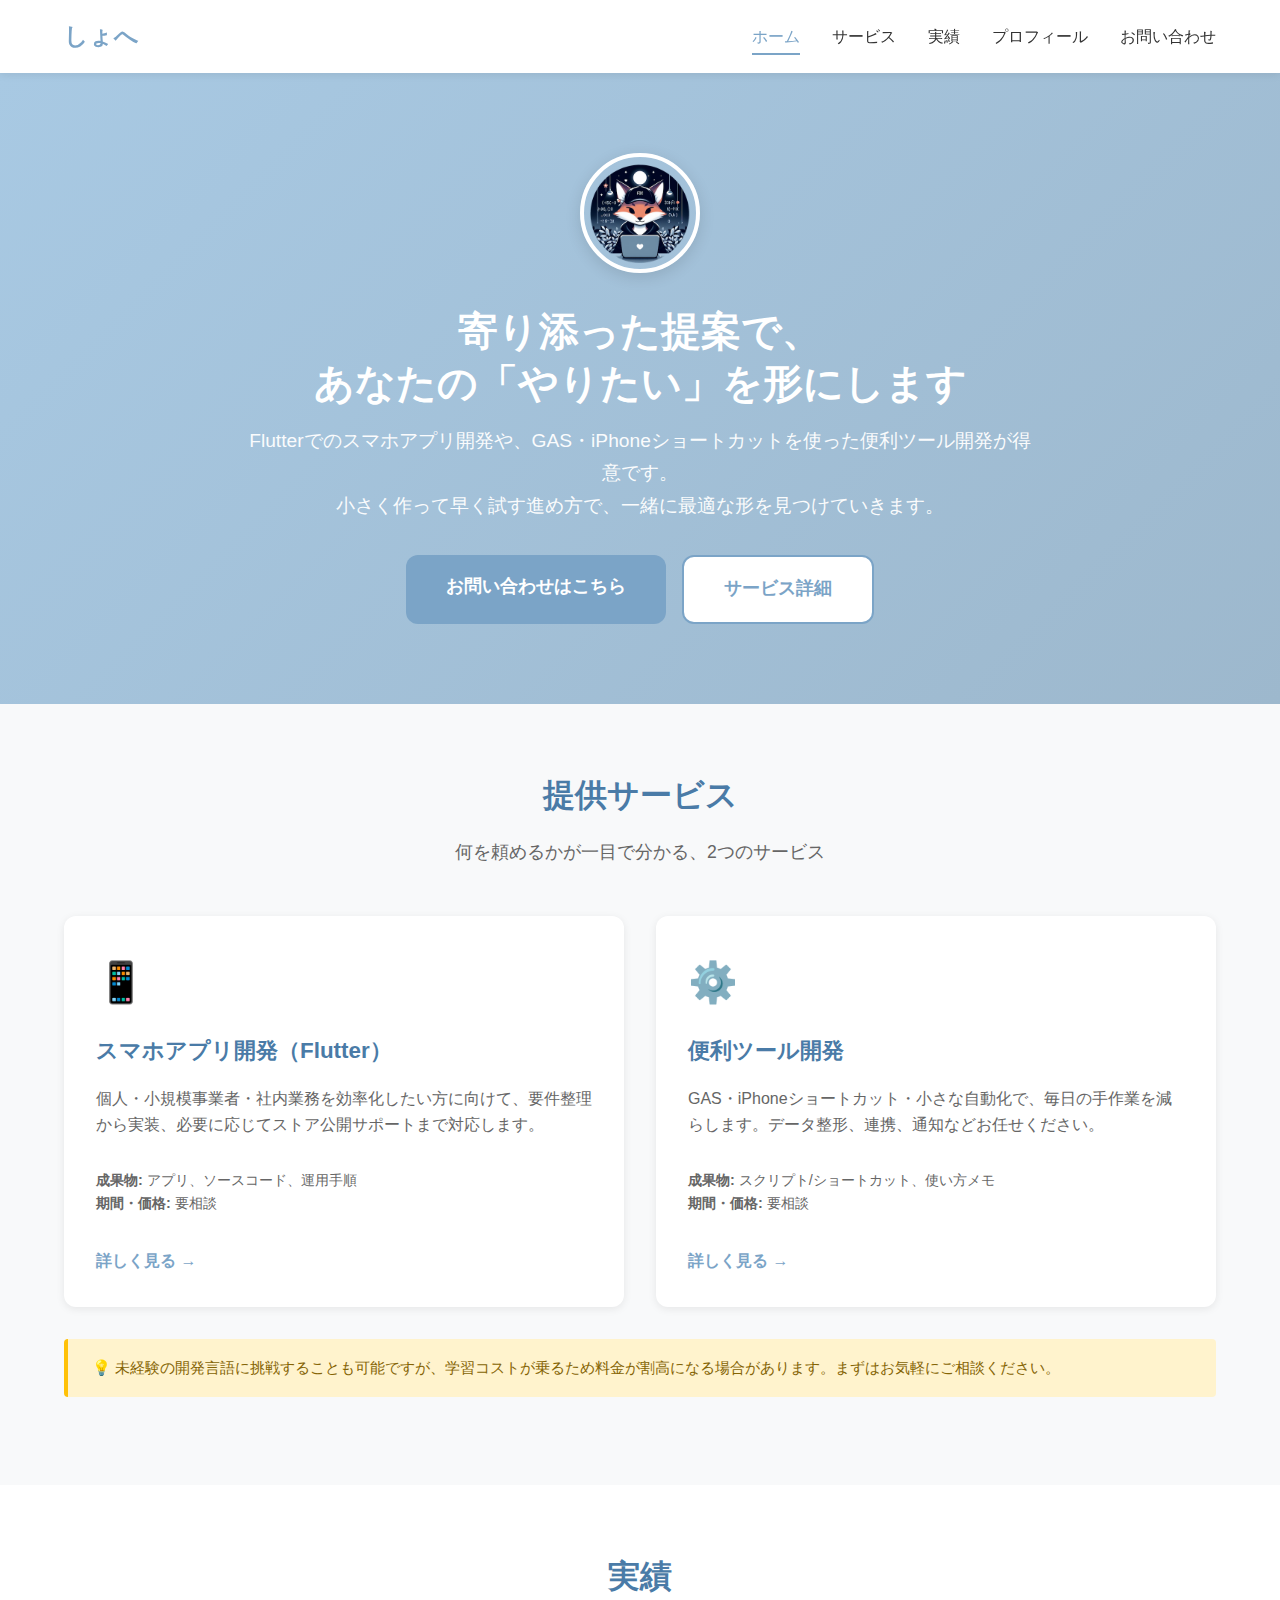
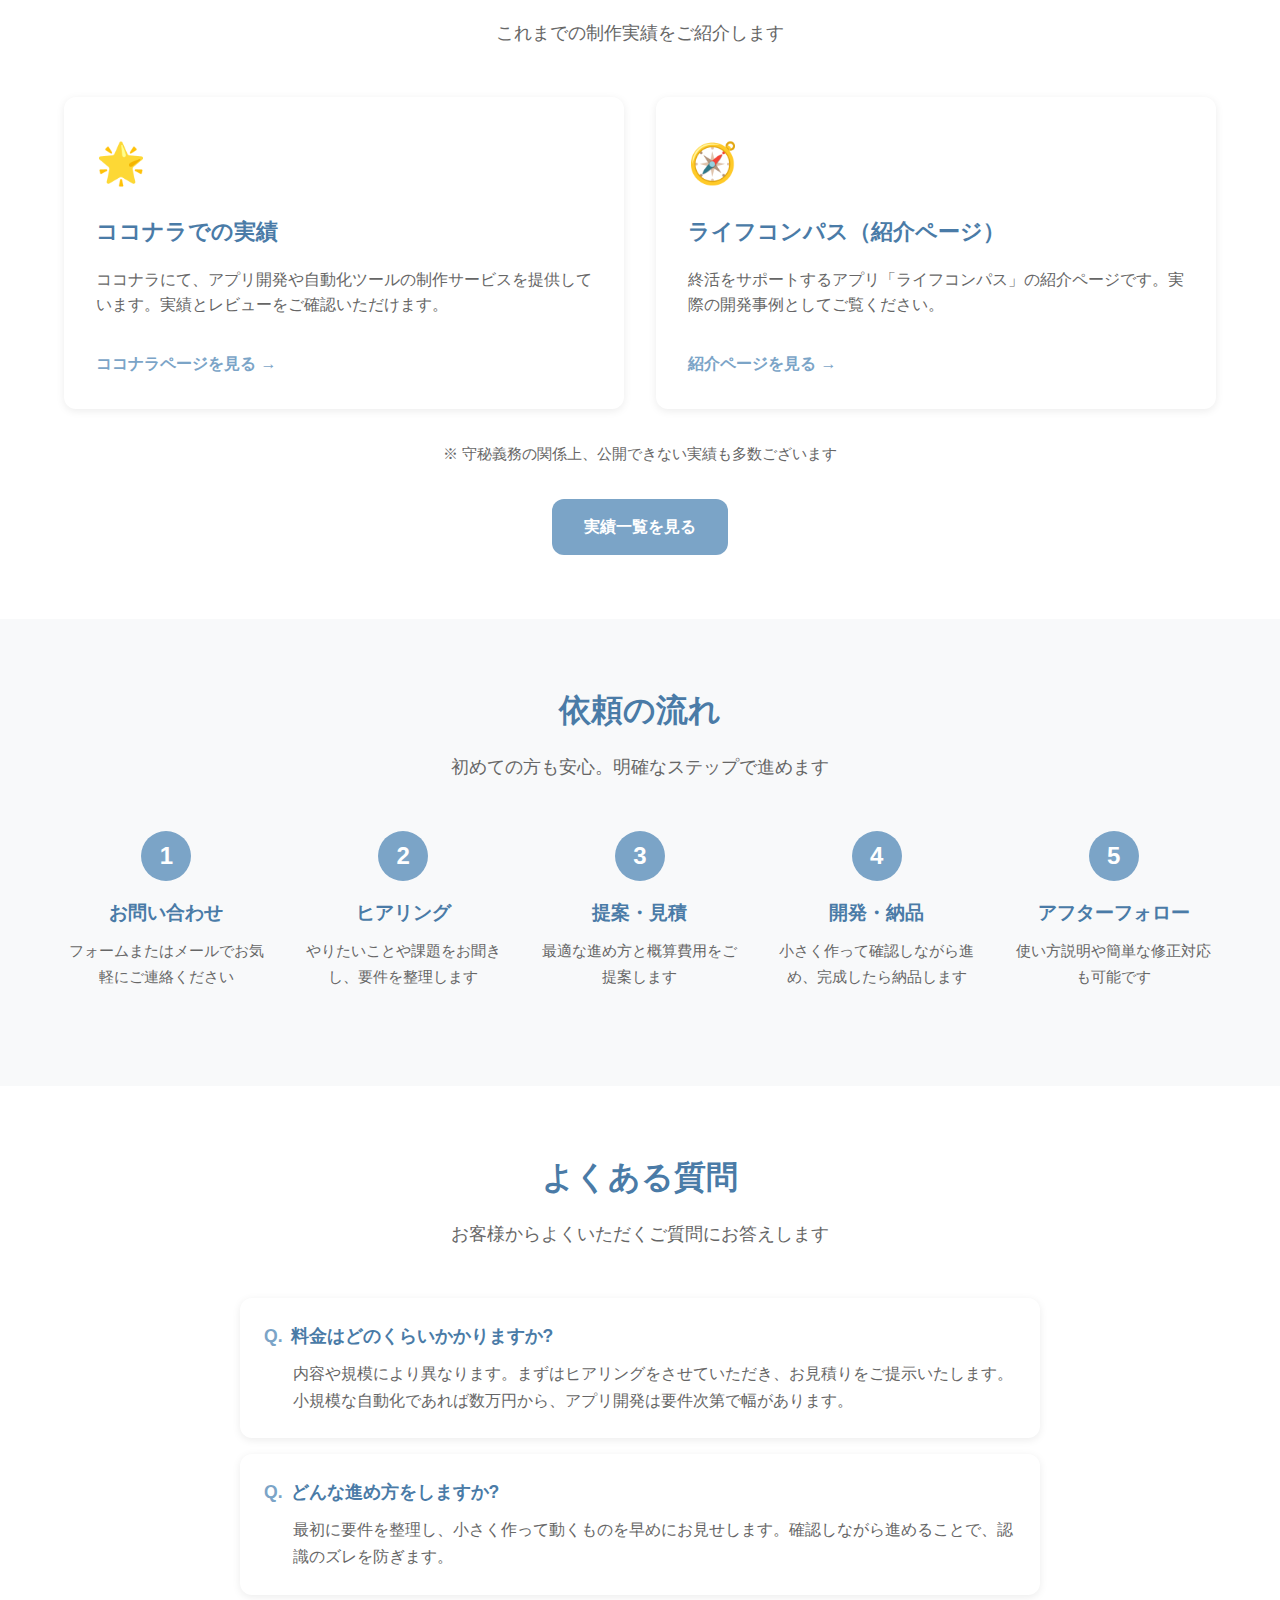
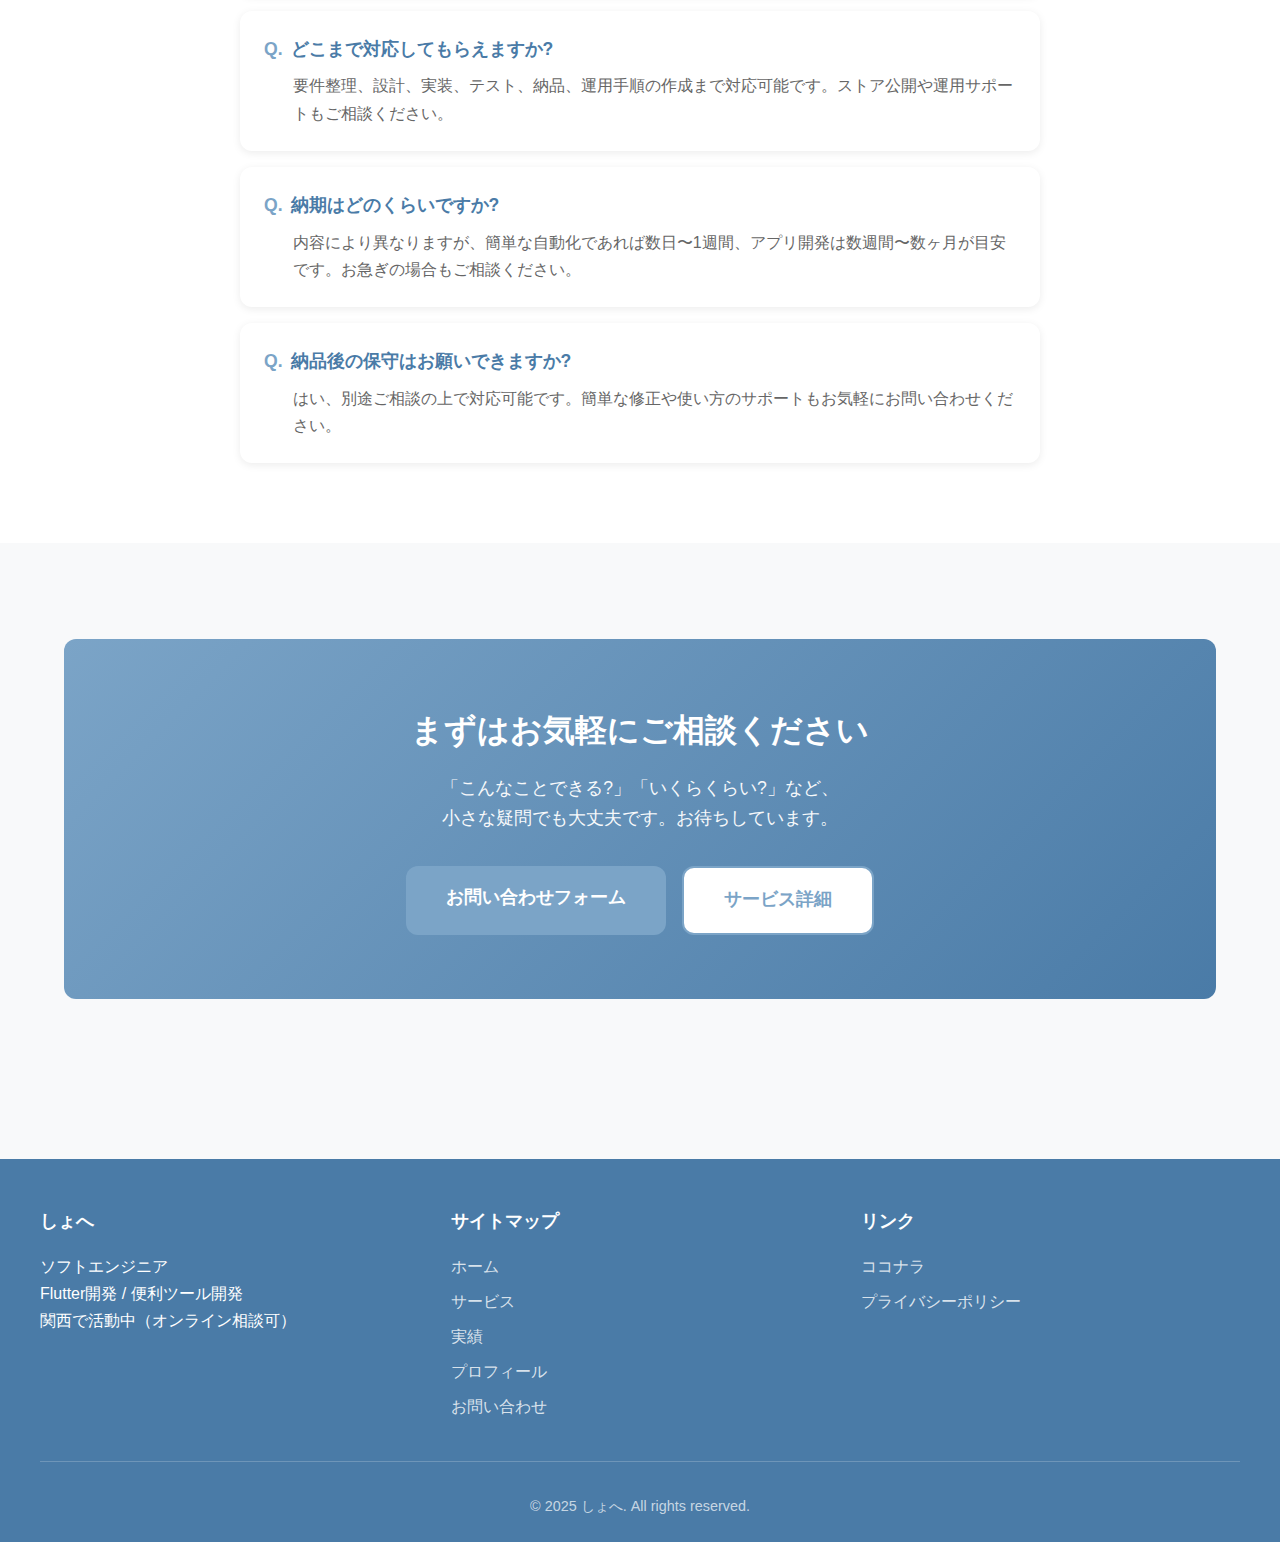
<file: index.html>
<!DOCTYPE html>
<html lang="ja">
<head>
  <meta charset="UTF-8">
  <meta name="viewport" content="width=device-width, initial-scale=1.0">
  <meta name="description" content="ソフトエンジニア しょへ - Flutterアプリ開発、便利ツール開発（GAS/iPhoneショートカット）を承ります。関西で活動中。オンライン相談可能。">
  <meta name="keywords" content="Flutter,アプリ開発,GAS,iPhoneショートカット,自動化,関西,エンジニア">
  <title>しょへ - ソフトエンジニア | Flutter開発・便利ツール開発</title>

  <!-- OGP -->
  <meta property="og:title" content="しょへ - ソフトエンジニア | Flutter開発・便利ツール開発">
  <meta property="og:description" content="Flutterアプリ開発、便利ツール開発（GAS/iPhoneショートカット）を承ります。お客様に寄り添った提案が得意です。">
  <meta property="og:type" content="website">
  <meta property="og:url" content="https://yourusername.github.io/home/">
  <meta property="og:image" content="https://yourusername.github.io/home/assets/ogp.png">
  <meta property="og:site_name" content="しょへ - ソフトエンジニア">
  <meta property="og:locale" content="ja_JP">

  <!-- Twitter Card -->
  <meta name="twitter:card" content="summary_large_image">
  <meta name="twitter:title" content="しょへ - ソフトエンジニア | Flutter開発・便利ツール開発">
  <meta name="twitter:description" content="Flutterアプリ開発、便利ツール開発（GAS/iPhoneショートカット）を承ります。">
  <meta name="twitter:image" content="https://yourusername.github.io/home/assets/ogp.png">

  <!-- Favicon -->
  <link rel="icon" type="image/png" href="assets/favicon.png">
  <link rel="apple-touch-icon" href="assets/favicon.png">

  <!-- Stylesheet -->
  <link rel="stylesheet" href="styles.css">
</head>
<body>
  <!-- ヘッダー -->
  <header>
    <div class="header-container">
      <a href="index.html" class="logo">しょへ</a>
      <button class="hamburger" aria-label="メニュー">
        <span></span>
        <span></span>
        <span></span>
      </button>
      <nav>
        <ul>
          <li><a href="index.html">ホーム</a></li>
          <li><a href="services.html">サービス</a></li>
          <li><a href="works.html">実績</a></li>
          <li><a href="about.html">プロフィール</a></li>
          <li><a href="contact.html">お問い合わせ</a></li>
        </ul>
      </nav>
    </div>
  </header>

  <!-- ヒーローセクション -->
  <section class="hero">
    <div class="hero-content">
      <div class="hero-profile">
        <img src="design/SNSアイコン透過.png" alt="しょへのプロフィール画像" class="hero-profile-img">
      </div>
      <h1>寄り添った提案で、<br>あなたの「やりたい」を形にします</h1>
      <p>Flutterでのスマホアプリ開発や、GAS・iPhoneショートカットを使った便利ツール開発が得意です。<br>
      小さく作って早く試す進め方で、一緒に最適な形を見つけていきます。</p>
      <div class="cta-buttons">
        <a href="https://forms.gle/dMRcMFJDeiWTYu1V7" target="_blank" rel="noopener noreferrer" class="btn btn-primary btn-large">お問い合わせはこちら</a>
        <a href="services.html" class="btn btn-secondary btn-large">サービス詳細</a>
      </div>
    </div>
  </section>

  <!-- サービス概要 -->
  <section class="section">
    <div class="container">
      <h2 class="section-title">提供サービス</h2>
      <p class="section-subtitle">何を頼めるかが一目で分かる、2つのサービス</p>

      <div class="card-grid">
        <!-- サービス1: スマホアプリ開発 -->
        <div class="card">
          <div class="card-icon">📱</div>
          <h3>スマホアプリ開発（Flutter）</h3>
          <p>個人・小規模事業者・社内業務を効率化したい方に向けて、要件整理から実装、必要に応じてストア公開サポートまで対応します。</p>
          <p class="card-meta"><strong>成果物:</strong> アプリ、ソースコード、運用手順<br>
          <strong>期間・価格:</strong> 要相談</p>
          <a href="services.html" class="card-link">詳しく見る</a>
        </div>

        <!-- サービス2: 便利ツール開発 -->
        <div class="card">
          <div class="card-icon">⚙️</div>
          <h3>便利ツール開発</h3>
          <p>GAS・iPhoneショートカット・小さな自動化で、毎日の手作業を減らします。データ整形、連携、通知などお任せください。</p>
          <p class="card-meta"><strong>成果物:</strong> スクリプト/ショートカット、使い方メモ<br>
          <strong>期間・価格:</strong> 要相談</p>
          <a href="services.html" class="card-link">詳しく見る</a>
        </div>
      </div>

      <div class="notice">
        <p>💡 未経験の開発言語に挑戦することも可能ですが、学習コストが乗るため料金が割高になる場合があります。まずはお気軽にご相談ください。</p>
      </div>
    </div>
  </section>

  <!-- 実績ハイライト -->
  <section class="section" style="background-color: var(--bg-secondary);">
    <div class="container">
      <h2 class="section-title">実績</h2>
      <p class="section-subtitle">これまでの制作実績をご紹介します</p>

      <div class="card-grid">
        <!-- ココナラ -->
        <div class="card">
          <div class="card-icon">🌟</div>
          <h3>ココナラでの実績</h3>
          <p>ココナラにて、アプリ開発や自動化ツールの制作サービスを提供しています。実績とレビューをご確認いただけます。</p>
          <a href="https://coconala.com/users/1224378" target="_blank" rel="noopener noreferrer" class="card-link">ココナラページを見る</a>
        </div>

        <!-- ライフコンパス -->
        <div class="card">
          <div class="card-icon">🧭</div>
          <h3>ライフコンパス（紹介ページ）</h3>
          <p>終活をサポートするアプリ「ライフコンパス」の紹介ページです。実際の開発事例としてご覧ください。</p>
          <a href="https://x.gd/PM8E2" target="_blank" rel="noopener noreferrer" class="card-link">紹介ページを見る</a>
        </div>
      </div>

      <p class="text-center mt-2" style="color: var(--text-light); font-size: 0.95rem;">※ 守秘義務の関係上、公開できない実績も多数ございます</p>

      <div class="text-center mt-2">
        <a href="works.html" class="btn btn-primary">実績一覧を見る</a>
      </div>
    </div>
  </section>

  <!-- 依頼の流れ -->
  <section class="section">
    <div class="container">
      <h2 class="section-title">依頼の流れ</h2>
      <p class="section-subtitle">初めての方も安心。明確なステップで進めます</p>

      <div class="steps">
        <div class="step">
          <div class="step-number">1</div>
          <h3>お問い合わせ</h3>
          <p>フォームまたはメールでお気軽にご連絡ください</p>
        </div>

        <div class="step">
          <div class="step-number">2</div>
          <h3>ヒアリング</h3>
          <p>やりたいことや課題をお聞きし、要件を整理します</p>
        </div>

        <div class="step">
          <div class="step-number">3</div>
          <h3>提案・見積</h3>
          <p>最適な進め方と概算費用をご提案します</p>
        </div>

        <div class="step">
          <div class="step-number">4</div>
          <h3>開発・納品</h3>
          <p>小さく作って確認しながら進め、完成したら納品します</p>
        </div>

        <div class="step">
          <div class="step-number">5</div>
          <h3>アフターフォロー</h3>
          <p>使い方説明や簡単な修正対応も可能です</p>
        </div>
      </div>
    </div>
  </section>

  <!-- FAQ -->
  <section class="section" style="background-color: var(--bg-secondary);">
    <div class="container">
      <h2 class="section-title">よくある質問</h2>
      <p class="section-subtitle">お客様からよくいただくご質問にお答えします</p>

      <div class="faq-list">
        <div class="faq-item">
          <div class="faq-question">料金はどのくらいかかりますか?</div>
          <div class="faq-answer">内容や規模により異なります。まずはヒアリングをさせていただき、お見積りをご提示いたします。小規模な自動化であれば数万円から、アプリ開発は要件次第で幅があります。</div>
        </div>

        <div class="faq-item">
          <div class="faq-question">どんな進め方をしますか?</div>
          <div class="faq-answer">最初に要件を整理し、小さく作って動くものを早めにお見せします。確認しながら進めることで、認識のズレを防ぎます。</div>
        </div>

        <div class="faq-item">
          <div class="faq-question">どこまで対応してもらえますか?</div>
          <div class="faq-answer">要件整理、設計、実装、テスト、納品、運用手順の作成まで対応可能です。ストア公開や運用サポートもご相談ください。</div>
        </div>

        <div class="faq-item">
          <div class="faq-question">納期はどのくらいですか?</div>
          <div class="faq-answer">内容により異なりますが、簡単な自動化であれば数日〜1週間、アプリ開発は数週間〜数ヶ月が目安です。お急ぎの場合もご相談ください。</div>
        </div>

        <div class="faq-item">
          <div class="faq-question">納品後の保守はお願いできますか?</div>
          <div class="faq-answer">はい、別途ご相談の上で対応可能です。簡単な修正や使い方のサポートもお気軽にお問い合わせください。</div>
        </div>
      </div>
    </div>
  </section>

  <!-- CTA -->
  <section class="section">
    <div class="container">
      <div class="cta-section">
        <h2>まずはお気軽にご相談ください</h2>
        <p>「こんなことできる?」「いくらくらい?」など、<br>小さな疑問でも大丈夫です。お待ちしています。</p>
        <div class="cta-buttons">
          <a href="https://forms.gle/dMRcMFJDeiWTYu1V7" target="_blank" rel="noopener noreferrer" class="btn btn-primary btn-large">お問い合わせフォーム</a>
          <a href="services.html" class="btn btn-secondary btn-large">サービス詳細</a>
        </div>
      </div>
    </div>
  </section>

  <!-- フッター -->
  <footer>
    <div class="footer-container">
      <div class="footer-content">
        <div class="footer-section">
          <h3>しょへ</h3>
          <p>ソフトエンジニア<br>Flutter開発 / 便利ツール開発<br>関西で活動中（オンライン相談可）</p>
        </div>

        <div class="footer-section">
          <h3>サイトマップ</h3>
          <ul>
            <li><a href="index.html">ホーム</a></li>
            <li><a href="services.html">サービス</a></li>
            <li><a href="works.html">実績</a></li>
            <li><a href="about.html">プロフィール</a></li>
            <li><a href="contact.html">お問い合わせ</a></li>
          </ul>
        </div>

        <div class="footer-section">
          <h3>リンク</h3>
          <ul>
            <li><a href="https://coconala.com/users/1224378" target="_blank" rel="noopener noreferrer">ココナラ</a></li>
            <li><a href="privacy.html">プライバシーポリシー</a></li>
          </ul>
        </div>
      </div>

      <div class="footer-bottom">
        <p>&copy; 2025 しょへ. All rights reserved.</p>
      </div>
    </div>
  </footer>

  <!-- JavaScript -->
  <script src="script.js"></script>
</body>
</html>
</file>
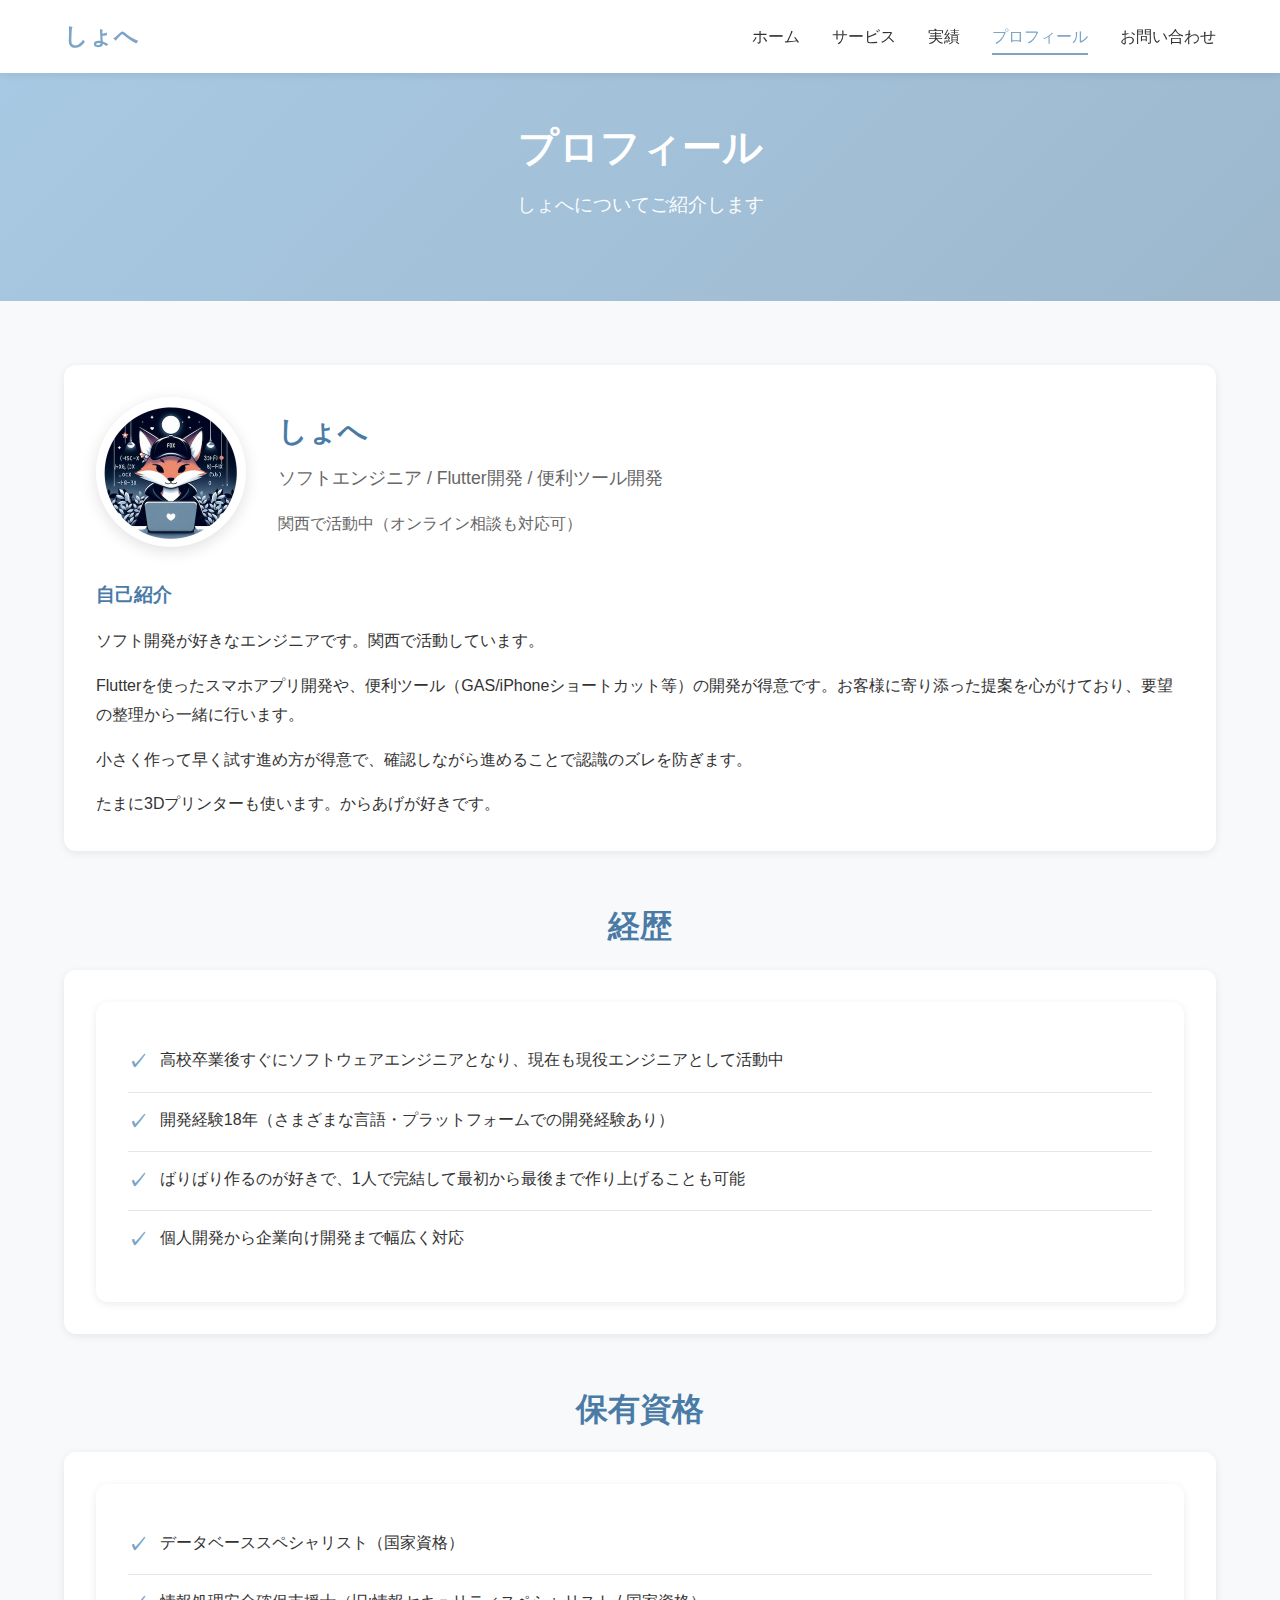
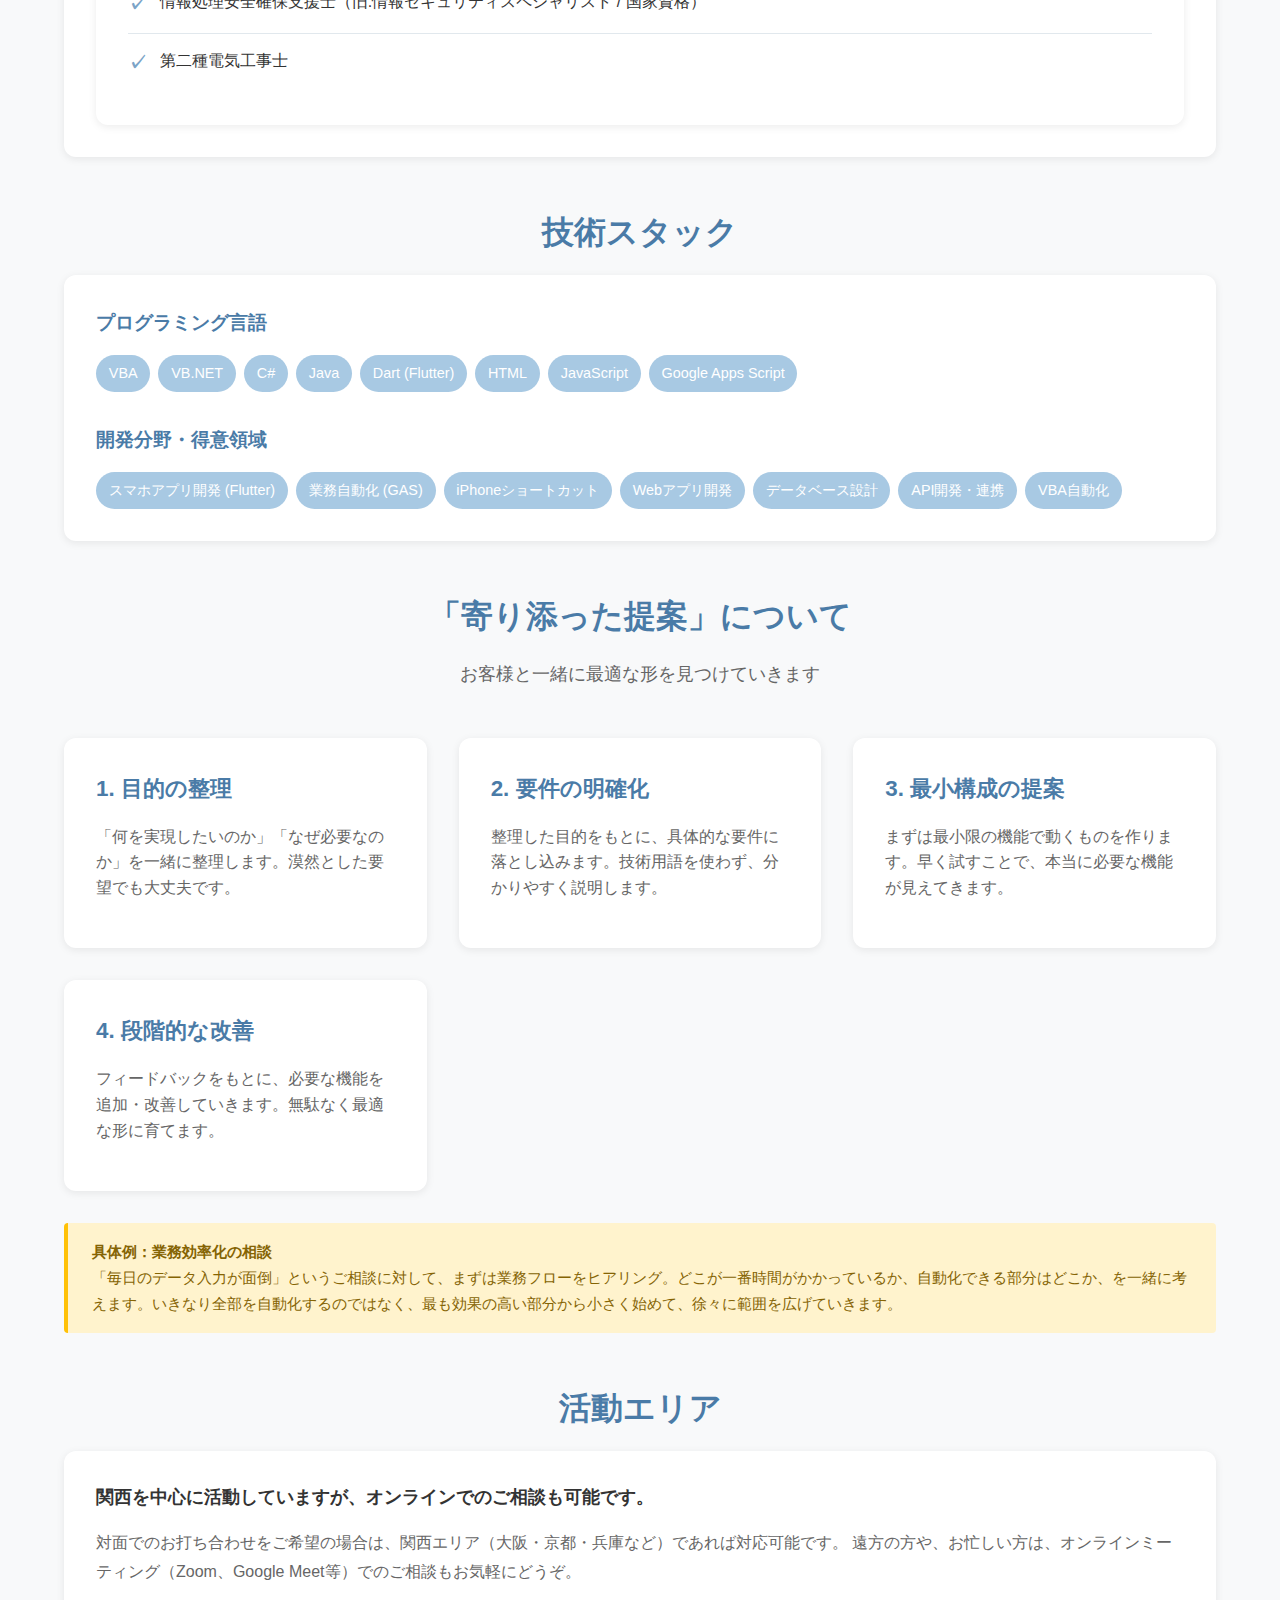
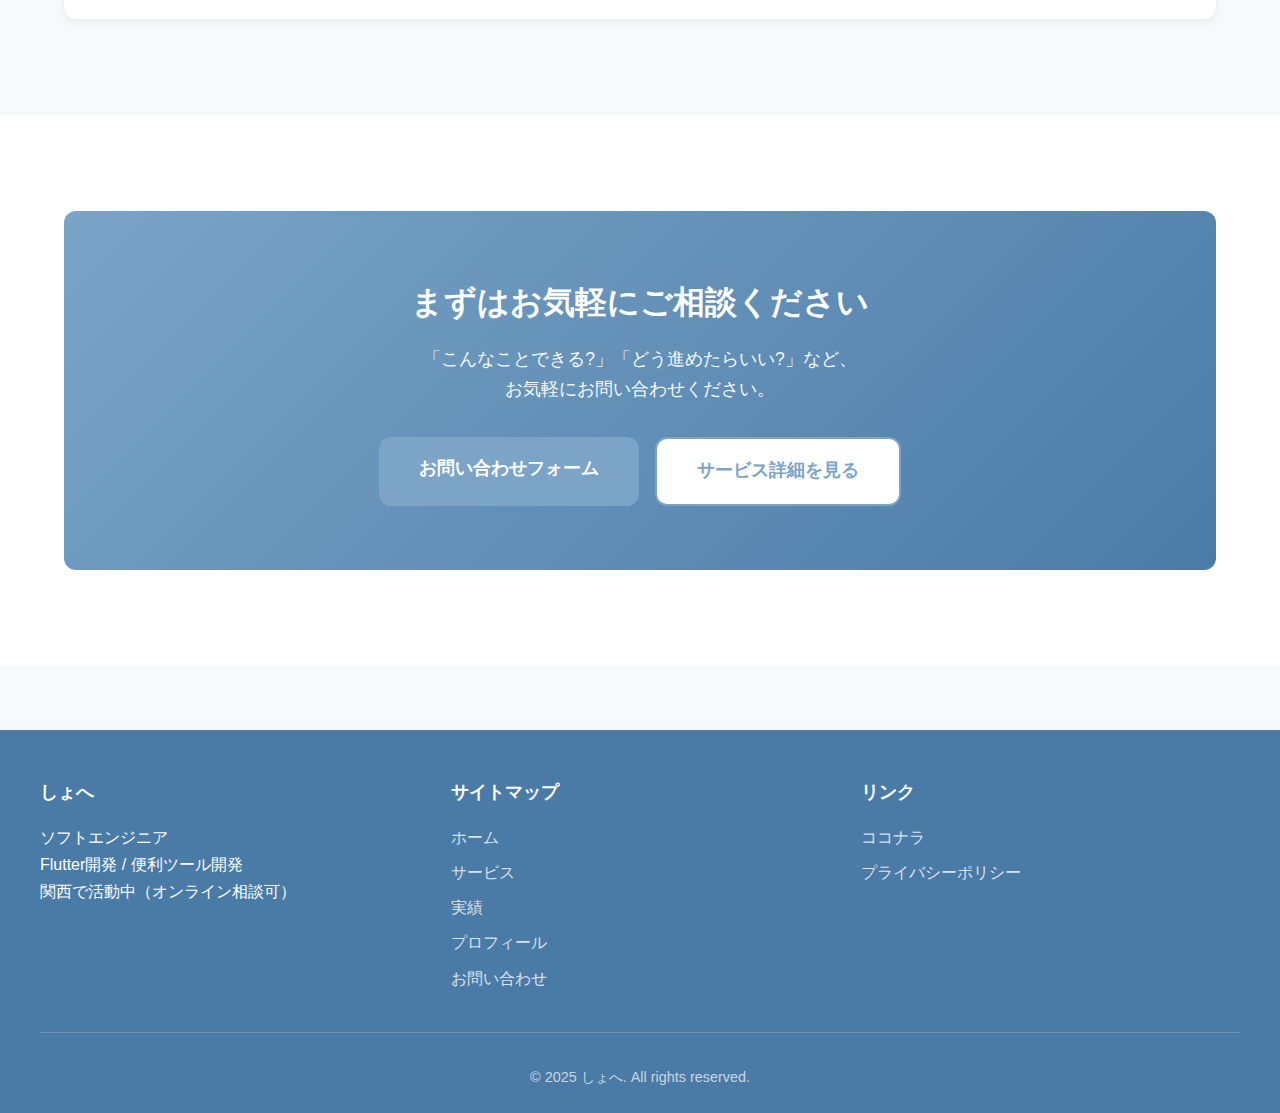
<file: about.html>
<!DOCTYPE html>
<html lang="ja">
<head>
  <meta charset="UTF-8">
  <meta name="viewport" content="width=device-width, initial-scale=1.0">
  <meta name="description" content="しょへのプロフィール。開発経験18年、関西で活動中のソフトエンジニア。資格や技術スタック、寄り添った提案についてご紹介します。">
  <meta name="keywords" content="プロフィール,エンジニア,Flutter,開発経験,資格">
  <title>プロフィール | しょへ - ソフトエンジニア</title>

  <!-- OGP -->
  <meta property="og:title" content="プロフィール | しょへ - ソフトエンジニア">
  <meta property="og:description" content="しょへのプロフィール。開発経験18年、関西で活動中のソフトエンジニアです。">
  <meta property="og:type" content="website">
  <meta property="og:url" content="https://yourusername.github.io/home/about.html">
  <meta property="og:image" content="https://yourusername.github.io/home/assets/ogp.png">

  <!-- Favicon -->
  <link rel="icon" type="image/png" href="assets/favicon.png">
  <link rel="apple-touch-icon" href="assets/favicon.png">

  <!-- Stylesheet -->
  <link rel="stylesheet" href="styles.css">
</head>
<body>
  <!-- ヘッダー -->
  <header>
    <div class="header-container">
      <a href="index.html" class="logo">しょへ</a>
      <button class="hamburger" aria-label="メニュー">
        <span></span>
        <span></span>
        <span></span>
      </button>
      <nav>
        <ul>
          <li><a href="index.html">ホーム</a></li>
          <li><a href="services.html">サービス</a></li>
          <li><a href="works.html">実績</a></li>
          <li><a href="about.html">プロフィール</a></li>
          <li><a href="contact.html">お問い合わせ</a></li>
        </ul>
      </nav>
    </div>
  </header>

  <!-- ページヘッダー -->
  <section class="hero" style="padding: 3rem 1.5rem;">
    <div class="hero-content">
      <h1>プロフィール</h1>
      <p>しょへについてご紹介します</p>
    </div>
  </section>

  <!-- プロフィール詳細 -->
  <section class="section">
    <div class="container">
      <!-- 基本情報 -->
      <div class="profile-section">
        <div class="profile-header">
          <img src="design/SNSアイコン透過.png" alt="しょへのプロフィール画像" class="profile-img">
          <div class="profile-info">
            <h2>しょへ</h2>
            <p class="profile-subtitle">ソフトエンジニア / Flutter開発 / 便利ツール開発</p>
            <p style="margin-top: 1rem; color: var(--text-light);">
              関西で活動中（オンライン相談も対応可）
            </p>
          </div>
        </div>

        <div style="margin-top: 2rem;">
          <h3 style="margin-bottom: 1rem; color: var(--primary-dark);">自己紹介</h3>
          <p style="line-height: 1.8; margin-bottom: 1rem;">
            ソフト開発が好きなエンジニアです。関西で活動しています。
          </p>
          <p style="line-height: 1.8; margin-bottom: 1rem;">
            Flutterを使ったスマホアプリ開発や、便利ツール（GAS/iPhoneショートカット等）の開発が得意です。お客様に寄り添った提案を心がけており、要望の整理から一緒に行います。
          </p>
          <p style="line-height: 1.8; margin-bottom: 1rem;">
            小さく作って早く試す進め方が得意で、確認しながら進めることで認識のズレを防ぎます。
          </p>
          <p style="line-height: 1.8;">
            たまに3Dプリンターも使います。からあげが好きです。
          </p>
        </div>
      </div>

      <!-- 経歴 -->
      <div style="margin-top: 3rem;">
        <h2 class="section-title">経歴</h2>
        <div class="profile-section">
          <ul class="info-list">
            <li>高校卒業後すぐにソフトウェアエンジニアとなり、現在も現役エンジニアとして活動中</li>
            <li>開発経験18年（さまざまな言語・プラットフォームでの開発経験あり）</li>
            <li>ばりばり作るのが好きで、1人で完結して最初から最後まで作り上げることも可能</li>
            <li>個人開発から企業向け開発まで幅広く対応</li>
          </ul>
        </div>
      </div>

      <!-- 資格 -->
      <div style="margin-top: 3rem;">
        <h2 class="section-title">保有資格</h2>
        <div class="profile-section">
          <ul class="info-list">
            <li>データベーススペシャリスト（国家資格）</li>
            <li>情報処理安全確保支援士（旧:情報セキュリティスペシャリスト / 国家資格）</li>
            <li>第二種電気工事士</li>
          </ul>
        </div>
      </div>

      <!-- 技術スタック -->
      <div style="margin-top: 3rem;">
        <h2 class="section-title">技術スタック</h2>
        <div class="profile-section">
          <h3 style="margin-bottom: 1rem; color: var(--primary-dark);">プログラミング言語</h3>
          <div class="tags">
            <span class="tag">VBA</span>
            <span class="tag">VB.NET</span>
            <span class="tag">C#</span>
            <span class="tag">Java</span>
            <span class="tag">Dart (Flutter)</span>
            <span class="tag">HTML</span>
            <span class="tag">JavaScript</span>
            <span class="tag">Google Apps Script</span>
          </div>

          <h3 style="margin-top: 2rem; margin-bottom: 1rem; color: var(--primary-dark);">開発分野・得意領域</h3>
          <div class="tags">
            <span class="tag">スマホアプリ開発 (Flutter)</span>
            <span class="tag">業務自動化 (GAS)</span>
            <span class="tag">iPhoneショートカット</span>
            <span class="tag">Webアプリ開発</span>
            <span class="tag">データベース設計</span>
            <span class="tag">API開発・連携</span>
            <span class="tag">VBA自動化</span>
          </div>
        </div>
      </div>

      <!-- 寄り添った提案について -->
      <div style="margin-top: 3rem;">
        <h2 class="section-title">「寄り添った提案」について</h2>
        <p class="section-subtitle">お客様と一緒に最適な形を見つけていきます</p>

        <div class="card-grid">
          <div class="card">
            <h3>1. 目的の整理</h3>
            <p>「何を実現したいのか」「なぜ必要なのか」を一緒に整理します。漠然とした要望でも大丈夫です。</p>
          </div>

          <div class="card">
            <h3>2. 要件の明確化</h3>
            <p>整理した目的をもとに、具体的な要件に落とし込みます。技術用語を使わず、分かりやすく説明します。</p>
          </div>

          <div class="card">
            <h3>3. 最小構成の提案</h3>
            <p>まずは最小限の機能で動くものを作ります。早く試すことで、本当に必要な機能が見えてきます。</p>
          </div>

          <div class="card">
            <h3>4. 段階的な改善</h3>
            <p>フィードバックをもとに、必要な機能を追加・改善していきます。無駄なく最適な形に育てます。</p>
          </div>
        </div>

        <div class="notice" style="margin-top: 2rem;">
          <p><strong>具体例：業務効率化の相談</strong></p>
          <p>「毎日のデータ入力が面倒」というご相談に対して、まずは業務フローをヒアリング。どこが一番時間がかかっているか、自動化できる部分はどこか、を一緒に考えます。いきなり全部を自動化するのではなく、最も効果の高い部分から小さく始めて、徐々に範囲を広げていきます。</p>
        </div>
      </div>

      <!-- 活動エリア -->
      <div style="margin-top: 3rem;">
        <h2 class="section-title">活動エリア</h2>
        <div class="profile-section">
          <p style="font-size: 1.1rem; margin-bottom: 1rem;">
            <strong>関西を中心に活動していますが、オンラインでのご相談も可能です。</strong>
          </p>
          <p style="color: var(--text-light); line-height: 1.8;">
            対面でのお打ち合わせをご希望の場合は、関西エリア（大阪・京都・兵庫など）であれば対応可能です。
            遠方の方や、お忙しい方は、オンラインミーティング（Zoom、Google Meet等）でのご相談もお気軽にどうぞ。
          </p>
        </div>
      </div>
    </div>
  </section>

  <!-- CTA -->
  <section class="section" style="background-color: var(--bg-secondary);">
    <div class="container">
      <div class="cta-section">
        <h2>まずはお気軽にご相談ください</h2>
        <p>「こんなことできる?」「どう進めたらいい?」など、<br>お気軽にお問い合わせください。</p>
        <div class="cta-buttons">
          <a href="https://forms.gle/dMRcMFJDeiWTYu1V7" target="_blank" rel="noopener noreferrer" class="btn btn-primary btn-large">お問い合わせフォーム</a>
          <a href="services.html" class="btn btn-secondary btn-large">サービス詳細を見る</a>
        </div>
      </div>
    </div>
  </section>

  <!-- フッター -->
  <footer>
    <div class="footer-container">
      <div class="footer-content">
        <div class="footer-section">
          <h3>しょへ</h3>
          <p>ソフトエンジニア<br>Flutter開発 / 便利ツール開発<br>関西で活動中（オンライン相談可）</p>
        </div>

        <div class="footer-section">
          <h3>サイトマップ</h3>
          <ul>
            <li><a href="index.html">ホーム</a></li>
            <li><a href="services.html">サービス</a></li>
            <li><a href="works.html">実績</a></li>
            <li><a href="about.html">プロフィール</a></li>
            <li><a href="contact.html">お問い合わせ</a></li>
          </ul>
        </div>

        <div class="footer-section">
          <h3>リンク</h3>
          <ul>
            <li><a href="https://coconala.com/users/1224378" target="_blank" rel="noopener noreferrer">ココナラ</a></li>
            <li><a href="privacy.html">プライバシーポリシー</a></li>
          </ul>
        </div>
      </div>

      <div class="footer-bottom">
        <p>&copy; 2025 しょへ. All rights reserved.</p>
      </div>
    </div>
  </footer>

  <!-- JavaScript -->
  <script src="script.js"></script>
</body>
</html>
</file>
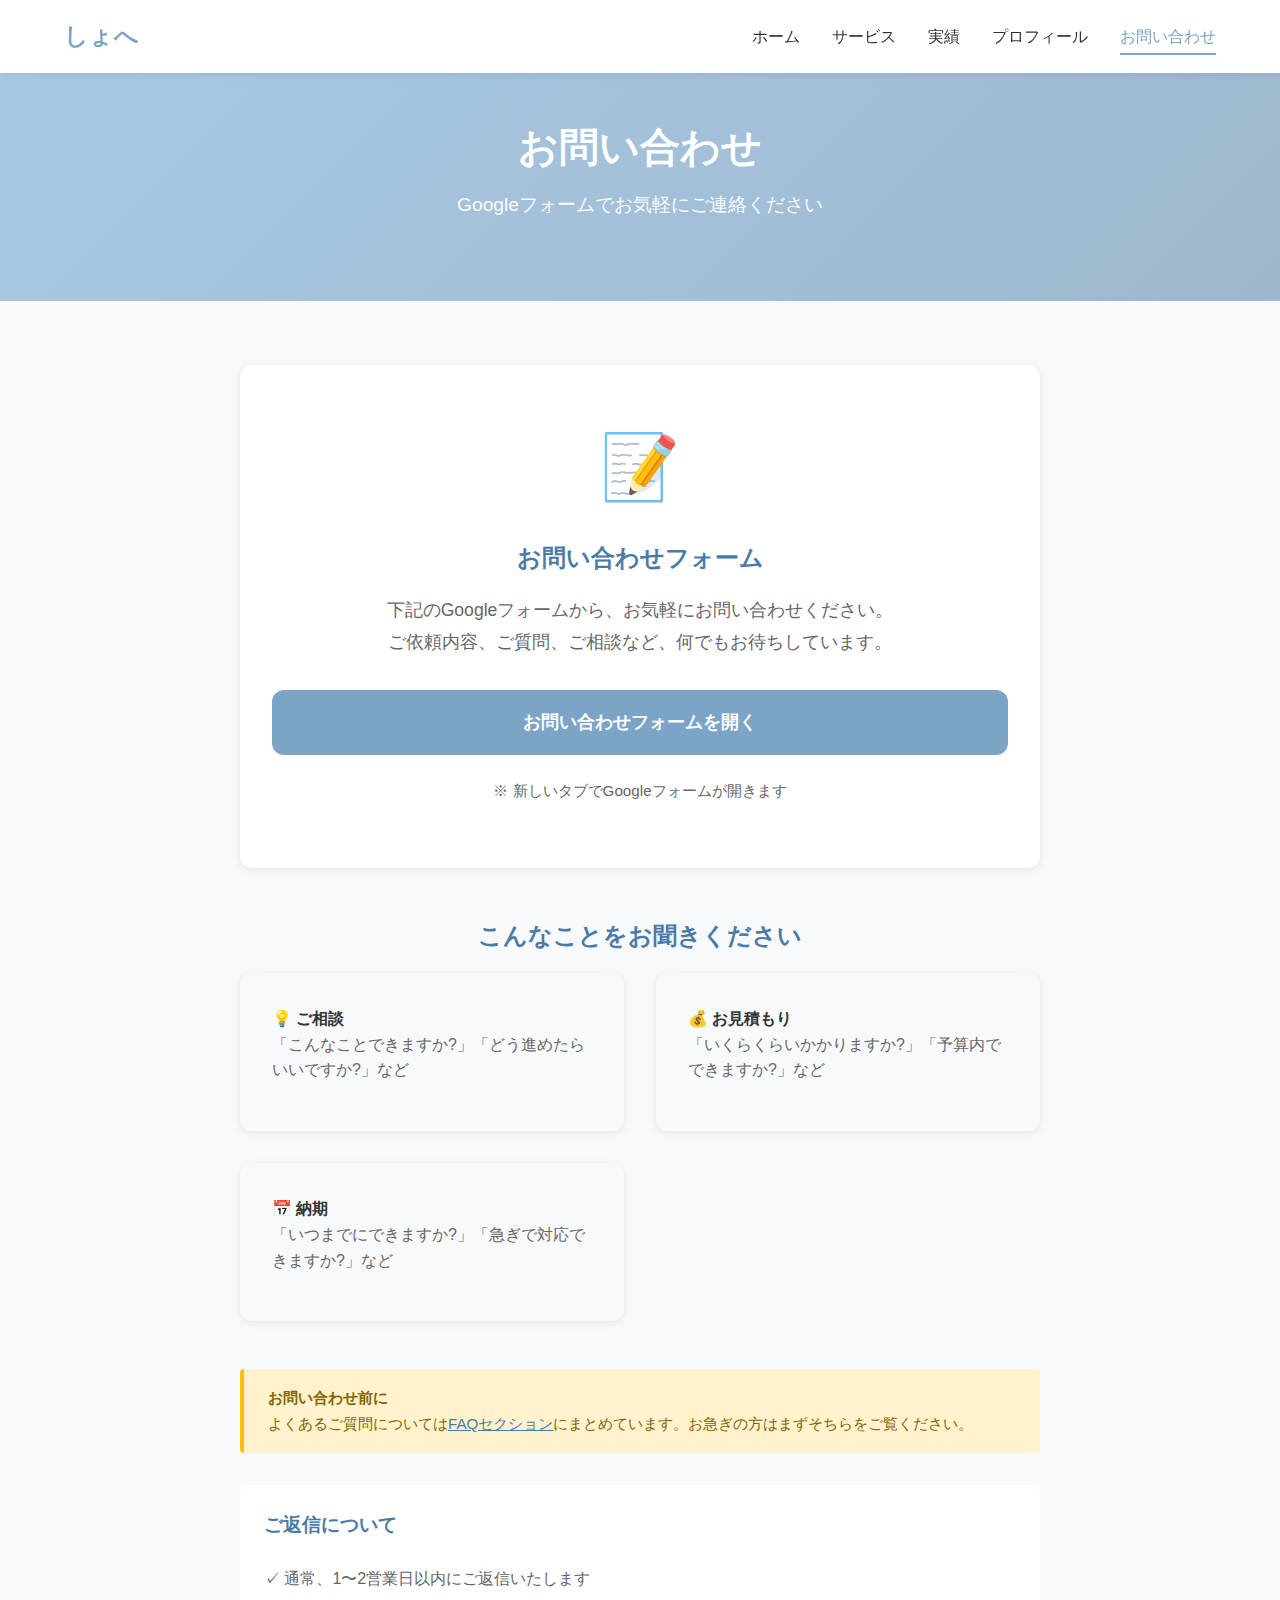
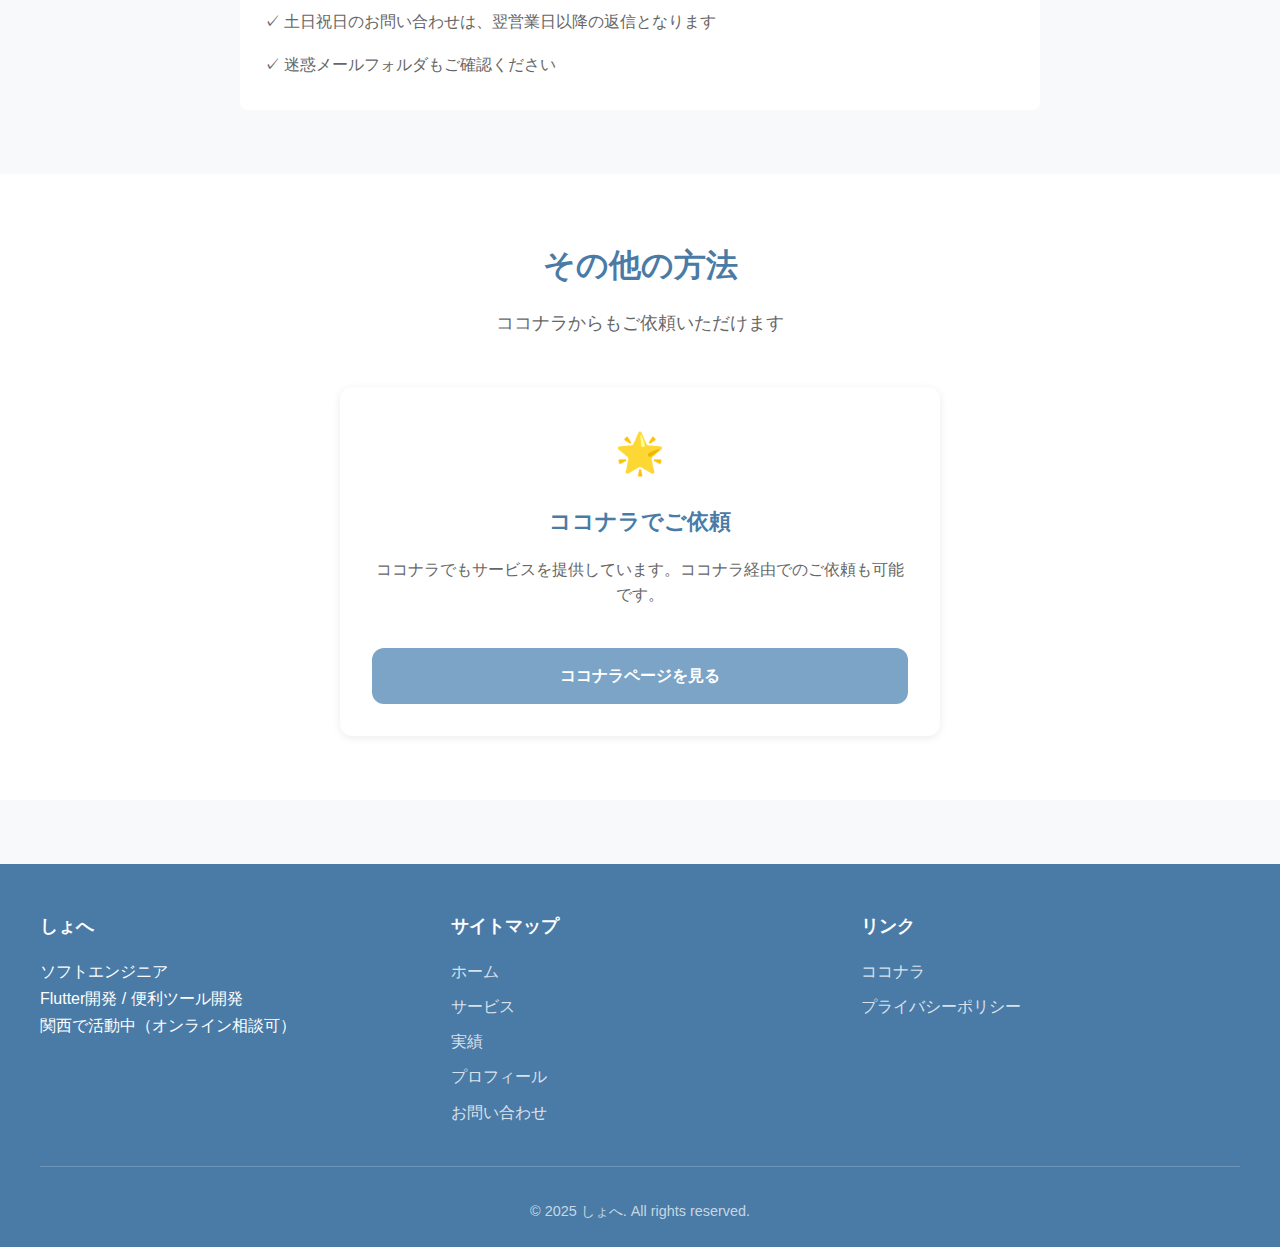
<file: contact.html>
<!DOCTYPE html>
<html lang="ja">
<head>
  <meta charset="UTF-8">
  <meta name="viewport" content="width=device-width, initial-scale=1.0">
  <meta name="description" content="しょへへのお問い合わせはこちら。フォームまたはメールでお気軽にご連絡ください。Flutter開発・便利ツール開発のご相談を承ります。">
  <meta name="keywords" content="お問い合わせ,相談,依頼,Flutter,開発">
  <title>お問い合わせ | しょへ - ソフトエンジニア</title>

  <!-- OGP -->
  <meta property="og:title" content="お問い合わせ | しょへ - ソフトエンジニア">
  <meta property="og:description" content="Flutter開発・便利ツール開発のご相談はお気軽にどうぞ。">
  <meta property="og:type" content="website">
  <meta property="og:url" content="https://yourusername.github.io/home/contact.html">
  <meta property="og:image" content="https://yourusername.github.io/home/assets/ogp.png">

  <!-- Favicon -->
  <link rel="icon" type="image/png" href="assets/favicon.png">
  <link rel="apple-touch-icon" href="assets/favicon.png">

  <!-- Stylesheet -->
  <link rel="stylesheet" href="styles.css">
</head>
<body>
  <!-- ヘッダー -->
  <header>
    <div class="header-container">
      <a href="index.html" class="logo">しょへ</a>
      <button class="hamburger" aria-label="メニュー">
        <span></span>
        <span></span>
        <span></span>
      </button>
      <nav>
        <ul>
          <li><a href="index.html">ホーム</a></li>
          <li><a href="services.html">サービス</a></li>
          <li><a href="works.html">実績</a></li>
          <li><a href="about.html">プロフィール</a></li>
          <li><a href="contact.html">お問い合わせ</a></li>
        </ul>
      </nav>
    </div>
  </header>

  <!-- ページヘッダー -->
  <section class="hero" style="padding: 3rem 1.5rem;">
    <div class="hero-content">
      <h1>お問い合わせ</h1>
      <p>Googleフォームでお気軽にご連絡ください</p>
    </div>
  </section>

  <!-- お問い合わせ方法 -->
  <section class="section">
    <div class="container">
      <!-- お問い合わせフォームへのリンク -->
      <div style="max-width: 800px; margin: 0 auto;">
        <div class="card text-center" style="padding: 3rem 2rem;">
          <div class="card-icon" style="font-size: 4rem;">📝</div>
          <h2 style="margin-bottom: 1rem; color: var(--primary-dark);">お問い合わせフォーム</h2>
          <p style="font-size: 1.1rem; margin-bottom: 2rem; line-height: 1.8;">
            下記のGoogleフォームから、お気軽にお問い合わせください。<br>
            ご依頼内容、ご質問、ご相談など、何でもお待ちしています。
          </p>
          <a href="https://forms.gle/dMRcMFJDeiWTYu1V7" target="_blank" rel="noopener noreferrer" class="btn btn-primary btn-large">
            お問い合わせフォームを開く
          </a>
          <p style="margin-top: 1.5rem; font-size: 0.95rem; color: var(--text-light);">
            ※ 新しいタブでGoogleフォームが開きます
          </p>
        </div>

        <!-- お問い合わせ内容の例 -->
        <div style="margin-top: 3rem;">
          <h3 class="section-title" style="font-size: 1.5rem;">こんなことをお聞きください</h3>
          <div class="card-grid">
            <div class="card" style="background-color: var(--bg-color);">
              <h4>💡 ご相談</h4>
              <p>「こんなことできますか?」「どう進めたらいいですか?」など</p>
            </div>
            <div class="card" style="background-color: var(--bg-color);">
              <h4>💰 お見積もり</h4>
              <p>「いくらくらいかかりますか?」「予算内でできますか?」など</p>
            </div>
            <div class="card" style="background-color: var(--bg-color);">
              <h4>📅 納期</h4>
              <p>「いつまでにできますか?」「急ぎで対応できますか?」など</p>
            </div>
          </div>
        </div>

        <!-- よくある質問への誘導 -->
        <div class="notice" style="margin-top: 3rem;">
          <p><strong>お問い合わせ前に</strong></p>
          <p>よくあるご質問については<a href="index.html#faq" style="color: var(--primary-dark); text-decoration: underline;">FAQセクション</a>にまとめています。お急ぎの方はまずそちらをご覧ください。</p>
        </div>

        <!-- 返信について -->
        <div style="margin-top: 2rem; padding: 1.5rem; background-color: var(--bg-secondary); border-radius: 8px;">
          <h3 style="margin-bottom: 1rem; color: var(--primary-dark);">ご返信について</h3>
          <ul style="list-style: none; padding-left: 0; color: var(--text-light);">
            <li style="padding: 0.5rem 0;">✓ 通常、1〜2営業日以内にご返信いたします</li>
            <li style="padding: 0.5rem 0;">✓ 土日祝日のお問い合わせは、翌営業日以降の返信となります</li>
            <li style="padding: 0.5rem 0;">✓ 迷惑メールフォルダもご確認ください</li>
          </ul>
        </div>
      </div>
    </div>
  </section>

  <!-- その他の連絡手段 -->
  <section class="section" style="background-color: var(--bg-secondary);">
    <div class="container">
      <h2 class="section-title">その他の方法</h2>
      <p class="section-subtitle">ココナラからもご依頼いただけます</p>

      <div style="max-width: 600px; margin: 0 auto;">
        <div class="card text-center">
          <div class="card-icon">🌟</div>
          <h3>ココナラでご依頼</h3>
          <p>ココナラでもサービスを提供しています。ココナラ経由でのご依頼も可能です。</p>
          <a href="https://coconala.com/users/1224378" target="_blank" rel="noopener noreferrer" class="btn btn-primary" style="margin-top: 1.5rem;">
            ココナラページを見る
          </a>
        </div>
      </div>
    </div>
  </section>

  <!-- フッター -->
  <footer>
    <div class="footer-container">
      <div class="footer-content">
        <div class="footer-section">
          <h3>しょへ</h3>
          <p>ソフトエンジニア<br>Flutter開発 / 便利ツール開発<br>関西で活動中（オンライン相談可）</p>
        </div>

        <div class="footer-section">
          <h3>サイトマップ</h3>
          <ul>
            <li><a href="index.html">ホーム</a></li>
            <li><a href="services.html">サービス</a></li>
            <li><a href="works.html">実績</a></li>
            <li><a href="about.html">プロフィール</a></li>
            <li><a href="contact.html">お問い合わせ</a></li>
          </ul>
        </div>

        <div class="footer-section">
          <h3>リンク</h3>
          <ul>
            <li><a href="https://coconala.com/users/1224378" target="_blank" rel="noopener noreferrer">ココナラ</a></li>
            <li><a href="privacy.html">プライバシーポリシー</a></li>
          </ul>
        </div>
      </div>

      <div class="footer-bottom">
        <p>&copy; 2025 しょへ. All rights reserved.</p>
      </div>
    </div>
  </footer>

  <!-- JavaScript -->
  <script src="script.js"></script>
</body>
</html>
</file>
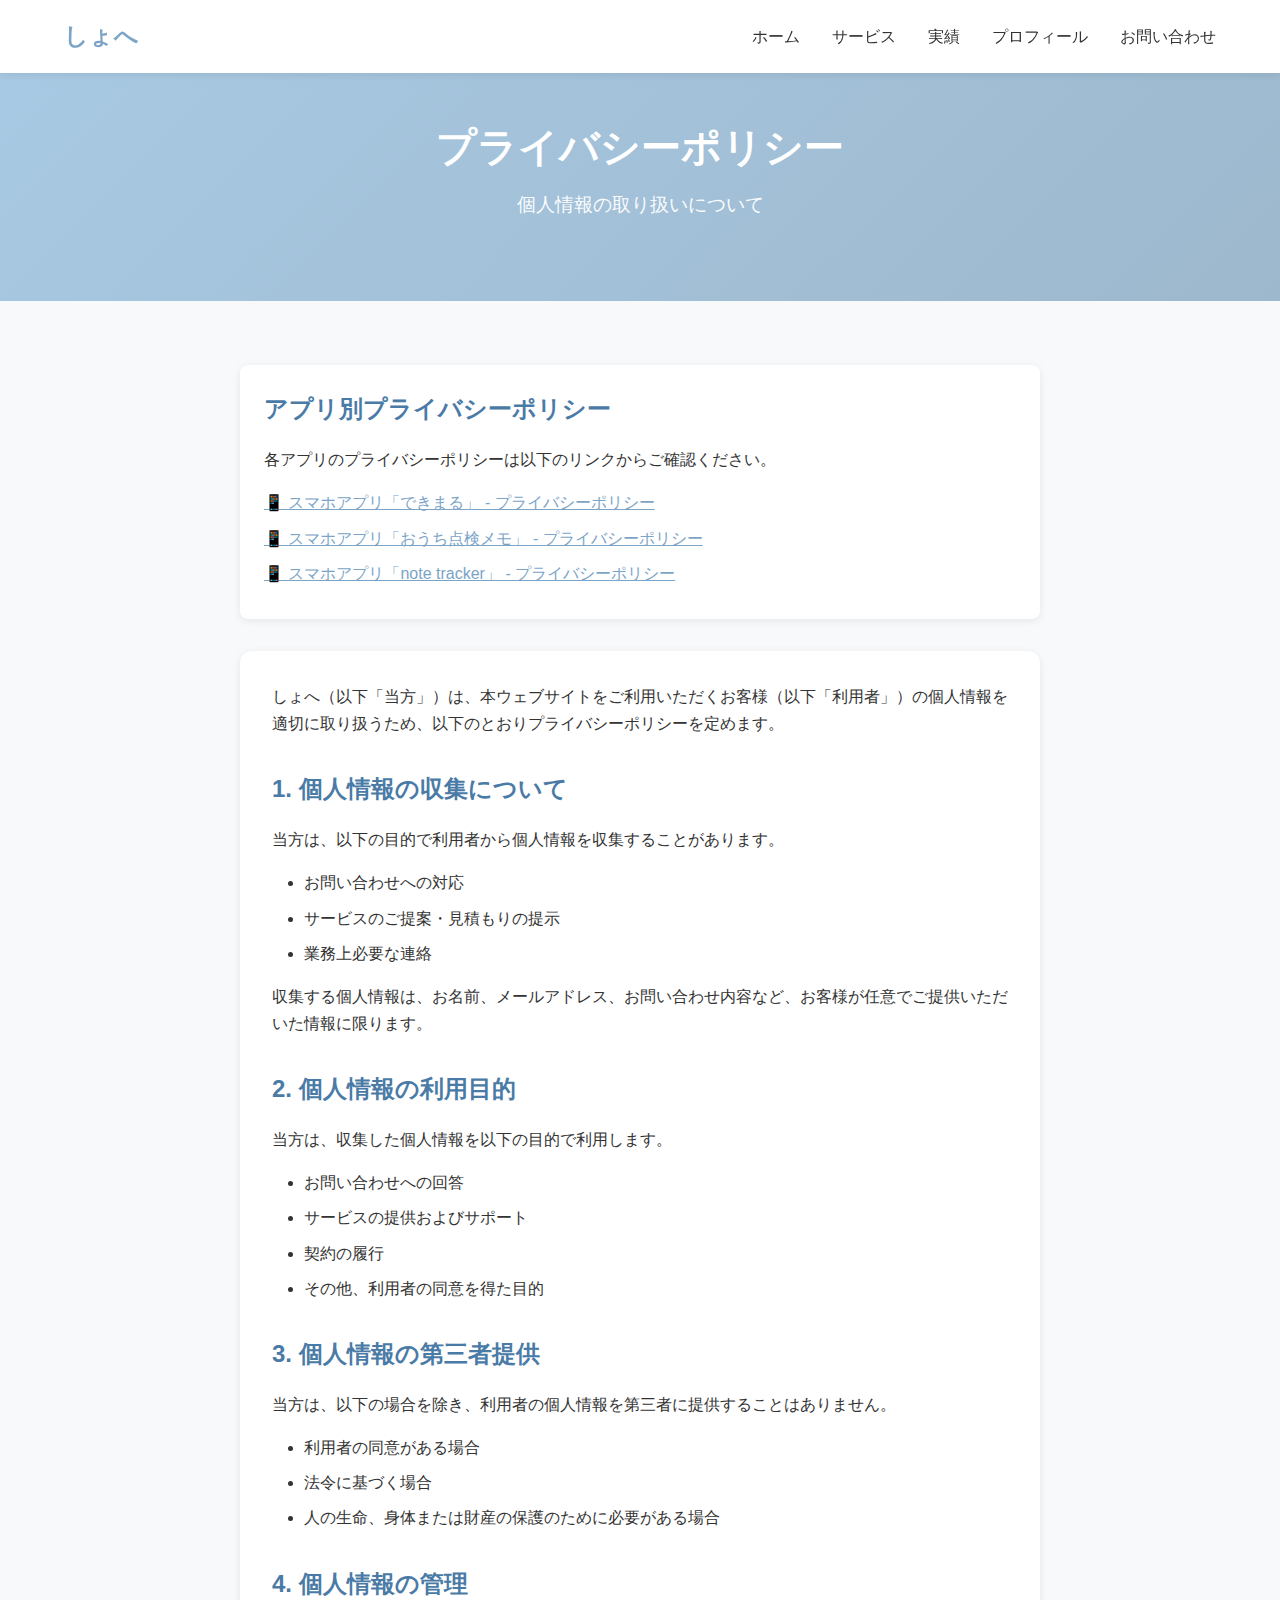
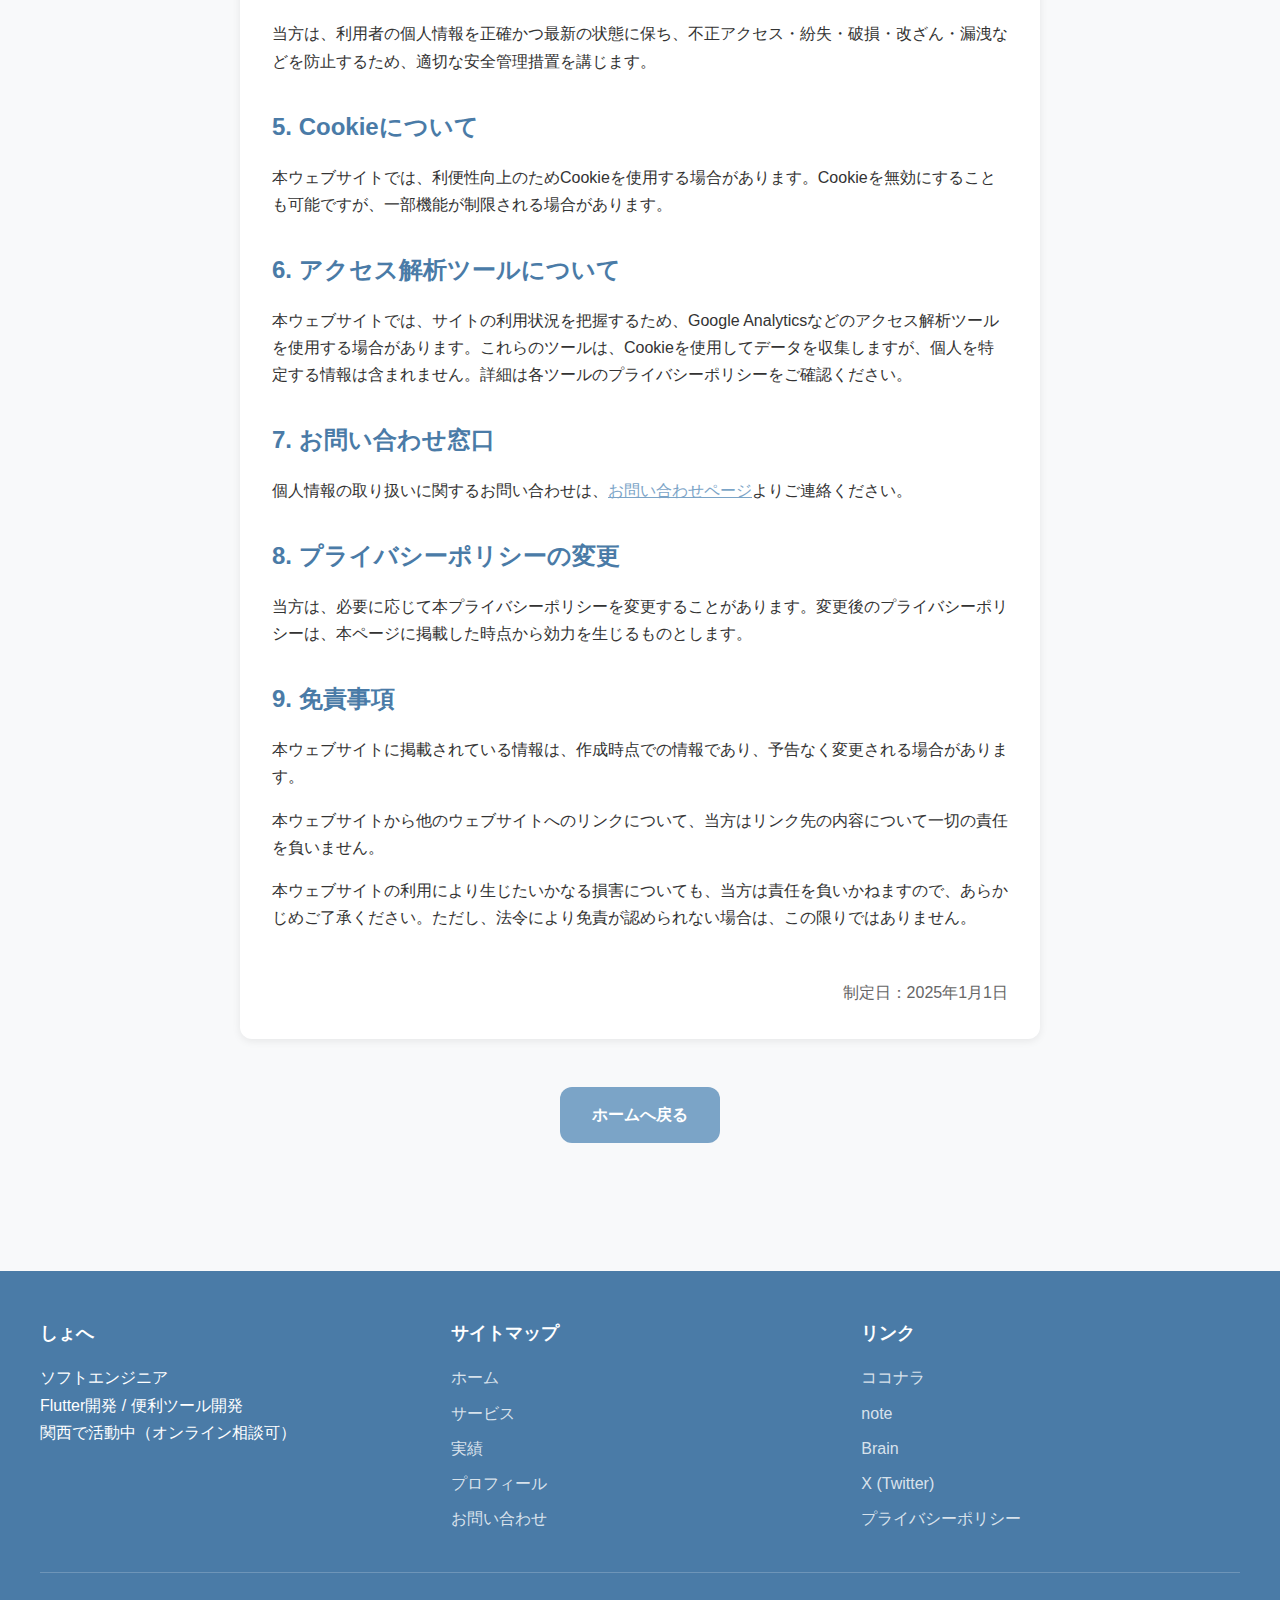
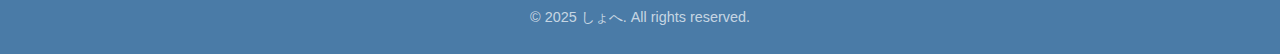
<file: privacy.html>
<!DOCTYPE html>
<html lang="ja">
<head>
  <meta charset="UTF-8">
  <meta name="viewport" content="width=device-width, initial-scale=1.0">
  <meta name="description" content="しょへのプライバシーポリシー。個人情報の取り扱いについて記載しています。">
  <meta name="keywords" content="プライバシーポリシー,個人情報保護">
  <title>プライバシーポリシー | しょへ - ソフトエンジニア</title>

  <!-- OGP -->
  <meta property="og:title" content="プライバシーポリシー | しょへ - ソフトエンジニア">
  <meta property="og:description" content="個人情報の取り扱いについて記載しています。">
  <meta property="og:type" content="website">
  <meta property="og:url" content="https://yourusername.github.io/home/privacy.html">
  <meta property="og:image" content="https://yourusername.github.io/home/assets/ogp.png">

  <!-- Favicon -->
  <link rel="icon" type="image/png" href="assets/favicon.png">
  <link rel="apple-touch-icon" href="assets/favicon.png">

  <!-- Stylesheet -->
  <link rel="stylesheet" href="styles.css">
</head>
<body>
  <!-- ヘッダー -->
  <header>
    <div class="header-container">
      <a href="index.html" class="logo">しょへ</a>
      <button class="hamburger" aria-label="メニュー">
        <span></span>
        <span></span>
        <span></span>
      </button>
      <nav>
        <ul>
          <li><a href="index.html">ホーム</a></li>
          <li><a href="services.html">サービス</a></li>
          <li><a href="works.html">実績</a></li>
          <li><a href="about.html">プロフィール</a></li>
          <li><a href="contact.html">お問い合わせ</a></li>
        </ul>
      </nav>
    </div>
  </header>

  <!-- ページヘッダー -->
  <section class="hero" style="padding: 3rem 1.5rem;">
    <div class="hero-content">
      <h1>プライバシーポリシー</h1>
      <p>個人情報の取り扱いについて</p>
    </div>
  </section>

  <!-- プライバシーポリシー本文 -->
  <section class="section">
    <div class="container">
      <div style="max-width: 800px; margin: 0 auto;">
        <!-- アプリ別プライバシーポリシー -->
        <div class="profile-section" style="background-color: var(--bg-secondary); padding: 1.5rem; border-radius: 8px; margin-bottom: 2rem;">
          <h2 style="margin-top: 0; margin-bottom: 1rem; color: var(--primary-dark);">アプリ別プライバシーポリシー</h2>
          <p style="margin-bottom: 1rem;">各アプリのプライバシーポリシーは以下のリンクからご確認ください。</p>
          <ul style="list-style: none; padding-left: 0;">
            <li style="margin-bottom: 0.5rem;">
              <a href="privacy/dekimaru.html" style="color: var(--primary-color); text-decoration: underline;">📱 スマホアプリ「できまる」 - プライバシーポリシー</a>
            </li>
            <li style="margin-bottom: 0.5rem;">
              <a href="privacy/ouchi-tenken-memo.html" style="color: var(--primary-color); text-decoration: underline;">📱 スマホアプリ「おうち点検メモ」 - プライバシーポリシー</a>
            </li>
            <li style="margin-bottom: 0.5rem;">
              <a href="privacy/note-tracker.html" style="color: var(--primary-color); text-decoration: underline;">📱 スマホアプリ「note tracker」 - プライバシーポリシー</a>
            </li>
            <!-- 今後、アプリを追加する場合はここにリンクを追加してください -->
          </ul>
        </div>

        <div class="profile-section">
          <p style="margin-bottom: 2rem;">
            しょへ（以下「当方」）は、本ウェブサイトをご利用いただくお客様（以下「利用者」）の個人情報を適切に取り扱うため、以下のとおりプライバシーポリシーを定めます。
          </p>

          <!-- 個人情報の収集 -->
          <h2 style="margin-top: 2rem; margin-bottom: 1rem; color: var(--primary-dark);">1. 個人情報の収集について</h2>
          <p style="margin-bottom: 1rem;">
            当方は、以下の目的で利用者から個人情報を収集することがあります。
          </p>
          <ul style="list-style: disc; padding-left: 2rem; margin-bottom: 1rem;">
            <li style="margin-bottom: 0.5rem;">お問い合わせへの対応</li>
            <li style="margin-bottom: 0.5rem;">サービスのご提案・見積もりの提示</li>
            <li style="margin-bottom: 0.5rem;">業務上必要な連絡</li>
          </ul>
          <p style="margin-bottom: 1rem;">
            収集する個人情報は、お名前、メールアドレス、お問い合わせ内容など、お客様が任意でご提供いただいた情報に限ります。
          </p>

          <!-- 個人情報の利用目的 -->
          <h2 style="margin-top: 2rem; margin-bottom: 1rem; color: var(--primary-dark);">2. 個人情報の利用目的</h2>
          <p style="margin-bottom: 1rem;">
            当方は、収集した個人情報を以下の目的で利用します。
          </p>
          <ul style="list-style: disc; padding-left: 2rem; margin-bottom: 1rem;">
            <li style="margin-bottom: 0.5rem;">お問い合わせへの回答</li>
            <li style="margin-bottom: 0.5rem;">サービスの提供およびサポート</li>
            <li style="margin-bottom: 0.5rem;">契約の履行</li>
            <li style="margin-bottom: 0.5rem;">その他、利用者の同意を得た目的</li>
          </ul>

          <!-- 個人情報の第三者提供 -->
          <h2 style="margin-top: 2rem; margin-bottom: 1rem; color: var(--primary-dark);">3. 個人情報の第三者提供</h2>
          <p style="margin-bottom: 1rem;">
            当方は、以下の場合を除き、利用者の個人情報を第三者に提供することはありません。
          </p>
          <ul style="list-style: disc; padding-left: 2rem; margin-bottom: 1rem;">
            <li style="margin-bottom: 0.5rem;">利用者の同意がある場合</li>
            <li style="margin-bottom: 0.5rem;">法令に基づく場合</li>
            <li style="margin-bottom: 0.5rem;">人の生命、身体または財産の保護のために必要がある場合</li>
          </ul>

          <!-- 個人情報の管理 -->
          <h2 style="margin-top: 2rem; margin-bottom: 1rem; color: var(--primary-dark);">4. 個人情報の管理</h2>
          <p style="margin-bottom: 1rem;">
            当方は、利用者の個人情報を正確かつ最新の状態に保ち、不正アクセス・紛失・破損・改ざん・漏洩などを防止するため、適切な安全管理措置を講じます。
          </p>

          <!-- Cookieについて -->
          <h2 style="margin-top: 2rem; margin-bottom: 1rem; color: var(--primary-dark);">5. Cookieについて</h2>
          <p style="margin-bottom: 1rem;">
            本ウェブサイトでは、利便性向上のためCookieを使用する場合があります。Cookieを無効にすることも可能ですが、一部機能が制限される場合があります。
          </p>

          <!-- アクセス解析ツール -->
          <h2 style="margin-top: 2rem; margin-bottom: 1rem; color: var(--primary-dark);">6. アクセス解析ツールについて</h2>
          <p style="margin-bottom: 1rem;">
            本ウェブサイトでは、サイトの利用状況を把握するため、Google Analyticsなどのアクセス解析ツールを使用する場合があります。これらのツールは、Cookieを使用してデータを収集しますが、個人を特定する情報は含まれません。詳細は各ツールのプライバシーポリシーをご確認ください。
          </p>

          <!-- お問い合わせ窓口 -->
          <h2 style="margin-top: 2rem; margin-bottom: 1rem; color: var(--primary-dark);">7. お問い合わせ窓口</h2>
          <p style="margin-bottom: 1rem;">
            個人情報の取り扱いに関するお問い合わせは、<a href="contact.html" style="color: var(--primary-color); text-decoration: underline;">お問い合わせページ</a>よりご連絡ください。
          </p>

          <!-- プライバシーポリシーの変更 -->
          <h2 style="margin-top: 2rem; margin-bottom: 1rem; color: var(--primary-dark);">8. プライバシーポリシーの変更</h2>
          <p style="margin-bottom: 1rem;">
            当方は、必要に応じて本プライバシーポリシーを変更することがあります。変更後のプライバシーポリシーは、本ページに掲載した時点から効力を生じるものとします。
          </p>

          <!-- 免責事項 -->
          <h2 style="margin-top: 2rem; margin-bottom: 1rem; color: var(--primary-dark);">9. 免責事項</h2>
          <p style="margin-bottom: 1rem;">
            本ウェブサイトに掲載されている情報は、作成時点での情報であり、予告なく変更される場合があります。
          </p>
          <p style="margin-bottom: 1rem;">
            本ウェブサイトから他のウェブサイトへのリンクについて、当方はリンク先の内容について一切の責任を負いません。
          </p>
          <p style="margin-bottom: 1rem;">
            本ウェブサイトの利用により生じたいかなる損害についても、当方は責任を負いかねますので、あらかじめご了承ください。ただし、法令により免責が認められない場合は、この限りではありません。
          </p>

          <!-- 制定日 -->
          <p style="margin-top: 3rem; text-align: right; color: var(--text-light);">
            制定日：2025年1月1日
          </p>
        </div>

        <!-- ホームへ戻る -->
        <div style="text-align: center; margin-top: 3rem;">
          <a href="index.html" class="btn btn-primary">ホームへ戻る</a>
        </div>
      </div>
    </div>
  </section>

  <!-- フッター -->
  <footer>
    <div class="footer-container">
      <div class="footer-content">
        <div class="footer-section">
          <h3>しょへ</h3>
          <p>ソフトエンジニア<br>Flutter開発 / 便利ツール開発<br>関西で活動中（オンライン相談可）</p>
        </div>

        <div class="footer-section">
          <h3>サイトマップ</h3>
          <ul>
            <li><a href="index.html">ホーム</a></li>
            <li><a href="services.html">サービス</a></li>
            <li><a href="works.html">実績</a></li>
            <li><a href="about.html">プロフィール</a></li>
            <li><a href="contact.html">お問い合わせ</a></li>
          </ul>
        </div>

        <div class="footer-section">
          <h3>リンク</h3>
          <ul>
            <li><a href="https://coconala.com/users/1224378" target="_blank" rel="noopener noreferrer">ココナラ</a></li>
            <li><a href="https://note.com/shohe_lifehack" target="_blank" rel="noopener noreferrer">note</a></li>
            <li><a href="https://brain-market.com/u/shohe_lifehack" target="_blank" rel="noopener noreferrer">Brain</a></li>
            <li><a href="https://x.com/shohe_lifehack" target="_blank" rel="noopener noreferrer">X (Twitter)</a></li>
            <li><a href="privacy.html">プライバシーポリシー</a></li>
          </ul>
        </div>
      </div>

      <div class="footer-bottom">
        <p>&copy; 2025 しょへ. All rights reserved.</p>
      </div>
    </div>
  </footer>

  <!-- JavaScript -->
  <script src="script.js"></script>
</body>
</html>
</file>
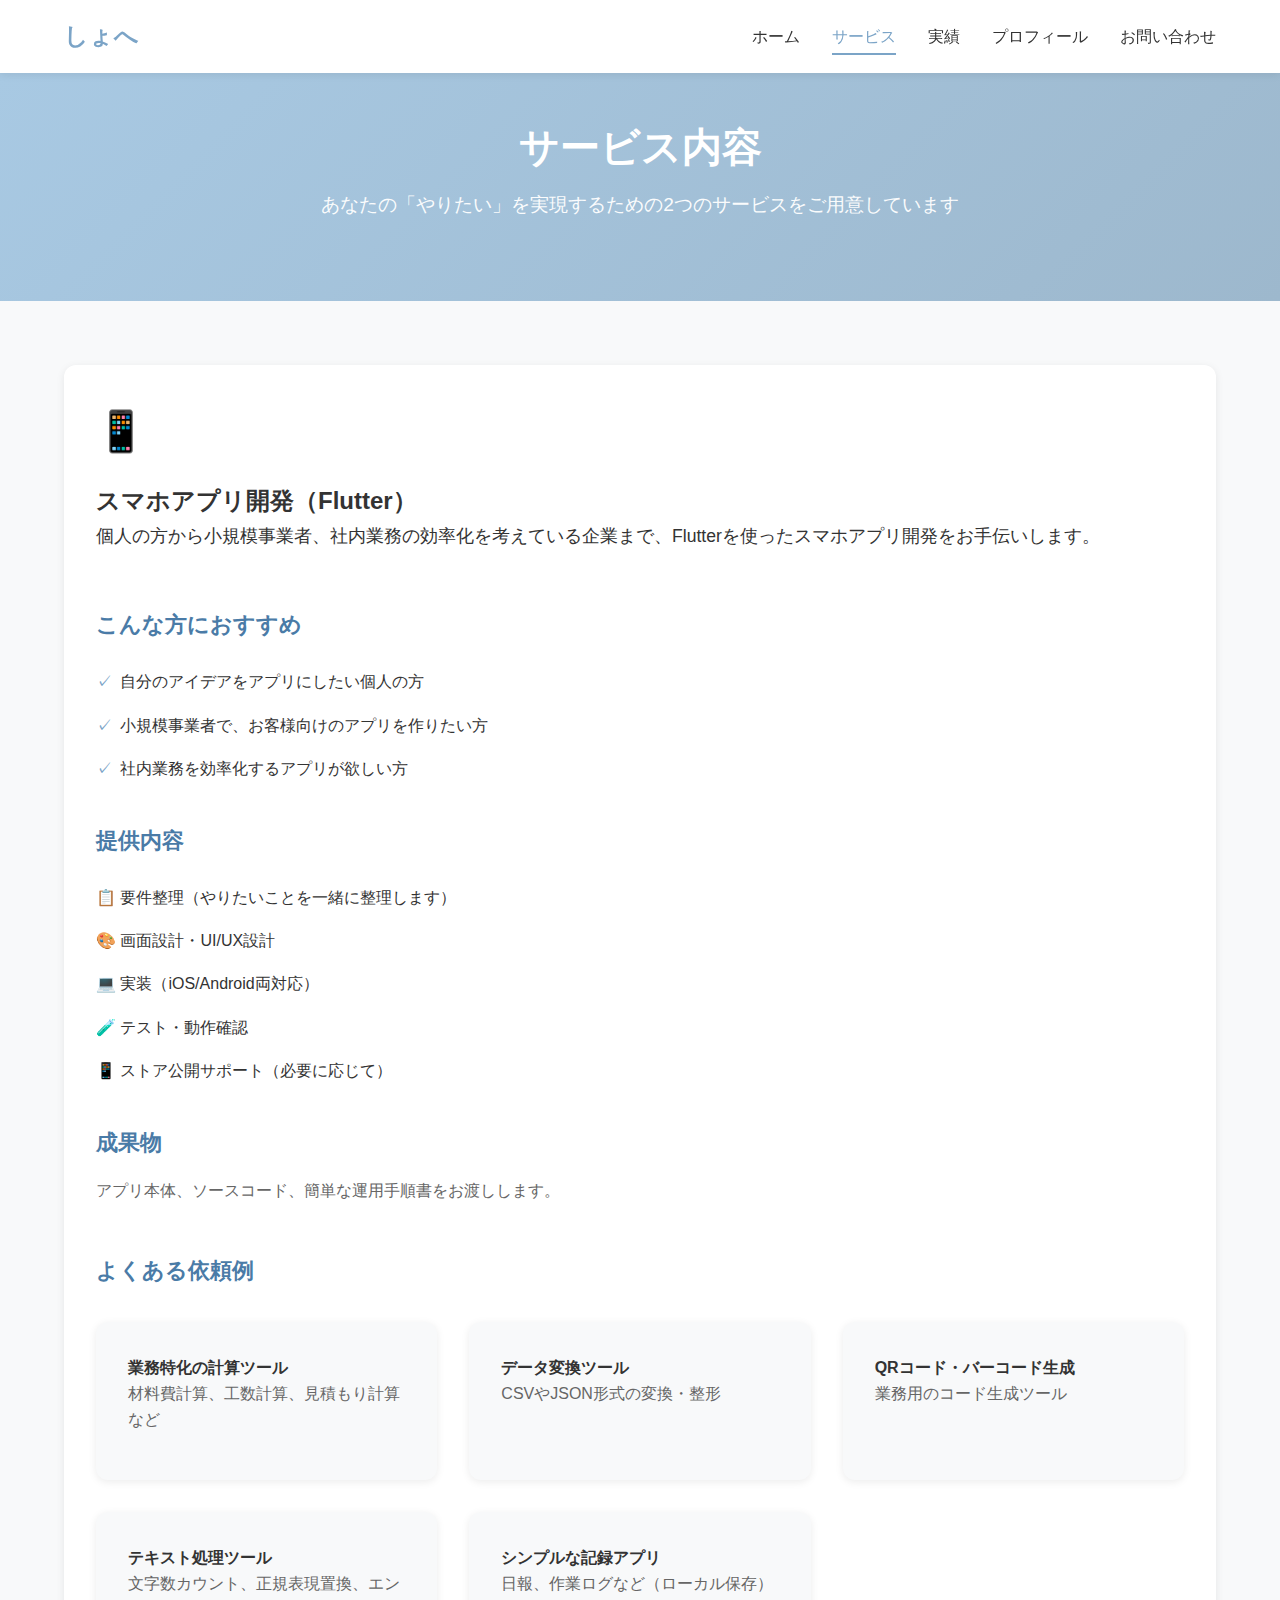
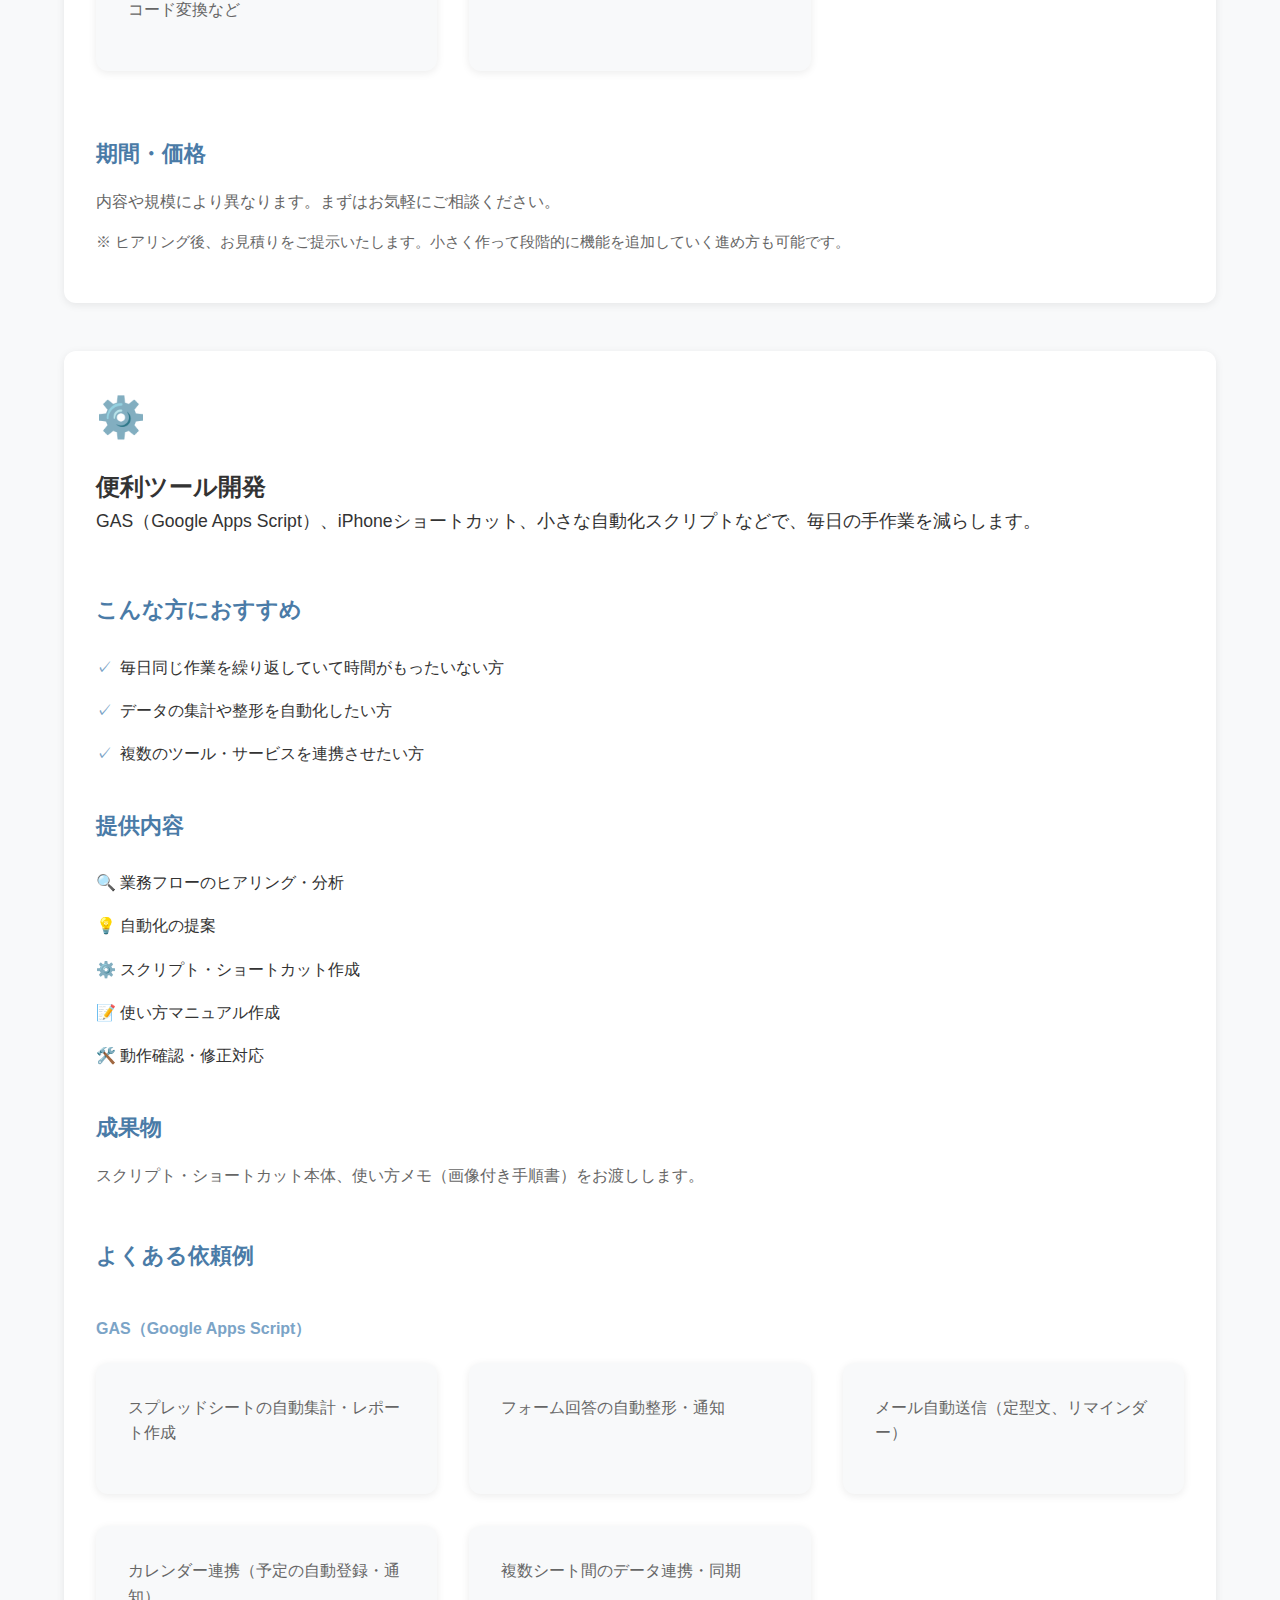
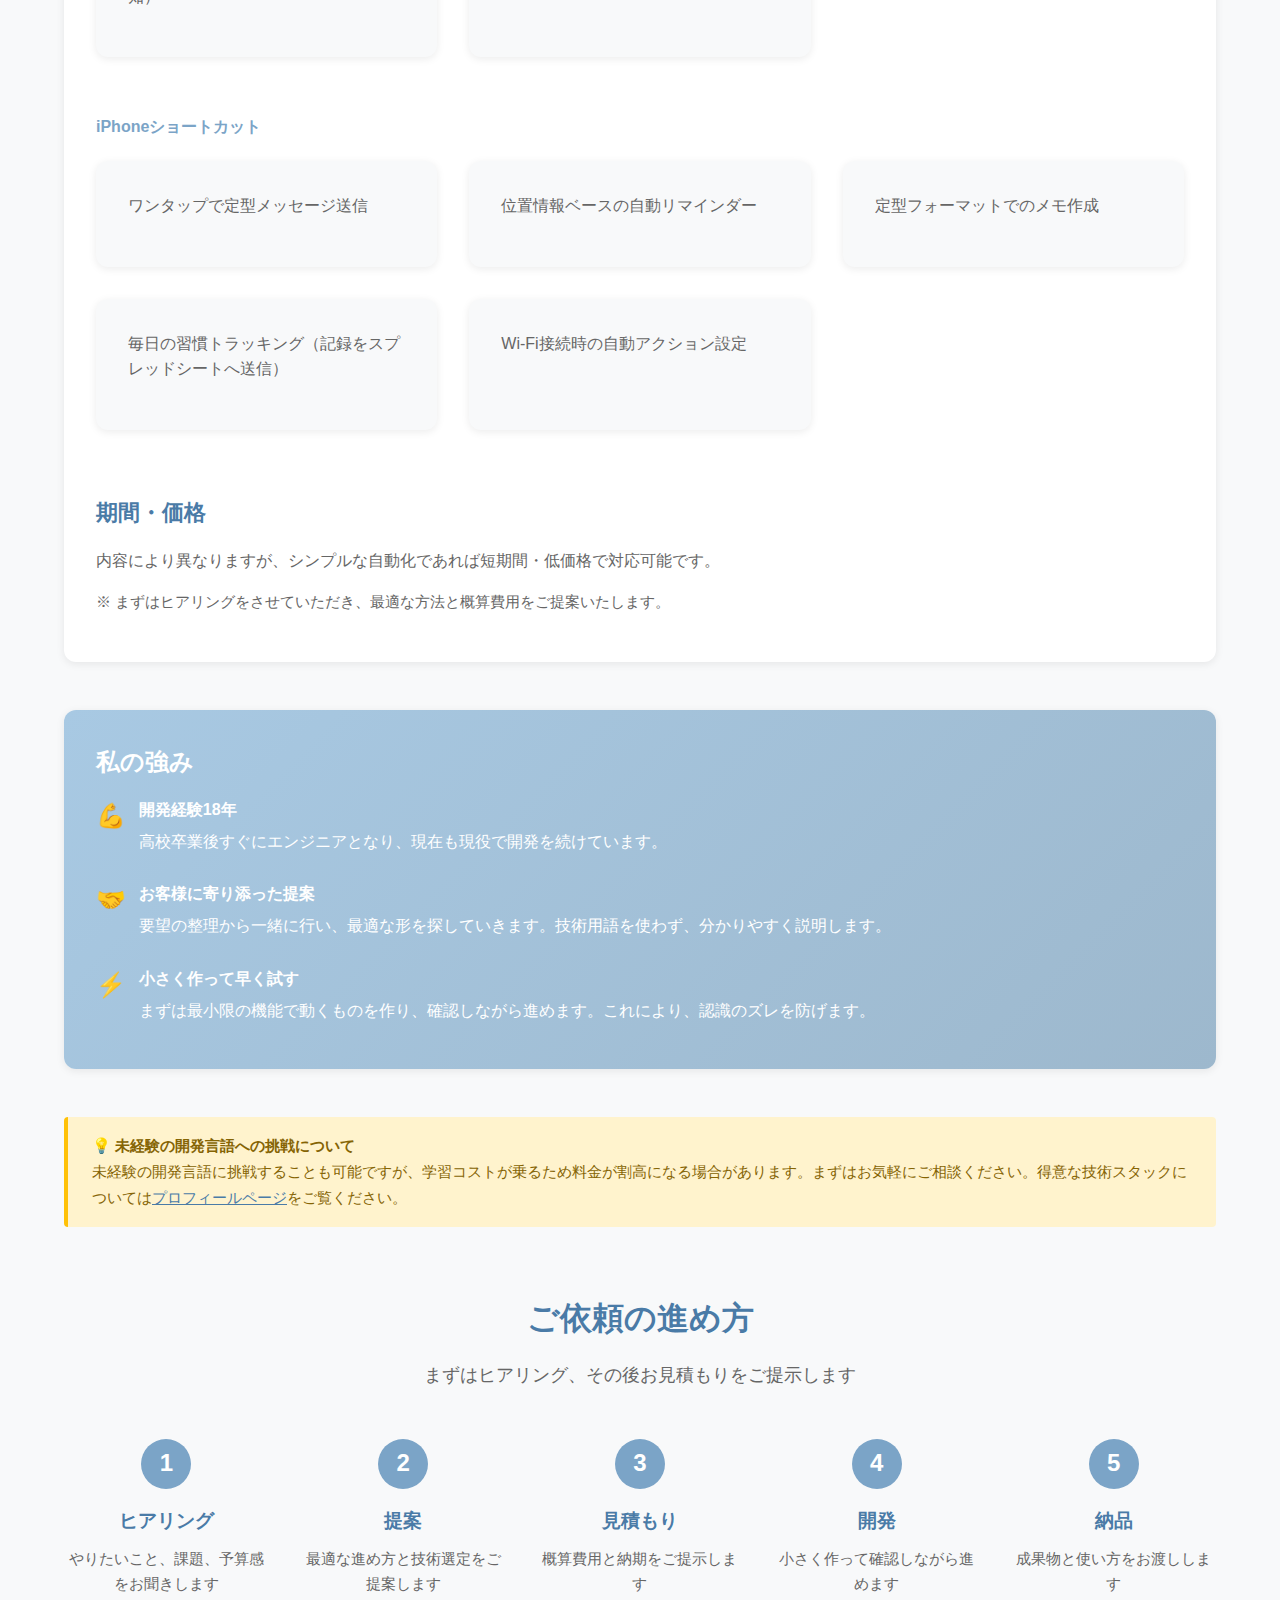
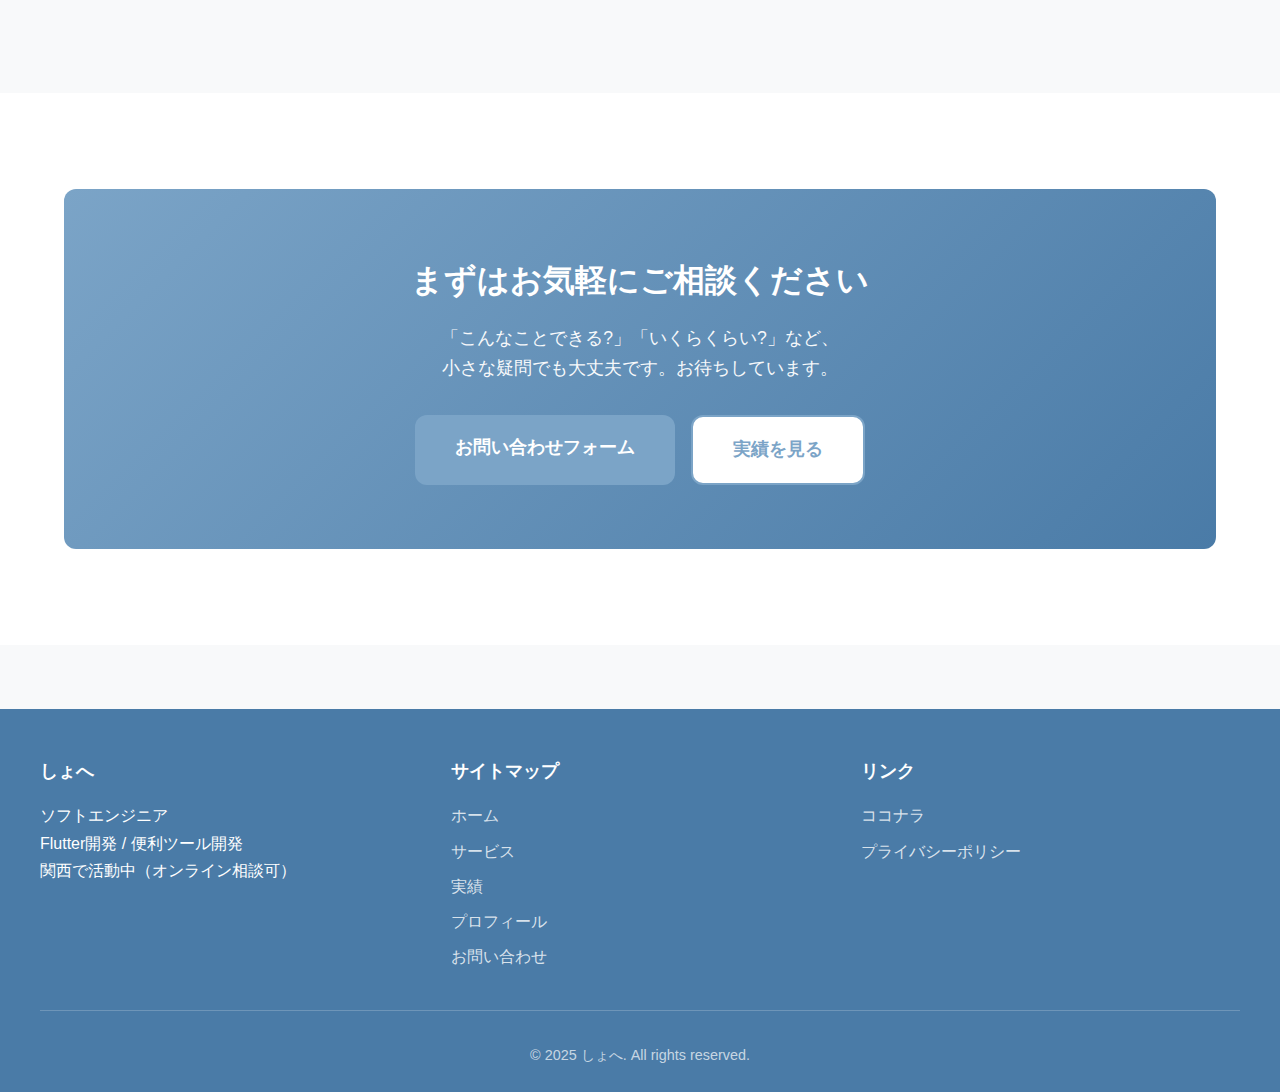
<file: services.html>
<!DOCTYPE html>
<html lang="ja">
<head>
  <meta charset="UTF-8">
  <meta name="viewport" content="width=device-width, initial-scale=1.0">
  <meta name="description" content="Flutter開発・便利ツール開発のサービス詳細。スマホアプリからGAS・iPhoneショートカットまで、あなたの要望に寄り添った開発をお届けします。">
  <meta name="keywords" content="Flutter,アプリ開発,GAS,iPhoneショートカット,自動化,サービス内容">
  <title>サービス内容 | しょへ - ソフトエンジニア</title>

  <!-- OGP -->
  <meta property="og:title" content="サービス内容 | しょへ - ソフトエンジニア">
  <meta property="og:description" content="Flutter開発・便利ツール開発のサービス詳細。スマホアプリからGAS・iPhoneショートカットまで対応します。">
  <meta property="og:type" content="website">
  <meta property="og:url" content="https://yourusername.github.io/home/services.html">
  <meta property="og:image" content="https://yourusername.github.io/home/assets/ogp.png">

  <!-- Favicon -->
  <link rel="icon" type="image/png" href="assets/favicon.png">
  <link rel="apple-touch-icon" href="assets/favicon.png">

  <!-- Stylesheet -->
  <link rel="stylesheet" href="styles.css">
</head>
<body>
  <!-- ヘッダー -->
  <header>
    <div class="header-container">
      <a href="index.html" class="logo">しょへ</a>
      <button class="hamburger" aria-label="メニュー">
        <span></span>
        <span></span>
        <span></span>
      </button>
      <nav>
        <ul>
          <li><a href="index.html">ホーム</a></li>
          <li><a href="services.html">サービス</a></li>
          <li><a href="works.html">実績</a></li>
          <li><a href="about.html">プロフィール</a></li>
          <li><a href="contact.html">お問い合わせ</a></li>
        </ul>
      </nav>
    </div>
  </header>

  <!-- ページヘッダー -->
  <section class="hero" style="padding: 3rem 1.5rem;">
    <div class="hero-content">
      <h1>サービス内容</h1>
      <p>あなたの「やりたい」を実現するための2つのサービスをご用意しています</p>
    </div>
  </section>

  <!-- サービス詳細 -->
  <section class="section">
    <div class="container">
      <!-- サービス1: スマホアプリ開発 -->
      <div class="card" style="margin-bottom: 3rem;">
        <div class="card-icon">📱</div>
        <h2>スマホアプリ開発（Flutter）</h2>
        <p style="font-size: 1.1rem; color: var(--text-color); margin-bottom: 1.5rem;">
          個人の方から小規模事業者、社内業務の効率化を考えている企業まで、Flutterを使ったスマホアプリ開発をお手伝いします。
        </p>

        <h3 style="margin-top: 2rem; margin-bottom: 1rem; color: var(--primary-dark);">こんな方におすすめ</h3>
        <ul style="list-style: none; padding-left: 0;">
          <li style="padding: 0.5rem 0; display: flex; align-items: flex-start;">
            <span style="color: var(--primary-color); margin-right: 0.5rem;">✓</span>
            自分のアイデアをアプリにしたい個人の方
          </li>
          <li style="padding: 0.5rem 0; display: flex; align-items: flex-start;">
            <span style="color: var(--primary-color); margin-right: 0.5rem;">✓</span>
            小規模事業者で、お客様向けのアプリを作りたい方
          </li>
          <li style="padding: 0.5rem 0; display: flex; align-items: flex-start;">
            <span style="color: var(--primary-color); margin-right: 0.5rem;">✓</span>
            社内業務を効率化するアプリが欲しい方
          </li>
        </ul>

        <h3 style="margin-top: 2rem; margin-bottom: 1rem; color: var(--primary-dark);">提供内容</h3>
        <ul style="list-style: none; padding-left: 0;">
          <li style="padding: 0.5rem 0;">📋 要件整理（やりたいことを一緒に整理します）</li>
          <li style="padding: 0.5rem 0;">🎨 画面設計・UI/UX設計</li>
          <li style="padding: 0.5rem 0;">💻 実装（iOS/Android両対応）</li>
          <li style="padding: 0.5rem 0;">🧪 テスト・動作確認</li>
          <li style="padding: 0.5rem 0;">📱 ストア公開サポート（必要に応じて）</li>
        </ul>

        <h3 style="margin-top: 2rem; margin-bottom: 1rem; color: var(--primary-dark);">成果物</h3>
        <p>アプリ本体、ソースコード、簡単な運用手順書をお渡しします。</p>

        <h3 style="margin-top: 2rem; margin-bottom: 1rem; color: var(--primary-dark);">よくある依頼例</h3>
        <div class="card-grid" style="margin-top: 1rem;">
          <div class="card" style="background-color: var(--bg-color);">
            <h4>業務特化の計算ツール</h4>
            <p>材料費計算、工数計算、見積もり計算など</p>
          </div>
          <div class="card" style="background-color: var(--bg-color);">
            <h4>データ変換ツール</h4>
            <p>CSVやJSON形式の変換・整形</p>
          </div>
          <div class="card" style="background-color: var(--bg-color);">
            <h4>QRコード・バーコード生成</h4>
            <p>業務用のコード生成ツール</p>
          </div>
          <div class="card" style="background-color: var(--bg-color);">
            <h4>テキスト処理ツール</h4>
            <p>文字数カウント、正規表現置換、エンコード変換など</p>
          </div>
          <div class="card" style="background-color: var(--bg-color);">
            <h4>シンプルな記録アプリ</h4>
            <p>日報、作業ログなど（ローカル保存）</p>
          </div>
        </div>

        <h3 style="margin-top: 2rem; margin-bottom: 1rem; color: var(--primary-dark);">期間・価格</h3>
        <p>内容や規模により異なります。まずはお気軽にご相談ください。</p>
        <p style="color: var(--text-light); font-size: 0.95rem;">
          ※ ヒアリング後、お見積りをご提示いたします。小さく作って段階的に機能を追加していく進め方も可能です。
        </p>
      </div>

      <!-- サービス2: 便利ツール開発 -->
      <div class="card" style="margin-bottom: 3rem;">
        <div class="card-icon">⚙️</div>
        <h2>便利ツール開発</h2>
        <p style="font-size: 1.1rem; color: var(--text-color); margin-bottom: 1.5rem;">
          GAS（Google Apps Script）、iPhoneショートカット、小さな自動化スクリプトなどで、毎日の手作業を減らします。
        </p>

        <h3 style="margin-top: 2rem; margin-bottom: 1rem; color: var(--primary-dark);">こんな方におすすめ</h3>
        <ul style="list-style: none; padding-left: 0;">
          <li style="padding: 0.5rem 0; display: flex; align-items: flex-start;">
            <span style="color: var(--primary-color); margin-right: 0.5rem;">✓</span>
            毎日同じ作業を繰り返していて時間がもったいない方
          </li>
          <li style="padding: 0.5rem 0; display: flex; align-items: flex-start;">
            <span style="color: var(--primary-color); margin-right: 0.5rem;">✓</span>
            データの集計や整形を自動化したい方
          </li>
          <li style="padding: 0.5rem 0; display: flex; align-items: flex-start;">
            <span style="color: var(--primary-color); margin-right: 0.5rem;">✓</span>
            複数のツール・サービスを連携させたい方
          </li>
        </ul>

        <h3 style="margin-top: 2rem; margin-bottom: 1rem; color: var(--primary-dark);">提供内容</h3>
        <ul style="list-style: none; padding-left: 0;">
          <li style="padding: 0.5rem 0;">🔍 業務フローのヒアリング・分析</li>
          <li style="padding: 0.5rem 0;">💡 自動化の提案</li>
          <li style="padding: 0.5rem 0;">⚙️ スクリプト・ショートカット作成</li>
          <li style="padding: 0.5rem 0;">📝 使い方マニュアル作成</li>
          <li style="padding: 0.5rem 0;">🛠️ 動作確認・修正対応</li>
        </ul>

        <h3 style="margin-top: 2rem; margin-bottom: 1rem; color: var(--primary-dark);">成果物</h3>
        <p>スクリプト・ショートカット本体、使い方メモ（画像付き手順書）をお渡しします。</p>

        <h3 style="margin-top: 2rem; margin-bottom: 1rem; color: var(--primary-dark);">よくある依頼例</h3>

        <h4 style="margin-top: 1.5rem; margin-bottom: 0.8rem; color: var(--primary-color);">GAS（Google Apps Script）</h4>
        <div class="card-grid" style="margin-top: 0.5rem; margin-bottom: 2rem;">
          <div class="card" style="background-color: var(--bg-color);">
            <p>スプレッドシートの自動集計・レポート作成</p>
          </div>
          <div class="card" style="background-color: var(--bg-color);">
            <p>フォーム回答の自動整形・通知</p>
          </div>
          <div class="card" style="background-color: var(--bg-color);">
            <p>メール自動送信（定型文、リマインダー）</p>
          </div>
          <div class="card" style="background-color: var(--bg-color);">
            <p>カレンダー連携（予定の自動登録・通知）</p>
          </div>
          <div class="card" style="background-color: var(--bg-color);">
            <p>複数シート間のデータ連携・同期</p>
          </div>
        </div>

        <h4 style="margin-top: 1.5rem; margin-bottom: 0.8rem; color: var(--primary-color);">iPhoneショートカット</h4>
        <div class="card-grid" style="margin-top: 0.5rem;">
          <div class="card" style="background-color: var(--bg-color);">
            <p>ワンタップで定型メッセージ送信</p>
          </div>
          <div class="card" style="background-color: var(--bg-color);">
            <p>位置情報ベースの自動リマインダー</p>
          </div>
          <div class="card" style="background-color: var(--bg-color);">
            <p>定型フォーマットでのメモ作成</p>
          </div>
          <div class="card" style="background-color: var(--bg-color);">
            <p>毎日の習慣トラッキング（記録をスプレッドシートへ送信）</p>
          </div>
          <div class="card" style="background-color: var(--bg-color);">
            <p>Wi-Fi接続時の自動アクション設定</p>
          </div>
        </div>

        <h3 style="margin-top: 2rem; margin-bottom: 1rem; color: var(--primary-dark);">期間・価格</h3>
        <p>内容により異なりますが、シンプルな自動化であれば短期間・低価格で対応可能です。</p>
        <p style="color: var(--text-light); font-size: 0.95rem;">
          ※ まずはヒアリングをさせていただき、最適な方法と概算費用をご提案いたします。
        </p>
      </div>

      <!-- 強み -->
      <div class="card" style="background: linear-gradient(135deg, var(--primary-light) 0%, var(--accent-color) 100%); color: white; margin-bottom: 3rem;">
        <h2 style="color: white;">私の強み</h2>
        <ul style="list-style: none; padding-left: 0;">
          <li style="padding: 0.8rem 0; display: flex; align-items: flex-start;">
            <span style="margin-right: 0.8rem; font-size: 1.5rem;">💪</span>
            <div>
              <strong style="display: block; margin-bottom: 0.3rem;">開発経験18年</strong>
              高校卒業後すぐにエンジニアとなり、現在も現役で開発を続けています。
            </div>
          </li>
          <li style="padding: 0.8rem 0; display: flex; align-items: flex-start;">
            <span style="margin-right: 0.8rem; font-size: 1.5rem;">🤝</span>
            <div>
              <strong style="display: block; margin-bottom: 0.3rem;">お客様に寄り添った提案</strong>
              要望の整理から一緒に行い、最適な形を探していきます。技術用語を使わず、分かりやすく説明します。
            </div>
          </li>
          <li style="padding: 0.8rem 0; display: flex; align-items: flex-start;">
            <span style="margin-right: 0.8rem; font-size: 1.5rem;">⚡</span>
            <div>
              <strong style="display: block; margin-bottom: 0.3rem;">小さく作って早く試す</strong>
              まずは最小限の機能で動くものを作り、確認しながら進めます。これにより、認識のズレを防げます。
            </div>
          </li>
        </ul>
      </div>

      <!-- 注意書き -->
      <div class="notice">
        <p>💡 <strong>未経験の開発言語への挑戦について</strong></p>
        <p>未経験の開発言語に挑戦することも可能ですが、学習コストが乗るため料金が割高になる場合があります。まずはお気軽にご相談ください。得意な技術スタックについては<a href="about.html" style="color: var(--primary-dark); text-decoration: underline;">プロフィールページ</a>をご覧ください。</p>
      </div>

      <!-- 進め方 -->
      <div style="margin-top: 4rem;">
        <h2 class="section-title">ご依頼の進め方</h2>
        <p class="section-subtitle">まずはヒアリング、その後お見積もりをご提示します</p>

        <div class="steps">
          <div class="step">
            <div class="step-number">1</div>
            <h3>ヒアリング</h3>
            <p>やりたいこと、課題、予算感をお聞きします</p>
          </div>

          <div class="step">
            <div class="step-number">2</div>
            <h3>提案</h3>
            <p>最適な進め方と技術選定をご提案します</p>
          </div>

          <div class="step">
            <div class="step-number">3</div>
            <h3>見積もり</h3>
            <p>概算費用と納期をご提示します</p>
          </div>

          <div class="step">
            <div class="step-number">4</div>
            <h3>開発</h3>
            <p>小さく作って確認しながら進めます</p>
          </div>

          <div class="step">
            <div class="step-number">5</div>
            <h3>納品</h3>
            <p>成果物と使い方をお渡しします</p>
          </div>
        </div>
      </div>
    </div>
  </section>

  <!-- CTA -->
  <section class="section" style="background-color: var(--bg-secondary);">
    <div class="container">
      <div class="cta-section">
        <h2>まずはお気軽にご相談ください</h2>
        <p>「こんなことできる?」「いくらくらい?」など、<br>小さな疑問でも大丈夫です。お待ちしています。</p>
        <div class="cta-buttons">
          <a href="https://forms.gle/dMRcMFJDeiWTYu1V7" target="_blank" rel="noopener noreferrer" class="btn btn-primary btn-large">お問い合わせフォーム</a>
          <a href="works.html" class="btn btn-secondary btn-large">実績を見る</a>
        </div>
      </div>
    </div>
  </section>

  <!-- フッター -->
  <footer>
    <div class="footer-container">
      <div class="footer-content">
        <div class="footer-section">
          <h3>しょへ</h3>
          <p>ソフトエンジニア<br>Flutter開発 / 便利ツール開発<br>関西で活動中（オンライン相談可）</p>
        </div>

        <div class="footer-section">
          <h3>サイトマップ</h3>
          <ul>
            <li><a href="index.html">ホーム</a></li>
            <li><a href="services.html">サービス</a></li>
            <li><a href="works.html">実績</a></li>
            <li><a href="about.html">プロフィール</a></li>
            <li><a href="contact.html">お問い合わせ</a></li>
          </ul>
        </div>

        <div class="footer-section">
          <h3>リンク</h3>
          <ul>
            <li><a href="https://coconala.com/users/1224378" target="_blank" rel="noopener noreferrer">ココナラ</a></li>
            <li><a href="privacy.html">プライバシーポリシー</a></li>
          </ul>
        </div>
      </div>

      <div class="footer-bottom">
        <p>&copy; 2025 しょへ. All rights reserved.</p>
      </div>
    </div>
  </footer>

  <!-- JavaScript -->
  <script src="script.js"></script>
</body>
</html>
</file>
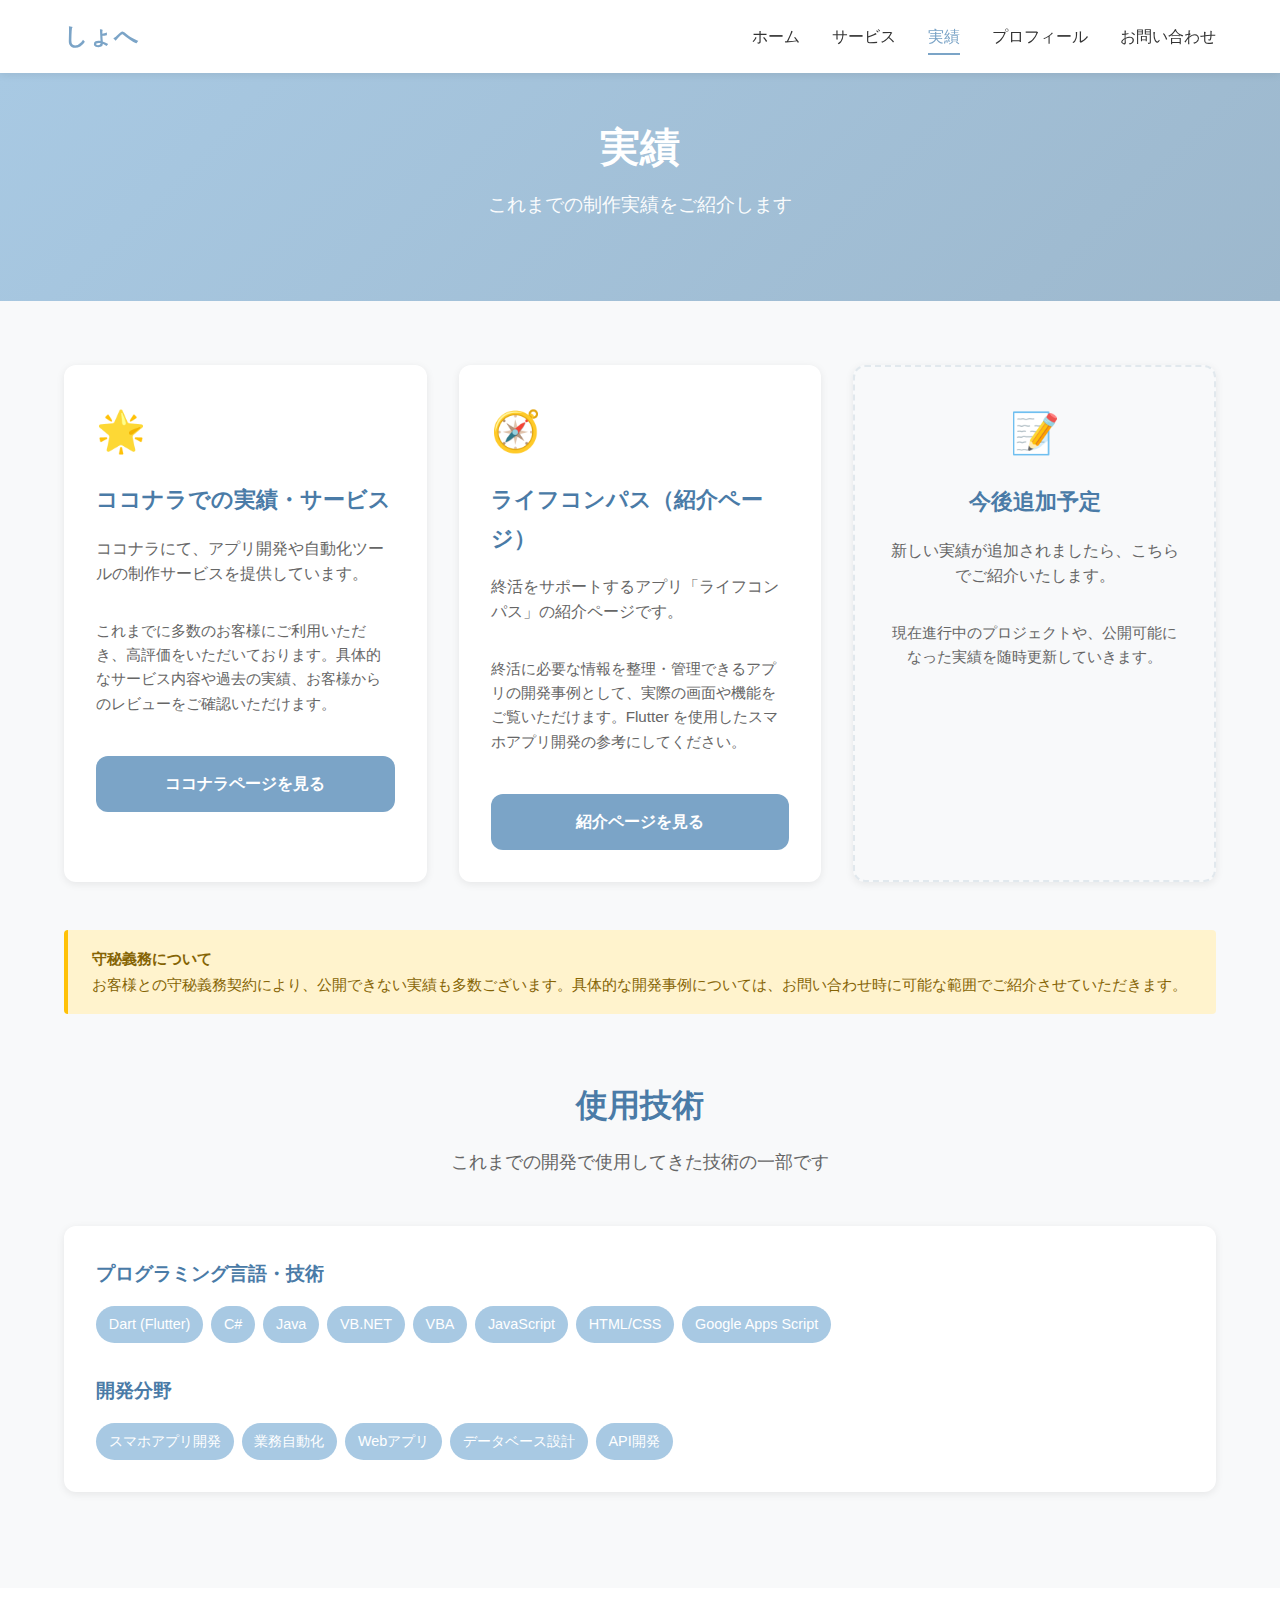
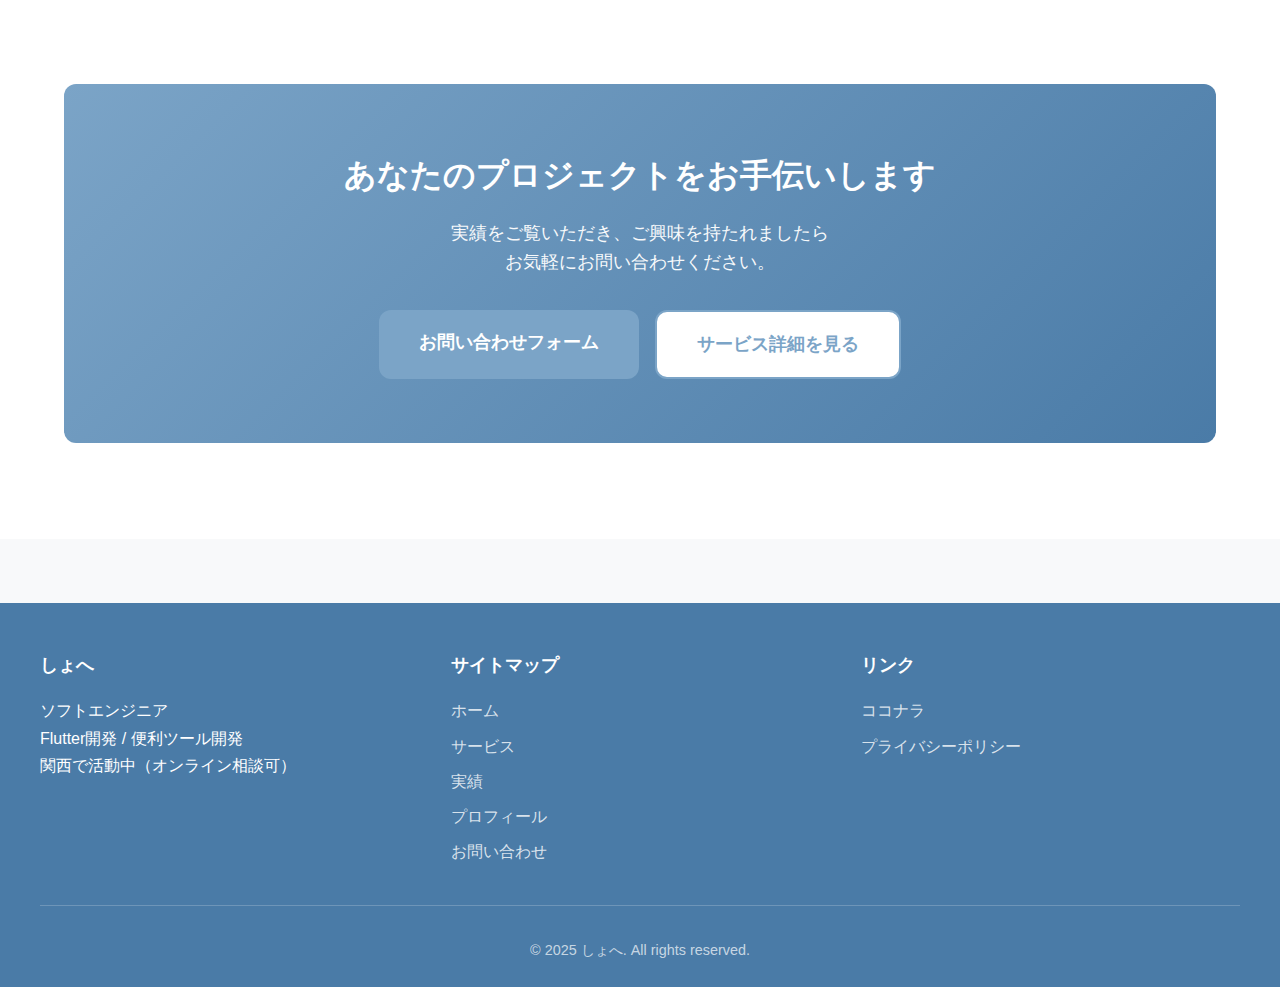
<file: works.html>
<!DOCTYPE html>
<html lang="ja">
<head>
  <meta charset="UTF-8">
  <meta name="viewport" content="width=device-width, initial-scale=1.0">
  <meta name="description" content="しょへの制作実績をご紹介。ココナラでの実績やライフコンパスなど、これまでの開発事例をご覧いただけます。">
  <meta name="keywords" content="実績,ポートフォリオ,開発事例,Flutter,アプリ開発">
  <title>実績 | しょへ - ソフトエンジニア</title>

  <!-- OGP -->
  <meta property="og:title" content="実績 | しょへ - ソフトエンジニア">
  <meta property="og:description" content="しょへの制作実績をご紹介。ココナラでの実績やライフコンパスなど、これまでの開発事例をご覧いただけます。">
  <meta property="og:type" content="website">
  <meta property="og:url" content="https://yourusername.github.io/home/works.html">
  <meta property="og:image" content="https://yourusername.github.io/home/assets/ogp.png">

  <!-- Favicon -->
  <link rel="icon" type="image/png" href="assets/favicon.png">
  <link rel="apple-touch-icon" href="assets/favicon.png">

  <!-- Stylesheet -->
  <link rel="stylesheet" href="styles.css">
</head>
<body>
  <!-- ヘッダー -->
  <header>
    <div class="header-container">
      <a href="index.html" class="logo">しょへ</a>
      <button class="hamburger" aria-label="メニュー">
        <span></span>
        <span></span>
        <span></span>
      </button>
      <nav>
        <ul>
          <li><a href="index.html">ホーム</a></li>
          <li><a href="services.html">サービス</a></li>
          <li><a href="works.html">実績</a></li>
          <li><a href="about.html">プロフィール</a></li>
          <li><a href="contact.html">お問い合わせ</a></li>
        </ul>
      </nav>
    </div>
  </header>

  <!-- ページヘッダー -->
  <section class="hero" style="padding: 3rem 1.5rem;">
    <div class="hero-content">
      <h1>実績</h1>
      <p>これまでの制作実績をご紹介します</p>
    </div>
  </section>

  <!-- 実績一覧 -->
  <section class="section">
    <div class="container">
      <div class="card-grid">
        <!-- ココナラ -->
        <div class="card">
          <div class="card-icon">🌟</div>
          <h3>ココナラでの実績・サービス</h3>
          <p>ココナラにて、アプリ開発や自動化ツールの制作サービスを提供しています。</p>
          <p style="margin-top: 1rem; color: var(--text-light); font-size: 0.95rem;">
            これまでに多数のお客様にご利用いただき、高評価をいただいております。具体的なサービス内容や過去の実績、お客様からのレビューをご確認いただけます。
          </p>
          <a href="https://coconala.com/users/1224378" target="_blank" rel="noopener noreferrer" class="btn btn-primary" style="margin-top: 1.5rem;">ココナラページを見る</a>
        </div>

        <!-- ライフコンパス -->
        <div class="card">
          <div class="card-icon">🧭</div>
          <h3>ライフコンパス（紹介ページ）</h3>
          <p>終活をサポートするアプリ「ライフコンパス」の紹介ページです。</p>
          <p style="margin-top: 1rem; color: var(--text-light); font-size: 0.95rem;">
            終活に必要な情報を整理・管理できるアプリの開発事例として、実際の画面や機能をご覧いただけます。Flutter を使用したスマホアプリ開発の参考にしてください。
          </p>
          <a href="https://x.gd/PM8E2" target="_blank" rel="noopener noreferrer" class="btn btn-primary" style="margin-top: 1.5rem;">紹介ページを見る</a>
        </div>

        <!-- 今後追加予定 -->
        <div class="card card-placeholder">
          <div class="card-icon">📝</div>
          <h3>今後追加予定</h3>
          <p>新しい実績が追加されましたら、こちらでご紹介いたします。</p>
          <p style="margin-top: 1rem; color: var(--text-light); font-size: 0.95rem;">
            現在進行中のプロジェクトや、公開可能になった実績を随時更新していきます。
          </p>
        </div>
      </div>

      <!-- 補足情報 -->
      <div class="notice" style="margin-top: 3rem;">
        <p><strong>守秘義務について</strong></p>
        <p>お客様との守秘義務契約により、公開できない実績も多数ございます。具体的な開発事例については、お問い合わせ時に可能な範囲でご紹介させていただきます。</p>
      </div>

      <!-- 技術スタック -->
      <div style="margin-top: 4rem;">
        <h2 class="section-title">使用技術</h2>
        <p class="section-subtitle">これまでの開発で使用してきた技術の一部です</p>

        <div class="profile-section">
          <h3 style="margin-bottom: 1rem; color: var(--primary-dark);">プログラミング言語・技術</h3>
          <div class="tags">
            <span class="tag">Dart (Flutter)</span>
            <span class="tag">C#</span>
            <span class="tag">Java</span>
            <span class="tag">VB.NET</span>
            <span class="tag">VBA</span>
            <span class="tag">JavaScript</span>
            <span class="tag">HTML/CSS</span>
            <span class="tag">Google Apps Script</span>
          </div>

          <h3 style="margin-top: 2rem; margin-bottom: 1rem; color: var(--primary-dark);">開発分野</h3>
          <div class="tags">
            <span class="tag">スマホアプリ開発</span>
            <span class="tag">業務自動化</span>
            <span class="tag">Webアプリ</span>
            <span class="tag">データベース設計</span>
            <span class="tag">API開発</span>
          </div>
        </div>
      </div>
    </div>
  </section>

  <!-- CTA -->
  <section class="section" style="background-color: var(--bg-secondary);">
    <div class="container">
      <div class="cta-section">
        <h2>あなたのプロジェクトをお手伝いします</h2>
        <p>実績をご覧いただき、ご興味を持たれましたら<br>お気軽にお問い合わせください。</p>
        <div class="cta-buttons">
          <a href="https://forms.gle/dMRcMFJDeiWTYu1V7" target="_blank" rel="noopener noreferrer" class="btn btn-primary btn-large">お問い合わせフォーム</a>
          <a href="services.html" class="btn btn-secondary btn-large">サービス詳細を見る</a>
        </div>
      </div>
    </div>
  </section>

  <!-- フッター -->
  <footer>
    <div class="footer-container">
      <div class="footer-content">
        <div class="footer-section">
          <h3>しょへ</h3>
          <p>ソフトエンジニア<br>Flutter開発 / 便利ツール開発<br>関西で活動中（オンライン相談可）</p>
        </div>

        <div class="footer-section">
          <h3>サイトマップ</h3>
          <ul>
            <li><a href="index.html">ホーム</a></li>
            <li><a href="services.html">サービス</a></li>
            <li><a href="works.html">実績</a></li>
            <li><a href="about.html">プロフィール</a></li>
            <li><a href="contact.html">お問い合わせ</a></li>
          </ul>
        </div>

        <div class="footer-section">
          <h3>リンク</h3>
          <ul>
            <li><a href="https://coconala.com/users/1224378" target="_blank" rel="noopener noreferrer">ココナラ</a></li>
            <li><a href="privacy.html">プライバシーポリシー</a></li>
          </ul>
        </div>
      </div>

      <div class="footer-bottom">
        <p>&copy; 2025 しょへ. All rights reserved.</p>
      </div>
    </div>
  </footer>

  <!-- JavaScript -->
  <script src="script.js"></script>
</body>
</html>
</file>
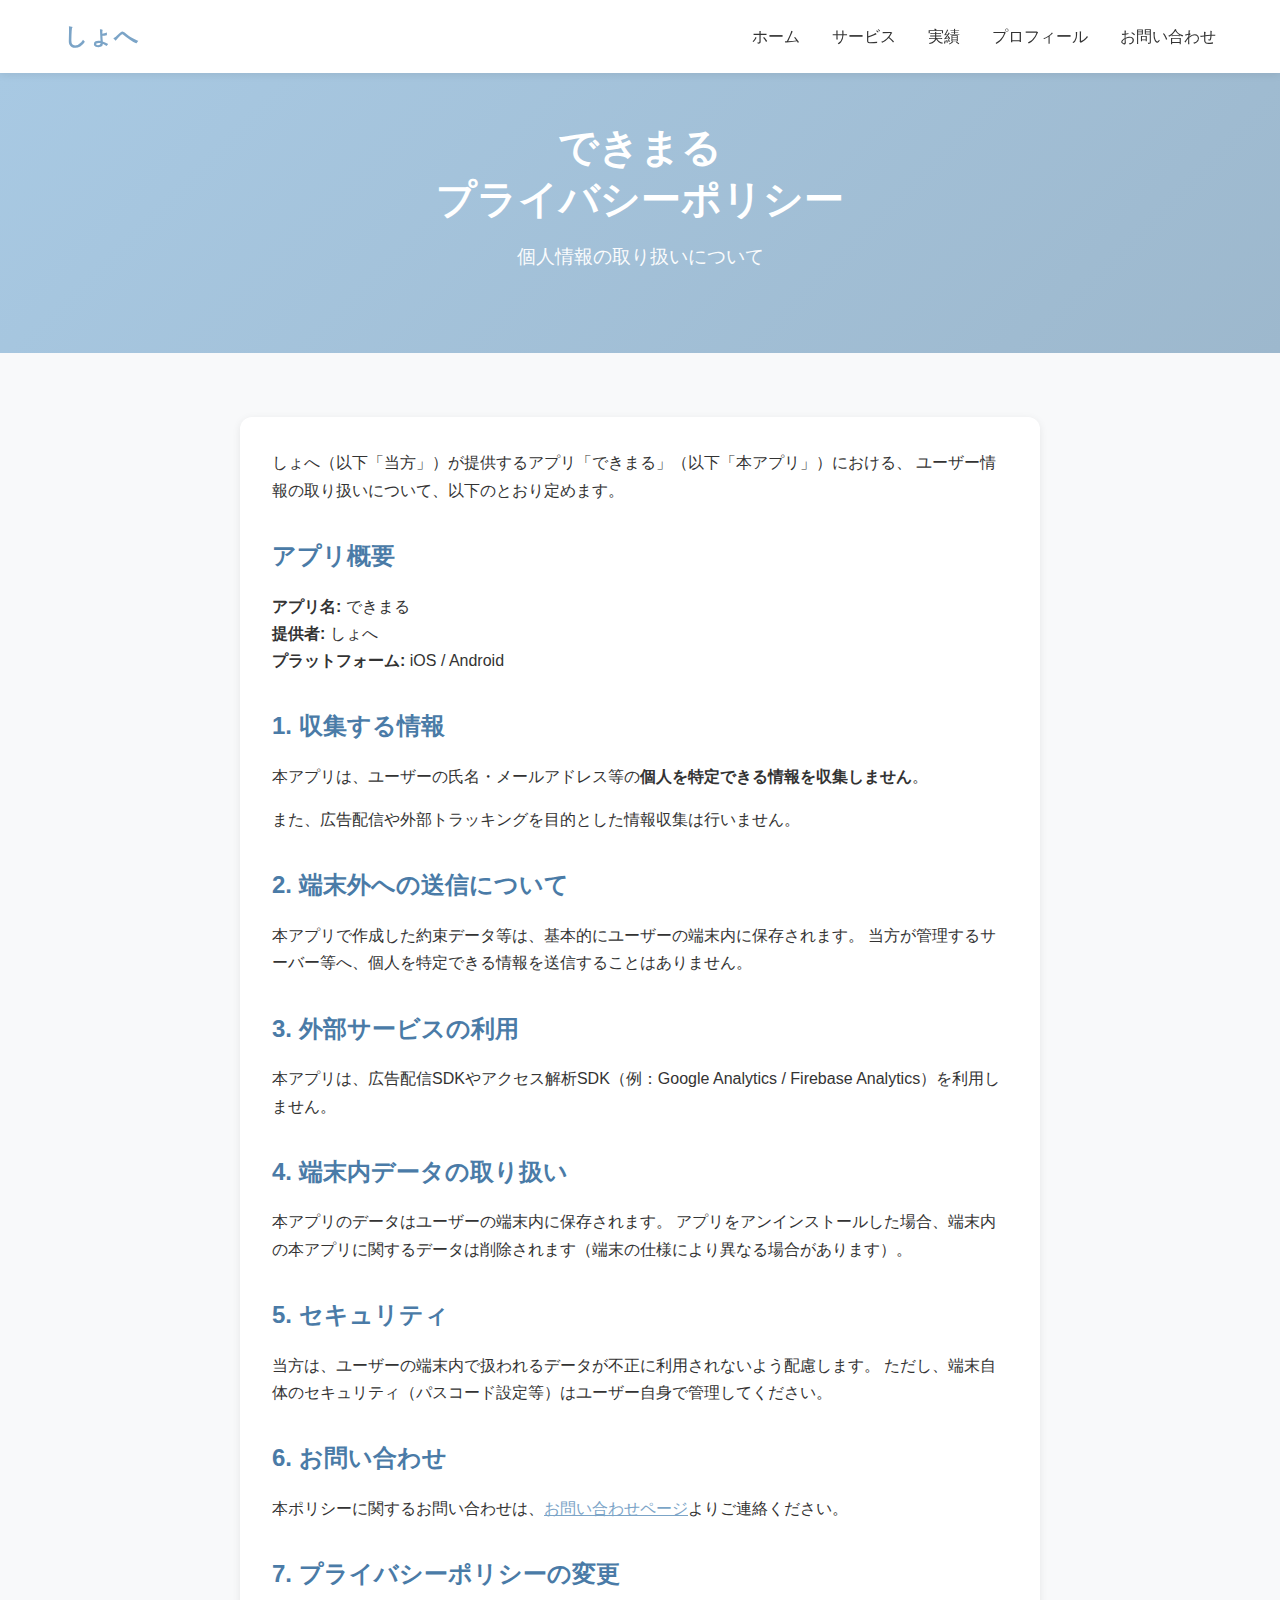
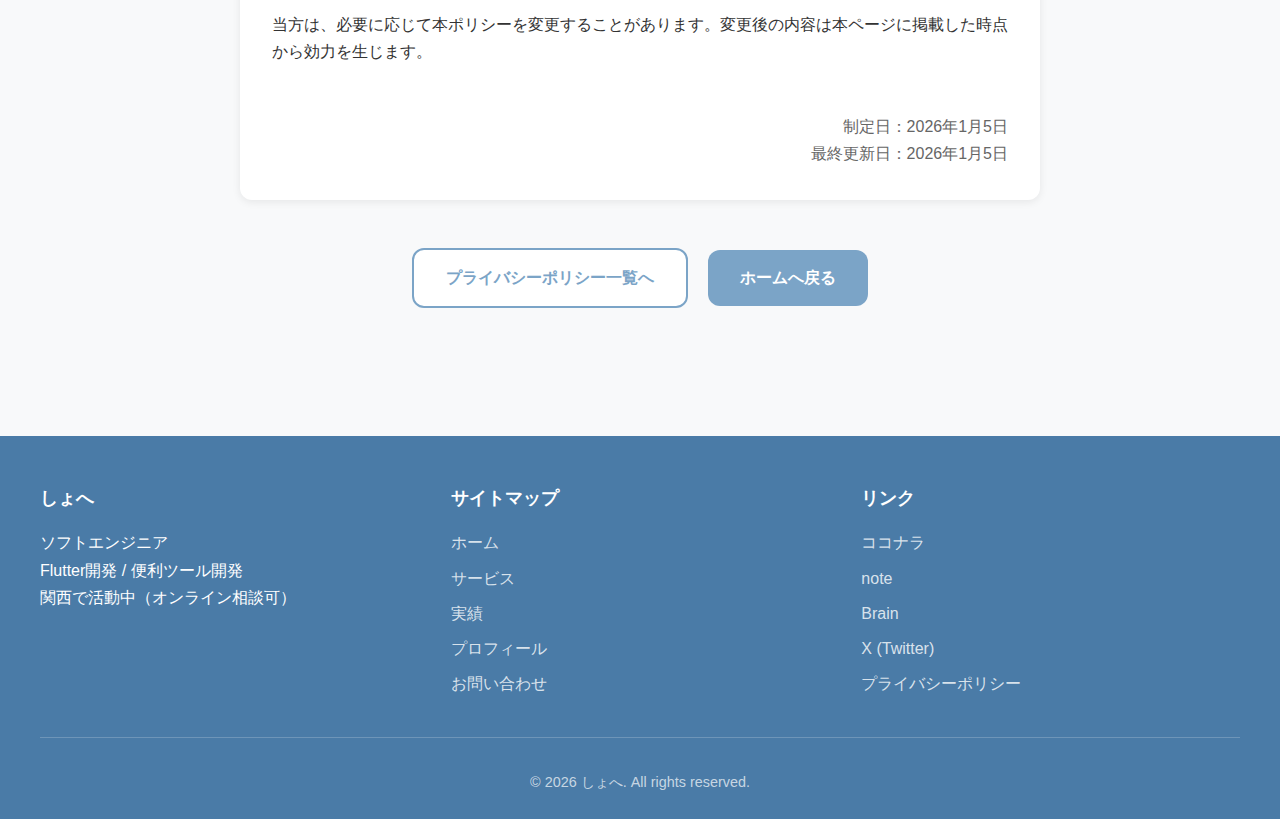
<file: privacy/dekimaru.html>
<!DOCTYPE html>
<html lang="ja">
<head>
  <meta charset="UTF-8">
  <meta name="viewport" content="width=device-width, initial-scale=1.0">
  <meta name="description" content="スマホアプリ「できまる」のプライバシーポリシー。個人情報を収集しない方針について記載しています。">
  <meta name="keywords" content="プライバシーポリシー,できまる,アプリ">
  <title>アプリ「できまる」プライバシーポリシー | しょへ - ソフトエンジニア</title>

  <!-- OGP -->
  <meta property="og:title" content="アプリ「できまる」プライバシーポリシー | しょへ - ソフトエンジニア">
  <meta property="og:description" content="スマホアプリ「できまる」は個人を特定できる情報を収集・保存・送信しません。">
  <meta property="og:type" content="website">
  <meta property="og:url" content="https://yourusername.github.io/home/privacy/dekimaru.html">
  <meta property="og:image" content="https://yourusername.github.io/home/assets/ogp.png">

  <!-- Favicon -->
  <link rel="icon" type="image/png" href="../assets/favicon.png">
  <link rel="apple-touch-icon" href="../assets/favicon.png">

  <!-- Stylesheet -->
  <link rel="stylesheet" href="../styles.css">
</head>
<body>
  <!-- ヘッダー -->
  <header>
    <div class="header-container">
      <a href="../index.html" class="logo">しょへ</a>
      <button class="hamburger" aria-label="メニュー">
        <span></span>
        <span></span>
        <span></span>
      </button>
      <nav>
        <ul>
          <li><a href="../index.html">ホーム</a></li>
          <li><a href="../services.html">サービス</a></li>
          <li><a href="../works.html">実績</a></li>
          <li><a href="../about.html">プロフィール</a></li>
          <li><a href="../contact.html">お問い合わせ</a></li>
        </ul>
      </nav>
    </div>
  </header>

  <!-- ページヘッダー -->
  <section class="hero" style="padding: 3rem 1.5rem;">
    <div class="hero-content">
      <h1>できまる<br>プライバシーポリシー</h1>
      <p>個人情報の取り扱いについて</p>
    </div>
  </section>

  <!-- プライバシーポリシー本文 -->
  <section class="section">
    <div class="container">
      <div style="max-width: 800px; margin: 0 auto;">
        <div class="profile-section">

          <p style="margin-bottom: 2rem;">
            しょへ（以下「当方」）が提供するアプリ「できまる」（以下「本アプリ」）における、
            ユーザー情報の取り扱いについて、以下のとおり定めます。
          </p>

          <!-- アプリ概要 -->
          <h2 style="margin-top: 2rem; margin-bottom: 1rem; color: var(--primary-dark);">アプリ概要</h2>
          <p style="margin-bottom: 1rem;">
            <strong>アプリ名:</strong> できまる<br>
            <strong>提供者:</strong> しょへ<br>
            <strong>プラットフォーム:</strong> iOS / Android
          </p>

          <!-- 収集する情報 -->
          <h2 style="margin-top: 2rem; margin-bottom: 1rem; color: var(--primary-dark);">1. 収集する情報</h2>
          <p style="margin-bottom: 1rem;">
            本アプリは、ユーザーの氏名・メールアドレス等の<strong>個人を特定できる情報を収集しません</strong>。
          </p>
          <p style="margin-bottom: 1rem;">
            また、広告配信や外部トラッキングを目的とした情報収集は行いません。
          </p>

          <!-- 端末外送信 -->
          <h2 style="margin-top: 2rem; margin-bottom: 1rem; color: var(--primary-dark);">2. 端末外への送信について</h2>
          <p style="margin-bottom: 1rem;">
            本アプリで作成した約束データ等は、基本的にユーザーの端末内に保存されます。
            当方が管理するサーバー等へ、個人を特定できる情報を送信することはありません。
          </p>

          <!-- 外部サービス -->
          <h2 style="margin-top: 2rem; margin-bottom: 1rem; color: var(--primary-dark);">3. 外部サービスの利用</h2>
          <p style="margin-bottom: 1rem;">
            本アプリは、広告配信SDKやアクセス解析SDK（例：Google Analytics / Firebase Analytics）を利用しません。
          </p>

          <!-- 端末内データ -->
          <h2 style="margin-top: 2rem; margin-bottom: 1rem; color: var(--primary-dark);">4. 端末内データの取り扱い</h2>
          <p style="margin-bottom: 1rem;">
            本アプリのデータはユーザーの端末内に保存されます。
            アプリをアンインストールした場合、端末内の本アプリに関するデータは削除されます（端末の仕様により異なる場合があります）。
          </p>

          <!-- セキュリティ -->
          <h2 style="margin-top: 2rem; margin-bottom: 1rem; color: var(--primary-dark);">5. セキュリティ</h2>
          <p style="margin-bottom: 1rem;">
            当方は、ユーザーの端末内で扱われるデータが不正に利用されないよう配慮します。
            ただし、端末自体のセキュリティ（パスコード設定等）はユーザー自身で管理してください。
          </p>

          <!-- お問い合わせ -->
          <h2 style="margin-top: 2rem; margin-bottom: 1rem; color: var(--primary-dark);">6. お問い合わせ</h2>
          <p style="margin-bottom: 1rem;">
            本ポリシーに関するお問い合わせは、<a href="../contact.html" style="color: var(--primary-color); text-decoration: underline;">お問い合わせページ</a>よりご連絡ください。
          </p>

          <!-- 変更 -->
          <h2 style="margin-top: 2rem; margin-bottom: 1rem; color: var(--primary-dark);">7. プライバシーポリシーの変更</h2>
          <p style="margin-bottom: 1rem;">
            当方は、必要に応じて本ポリシーを変更することがあります。変更後の内容は本ページに掲載した時点から効力を生じます。
          </p>

          <!-- 制定日 -->
          <p style="margin-top: 3rem; text-align: right; color: var(--text-light);">
            制定日：2026年1月5日<br>
            最終更新日：2026年1月5日
          </p>
        </div>

        <!-- 戻るボタン -->
        <div style="text-align: center; margin-top: 3rem;">
          <a href="../privacy.html" class="btn btn-secondary" style="margin-right: 1rem;">プライバシーポリシー一覧へ</a>
          <a href="../index.html" class="btn btn-primary">ホームへ戻る</a>
        </div>
      </div>
    </div>
  </section>

  <!-- フッター -->
  <footer>
    <div class="footer-container">
      <div class="footer-content">
        <div class="footer-section">
          <h3>しょへ</h3>
          <p>ソフトエンジニア<br>Flutter開発 / 便利ツール開発<br>関西で活動中（オンライン相談可）</p>
        </div>

        <div class="footer-section">
          <h3>サイトマップ</h3>
          <ul>
            <li><a href="../index.html">ホーム</a></li>
            <li><a href="../services.html">サービス</a></li>
            <li><a href="../works.html">実績</a></li>
            <li><a href="../about.html">プロフィール</a></li>
            <li><a href="../contact.html">お問い合わせ</a></li>
          </ul>
        </div>

        <div class="footer-section">
          <h3>リンク</h3>
          <ul>
            <li><a href="https://coconala.com/users/1224378" target="_blank" rel="noopener noreferrer">ココナラ</a></li>
            <li><a href="https://note.com/shohe_lifehack" target="_blank" rel="noopener noreferrer">note</a></li>
            <li><a href="https://brain-market.com/u/shohe_lifehack" target="_blank" rel="noopener noreferrer">Brain</a></li>
            <li><a href="https://x.com/shohe_lifehack" target="_blank" rel="noopener noreferrer">X (Twitter)</a></li>
            <li><a href="../privacy.html">プライバシーポリシー</a></li>
          </ul>
        </div>
      </div>

      <div class="footer-bottom">
        <p>&copy; 2026 しょへ. All rights reserved.</p>
      </div>
    </div>
  </footer>

  <!-- JavaScript -->
  <script src="../script.js"></script>
</body>
</html>
</file>
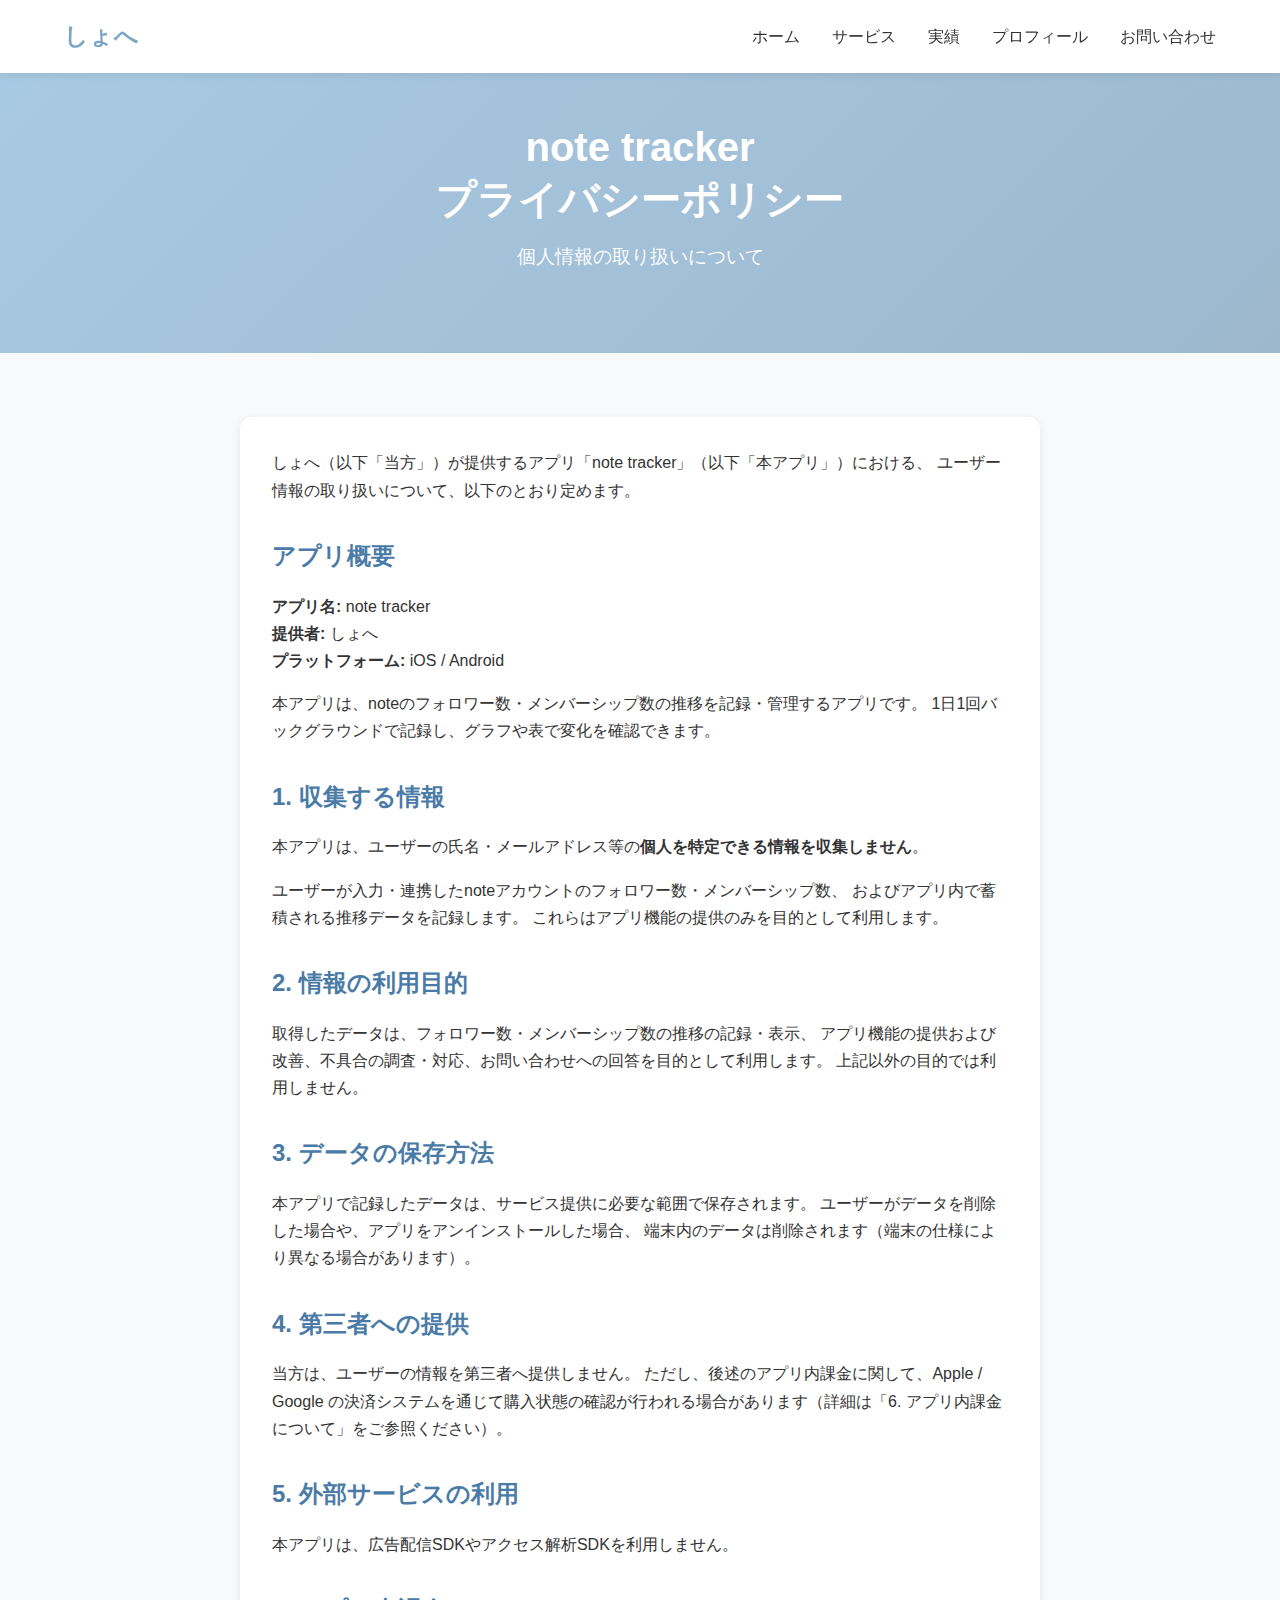
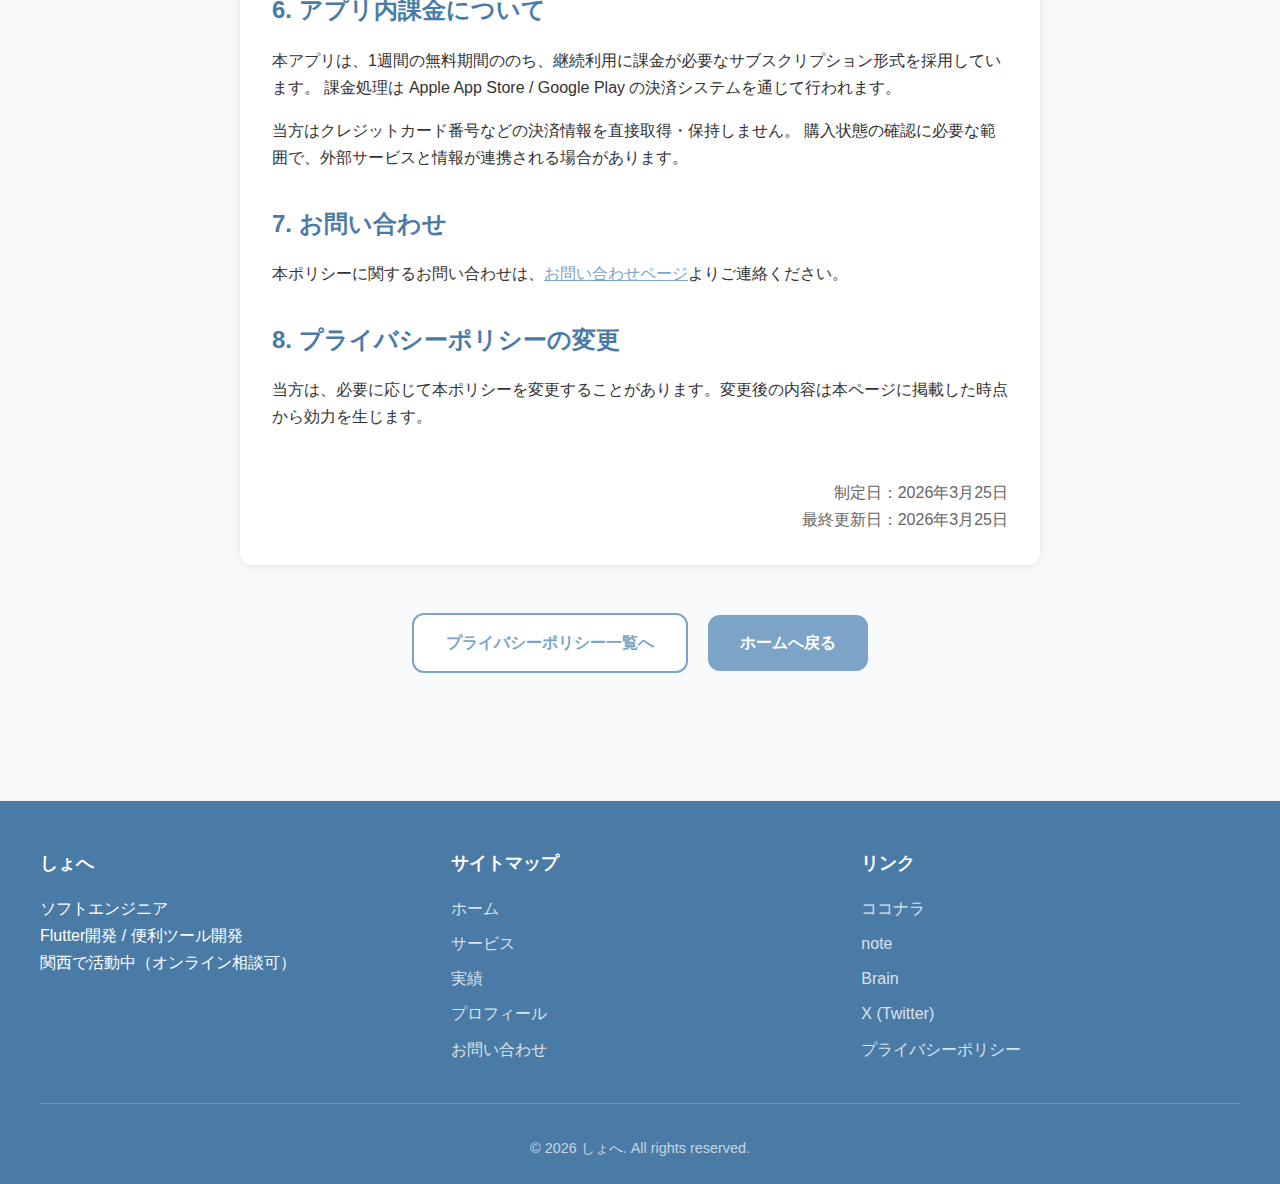
<file: privacy/note-tracker.html>
<!DOCTYPE html>
<html lang="ja">
<head>
  <meta charset="UTF-8">
  <meta name="viewport" content="width=device-width, initial-scale=1.0">
  <meta name="description" content="スマホアプリ「note tracker」のプライバシーポリシー。個人情報の取り扱いについて記載しています。">
  <meta name="keywords" content="プライバシーポリシー,note tracker,アプリ">
  <title>アプリ「note tracker」プライバシーポリシー | しょへ - ソフトエンジニア</title>

  <!-- OGP -->
  <meta property="og:title" content="アプリ「note tracker」プライバシーポリシー | しょへ - ソフトエンジニア">
  <meta property="og:description" content="スマホアプリ「note tracker」における個人情報の取り扱いについて記載しています。">
  <meta property="og:type" content="website">
  <meta property="og:url" content="https://yourusername.github.io/home/privacy/note-tracker.html">
  <meta property="og:image" content="https://yourusername.github.io/home/assets/ogp.png">

  <!-- Favicon -->
  <link rel="icon" type="image/png" href="../assets/favicon.png">
  <link rel="apple-touch-icon" href="../assets/favicon.png">

  <!-- Stylesheet -->
  <link rel="stylesheet" href="../styles.css">
</head>
<body>
  <!-- ヘッダー -->
  <header>
    <div class="header-container">
      <a href="../index.html" class="logo">しょへ</a>
      <button class="hamburger" aria-label="メニュー">
        <span></span>
        <span></span>
        <span></span>
      </button>
      <nav>
        <ul>
          <li><a href="../index.html">ホーム</a></li>
          <li><a href="../services.html">サービス</a></li>
          <li><a href="../works.html">実績</a></li>
          <li><a href="../about.html">プロフィール</a></li>
          <li><a href="../contact.html">お問い合わせ</a></li>
        </ul>
      </nav>
    </div>
  </header>

  <!-- ページヘッダー -->
  <section class="hero" style="padding: 3rem 1.5rem;">
    <div class="hero-content">
      <h1>note tracker<br>プライバシーポリシー</h1>
      <p>個人情報の取り扱いについて</p>
    </div>
  </section>

  <!-- プライバシーポリシー本文 -->
  <section class="section">
    <div class="container">
      <div style="max-width: 800px; margin: 0 auto;">
        <div class="profile-section">

          <p style="margin-bottom: 2rem;">
            しょへ（以下「当方」）が提供するアプリ「note tracker」（以下「本アプリ」）における、
            ユーザー情報の取り扱いについて、以下のとおり定めます。
          </p>

          <!-- アプリ概要 -->
          <h2 style="margin-top: 2rem; margin-bottom: 1rem; color: var(--primary-dark);">アプリ概要</h2>
          <p style="margin-bottom: 1rem;">
            <strong>アプリ名:</strong> note tracker<br>
            <strong>提供者:</strong> しょへ<br>
            <strong>プラットフォーム:</strong> iOS / Android
          </p>
          <p style="margin-bottom: 1rem;">
            本アプリは、noteのフォロワー数・メンバーシップ数の推移を記録・管理するアプリです。
            1日1回バックグラウンドで記録し、グラフや表で変化を確認できます。
          </p>

          <!-- 収集する情報 -->
          <h2 style="margin-top: 2rem; margin-bottom: 1rem; color: var(--primary-dark);">1. 収集する情報</h2>
          <p style="margin-bottom: 1rem;">
            本アプリは、ユーザーの氏名・メールアドレス等の<strong>個人を特定できる情報を収集しません</strong>。
          </p>
          <p style="margin-bottom: 1rem;">
            ユーザーが入力・連携したnoteアカウントのフォロワー数・メンバーシップ数、
            およびアプリ内で蓄積される推移データを記録します。
            これらはアプリ機能の提供のみを目的として利用します。
          </p>

          <!-- 情報の利用目的 -->
          <h2 style="margin-top: 2rem; margin-bottom: 1rem; color: var(--primary-dark);">2. 情報の利用目的</h2>
          <p style="margin-bottom: 1rem;">
            取得したデータは、フォロワー数・メンバーシップ数の推移の記録・表示、
            アプリ機能の提供および改善、不具合の調査・対応、お問い合わせへの回答を目的として利用します。
            上記以外の目的では利用しません。
          </p>

          <!-- データの保存方法 -->
          <h2 style="margin-top: 2rem; margin-bottom: 1rem; color: var(--primary-dark);">3. データの保存方法</h2>
          <p style="margin-bottom: 1rem;">
            本アプリで記録したデータは、サービス提供に必要な範囲で保存されます。
            ユーザーがデータを削除した場合や、アプリをアンインストールした場合、
            端末内のデータは削除されます（端末の仕様により異なる場合があります）。
          </p>

          <!-- 第三者への提供 -->
          <h2 style="margin-top: 2rem; margin-bottom: 1rem; color: var(--primary-dark);">4. 第三者への提供</h2>
          <p style="margin-bottom: 1rem;">
            当方は、ユーザーの情報を第三者へ提供しません。
            ただし、後述のアプリ内課金に関して、Apple / Google の決済システムを通じて購入状態の確認が行われる場合があります（詳細は「6. アプリ内課金について」をご参照ください）。
          </p>

          <!-- 外部サービス -->
          <h2 style="margin-top: 2rem; margin-bottom: 1rem; color: var(--primary-dark);">5. 外部サービスの利用</h2>
          <p style="margin-bottom: 1rem;">
            本アプリは、広告配信SDKやアクセス解析SDKを利用しません。
          </p>

          <!-- 課金 -->
          <h2 style="margin-top: 2rem; margin-bottom: 1rem; color: var(--primary-dark);">6. アプリ内課金について</h2>
          <p style="margin-bottom: 1rem;">
            本アプリは、1週間の無料期間ののち、継続利用に課金が必要なサブスクリプション形式を採用しています。
            課金処理は Apple App Store / Google Play の決済システムを通じて行われます。
          </p>
          <p style="margin-bottom: 1rem;">
            当方はクレジットカード番号などの決済情報を直接取得・保持しません。
            購入状態の確認に必要な範囲で、外部サービスと情報が連携される場合があります。
          </p>

          <!-- お問い合わせ -->
          <h2 style="margin-top: 2rem; margin-bottom: 1rem; color: var(--primary-dark);">7. お問い合わせ</h2>
          <p style="margin-bottom: 1rem;">
            本ポリシーに関するお問い合わせは、<a href="../contact.html" style="color: var(--primary-color); text-decoration: underline;">お問い合わせページ</a>よりご連絡ください。
          </p>

          <!-- 変更 -->
          <h2 style="margin-top: 2rem; margin-bottom: 1rem; color: var(--primary-dark);">8. プライバシーポリシーの変更</h2>
          <p style="margin-bottom: 1rem;">
            当方は、必要に応じて本ポリシーを変更することがあります。変更後の内容は本ページに掲載した時点から効力を生じます。
          </p>

          <!-- 制定日 -->
          <p style="margin-top: 3rem; text-align: right; color: var(--text-light);">
            制定日：2026年3月25日<br>
            最終更新日：2026年3月25日
          </p>
        </div>

        <!-- 戻るボタン -->
        <div style="text-align: center; margin-top: 3rem;">
          <a href="../privacy.html" class="btn btn-secondary" style="margin-right: 1rem;">プライバシーポリシー一覧へ</a>
          <a href="../index.html" class="btn btn-primary">ホームへ戻る</a>
        </div>
      </div>
    </div>
  </section>

  <!-- フッター -->
  <footer>
    <div class="footer-container">
      <div class="footer-content">
        <div class="footer-section">
          <h3>しょへ</h3>
          <p>ソフトエンジニア<br>Flutter開発 / 便利ツール開発<br>関西で活動中（オンライン相談可）</p>
        </div>

        <div class="footer-section">
          <h3>サイトマップ</h3>
          <ul>
            <li><a href="../index.html">ホーム</a></li>
            <li><a href="../services.html">サービス</a></li>
            <li><a href="../works.html">実績</a></li>
            <li><a href="../about.html">プロフィール</a></li>
            <li><a href="../contact.html">お問い合わせ</a></li>
          </ul>
        </div>

        <div class="footer-section">
          <h3>リンク</h3>
          <ul>
            <li><a href="https://coconala.com/users/1224378" target="_blank" rel="noopener noreferrer">ココナラ</a></li>
            <li><a href="https://note.com/shohe_lifehack" target="_blank" rel="noopener noreferrer">note</a></li>
            <li><a href="https://brain-market.com/u/shohe_lifehack" target="_blank" rel="noopener noreferrer">Brain</a></li>
            <li><a href="https://x.com/shohe_lifehack" target="_blank" rel="noopener noreferrer">X (Twitter)</a></li>
            <li><a href="../privacy.html">プライバシーポリシー</a></li>
          </ul>
        </div>
      </div>

      <div class="footer-bottom">
        <p>&copy; 2026 しょへ. All rights reserved.</p>
      </div>
    </div>
  </footer>

  <!-- JavaScript -->
  <script src="../script.js"></script>
</body>
</html>
</file>
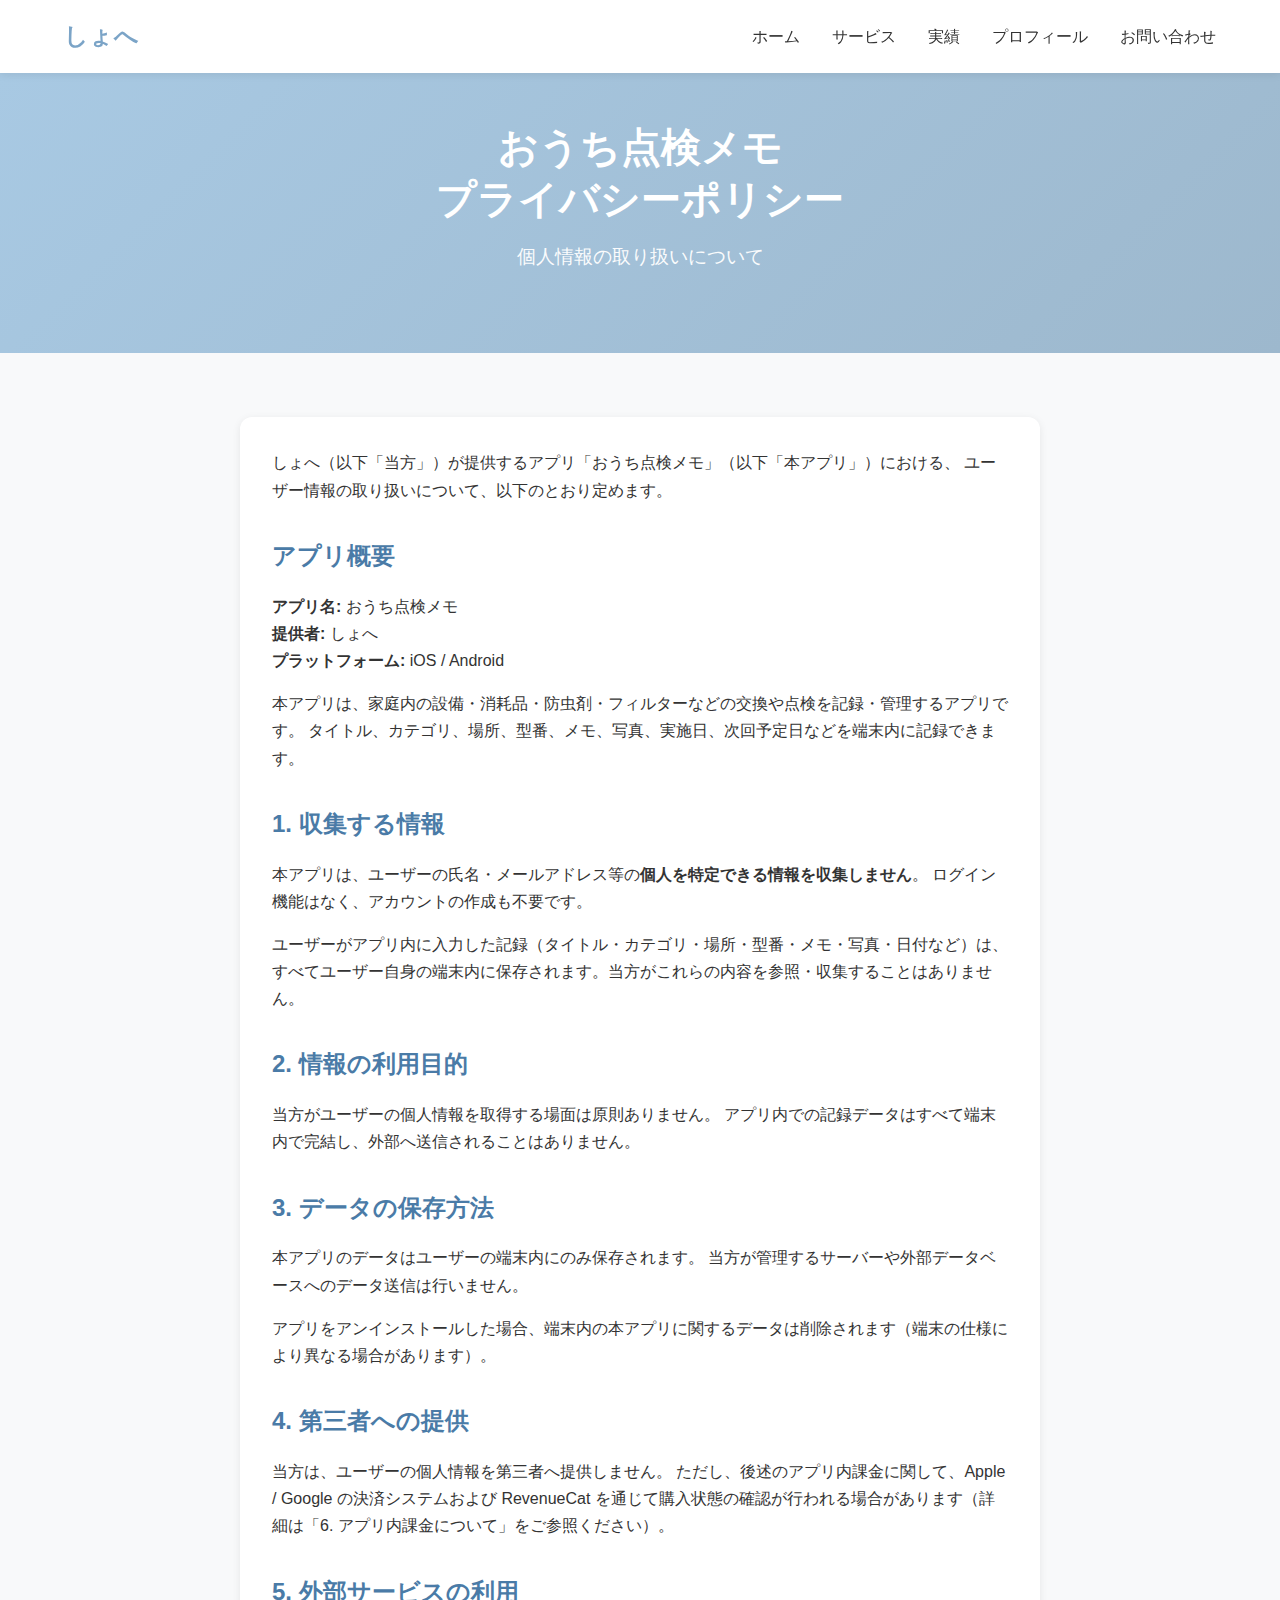
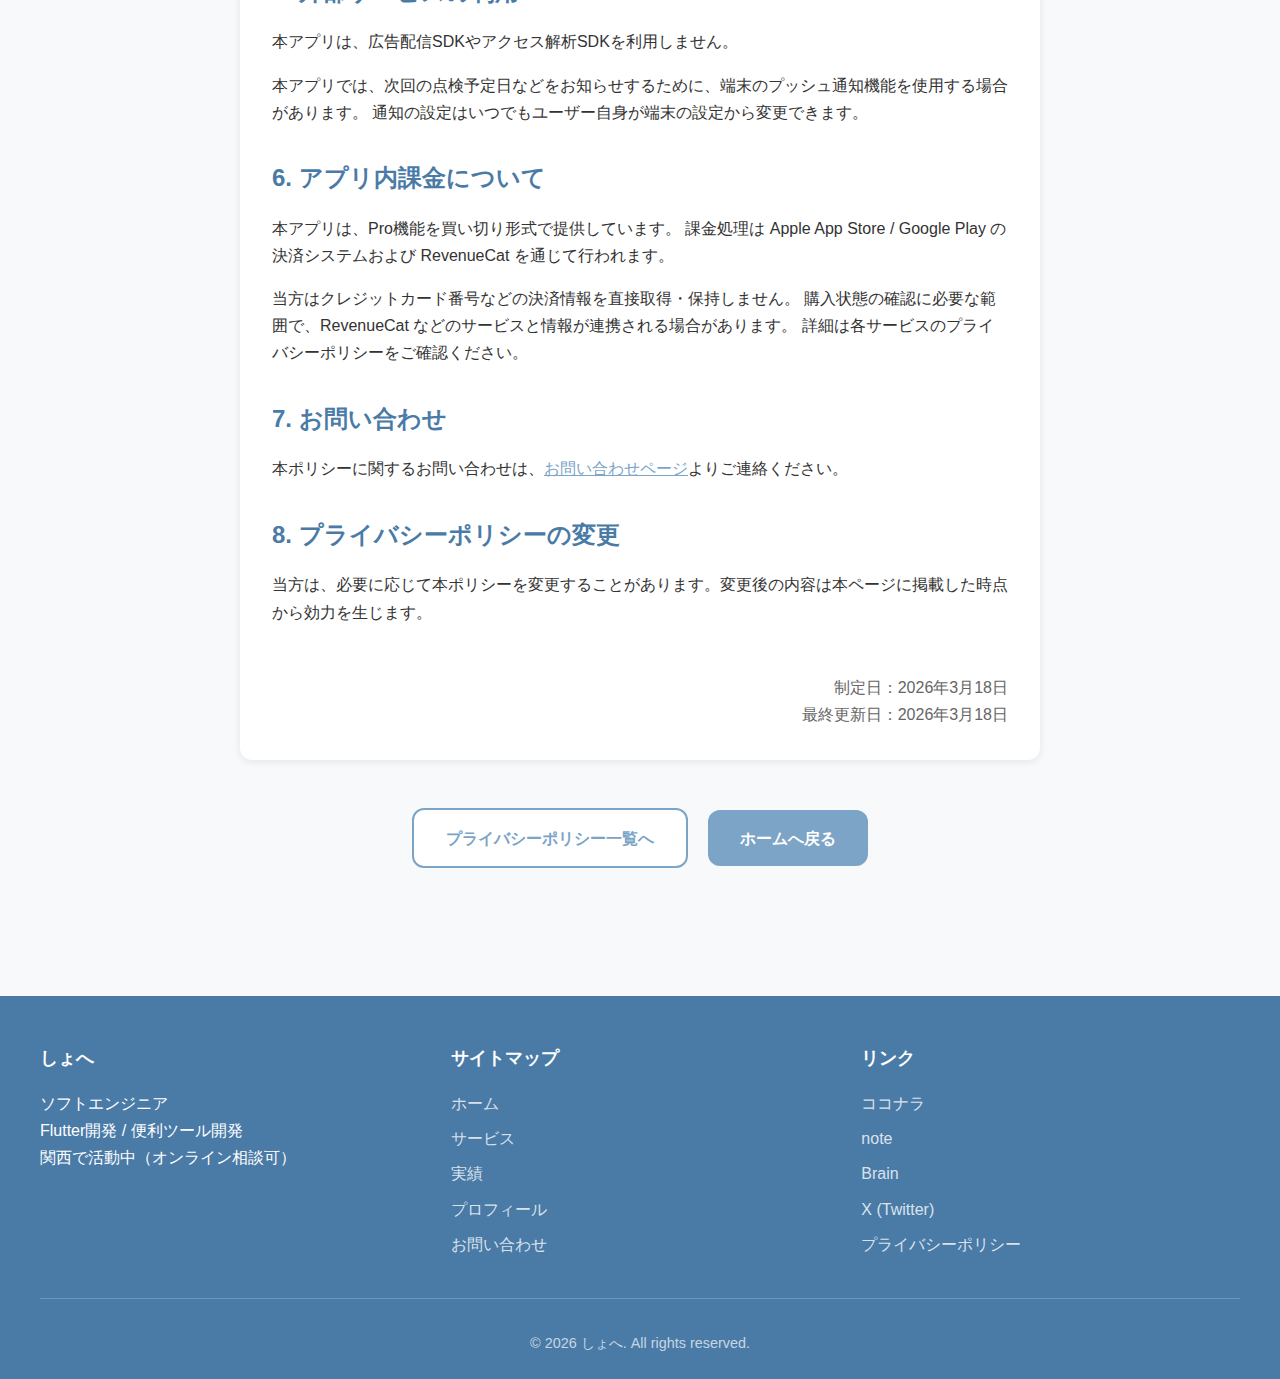
<file: privacy/ouchi-tenken-memo.html>
<!DOCTYPE html>
<html lang="ja">
<head>
  <meta charset="UTF-8">
  <meta name="viewport" content="width=device-width, initial-scale=1.0">
  <meta name="description" content="スマホアプリ「おうち点検メモ」のプライバシーポリシー。個人情報の取り扱いについて記載しています。">
  <meta name="keywords" content="プライバシーポリシー,おうち点検メモ,アプリ">
  <title>アプリ「おうち点検メモ」プライバシーポリシー | しょへ - ソフトエンジニア</title>

  <!-- OGP -->
  <meta property="og:title" content="アプリ「おうち点検メモ」プライバシーポリシー | しょへ - ソフトエンジニア">
  <meta property="og:description" content="スマホアプリ「おうち点検メモ」における個人情報の取り扱いについて記載しています。">
  <meta property="og:type" content="website">
  <meta property="og:url" content="https://yourusername.github.io/home/privacy/ouchi-tenken-memo.html">
  <meta property="og:image" content="https://yourusername.github.io/home/assets/ogp.png">

  <!-- Favicon -->
  <link rel="icon" type="image/png" href="../assets/favicon.png">
  <link rel="apple-touch-icon" href="../assets/favicon.png">

  <!-- Stylesheet -->
  <link rel="stylesheet" href="../styles.css">
</head>
<body>
  <!-- ヘッダー -->
  <header>
    <div class="header-container">
      <a href="../index.html" class="logo">しょへ</a>
      <button class="hamburger" aria-label="メニュー">
        <span></span>
        <span></span>
        <span></span>
      </button>
      <nav>
        <ul>
          <li><a href="../index.html">ホーム</a></li>
          <li><a href="../services.html">サービス</a></li>
          <li><a href="../works.html">実績</a></li>
          <li><a href="../about.html">プロフィール</a></li>
          <li><a href="../contact.html">お問い合わせ</a></li>
        </ul>
      </nav>
    </div>
  </header>

  <!-- ページヘッダー -->
  <section class="hero" style="padding: 3rem 1.5rem;">
    <div class="hero-content">
      <h1>おうち点検メモ<br>プライバシーポリシー</h1>
      <p>個人情報の取り扱いについて</p>
    </div>
  </section>

  <!-- プライバシーポリシー本文 -->
  <section class="section">
    <div class="container">
      <div style="max-width: 800px; margin: 0 auto;">
        <div class="profile-section">

          <p style="margin-bottom: 2rem;">
            しょへ（以下「当方」）が提供するアプリ「おうち点検メモ」（以下「本アプリ」）における、
            ユーザー情報の取り扱いについて、以下のとおり定めます。
          </p>

          <!-- アプリ概要 -->
          <h2 style="margin-top: 2rem; margin-bottom: 1rem; color: var(--primary-dark);">アプリ概要</h2>
          <p style="margin-bottom: 1rem;">
            <strong>アプリ名:</strong> おうち点検メモ<br>
            <strong>提供者:</strong> しょへ<br>
            <strong>プラットフォーム:</strong> iOS / Android
          </p>
          <p style="margin-bottom: 1rem;">
            本アプリは、家庭内の設備・消耗品・防虫剤・フィルターなどの交換や点検を記録・管理するアプリです。
            タイトル、カテゴリ、場所、型番、メモ、写真、実施日、次回予定日などを端末内に記録できます。
          </p>

          <!-- 収集する情報 -->
          <h2 style="margin-top: 2rem; margin-bottom: 1rem; color: var(--primary-dark);">1. 収集する情報</h2>
          <p style="margin-bottom: 1rem;">
            本アプリは、ユーザーの氏名・メールアドレス等の<strong>個人を特定できる情報を収集しません</strong>。
            ログイン機能はなく、アカウントの作成も不要です。
          </p>
          <p style="margin-bottom: 1rem;">
            ユーザーがアプリ内に入力した記録（タイトル・カテゴリ・場所・型番・メモ・写真・日付など）は、
            すべてユーザー自身の端末内に保存されます。当方がこれらの内容を参照・収集することはありません。
          </p>

          <!-- 情報の利用目的 -->
          <h2 style="margin-top: 2rem; margin-bottom: 1rem; color: var(--primary-dark);">2. 情報の利用目的</h2>
          <p style="margin-bottom: 1rem;">
            当方がユーザーの個人情報を取得する場面は原則ありません。
            アプリ内での記録データはすべて端末内で完結し、外部へ送信されることはありません。
          </p>

          <!-- 保存方法 -->
          <h2 style="margin-top: 2rem; margin-bottom: 1rem; color: var(--primary-dark);">3. データの保存方法</h2>
          <p style="margin-bottom: 1rem;">
            本アプリのデータはユーザーの端末内にのみ保存されます。
            当方が管理するサーバーや外部データベースへのデータ送信は行いません。
          </p>
          <p style="margin-bottom: 1rem;">
            アプリをアンインストールした場合、端末内の本アプリに関するデータは削除されます（端末の仕様により異なる場合があります）。
          </p>

          <!-- 第三者提供 -->
          <h2 style="margin-top: 2rem; margin-bottom: 1rem; color: var(--primary-dark);">4. 第三者への提供</h2>
          <p style="margin-bottom: 1rem;">
            当方は、ユーザーの個人情報を第三者へ提供しません。
            ただし、後述のアプリ内課金に関して、Apple / Google の決済システムおよび RevenueCat を通じて購入状態の確認が行われる場合があります（詳細は「6. アプリ内課金について」をご参照ください）。
          </p>

          <!-- 外部サービス -->
          <h2 style="margin-top: 2rem; margin-bottom: 1rem; color: var(--primary-dark);">5. 外部サービスの利用</h2>
          <p style="margin-bottom: 1rem;">
            本アプリは、広告配信SDKやアクセス解析SDKを利用しません。
          </p>
          <p style="margin-bottom: 1rem;">
            本アプリでは、次回の点検予定日などをお知らせするために、端末のプッシュ通知機能を使用する場合があります。
            通知の設定はいつでもユーザー自身が端末の設定から変更できます。
          </p>

          <!-- 課金 -->
          <h2 style="margin-top: 2rem; margin-bottom: 1rem; color: var(--primary-dark);">6. アプリ内課金について</h2>
          <p style="margin-bottom: 1rem;">
            本アプリは、Pro機能を買い切り形式で提供しています。
            課金処理は Apple App Store / Google Play の決済システムおよび RevenueCat を通じて行われます。
          </p>
          <p style="margin-bottom: 1rem;">
            当方はクレジットカード番号などの決済情報を直接取得・保持しません。
            購入状態の確認に必要な範囲で、RevenueCat などのサービスと情報が連携される場合があります。
            詳細は各サービスのプライバシーポリシーをご確認ください。
          </p>

          <!-- お問い合わせ -->
          <h2 style="margin-top: 2rem; margin-bottom: 1rem; color: var(--primary-dark);">7. お問い合わせ</h2>
          <p style="margin-bottom: 1rem;">
            本ポリシーに関するお問い合わせは、<a href="../contact.html" style="color: var(--primary-color); text-decoration: underline;">お問い合わせページ</a>よりご連絡ください。
          </p>

          <!-- 変更 -->
          <h2 style="margin-top: 2rem; margin-bottom: 1rem; color: var(--primary-dark);">8. プライバシーポリシーの変更</h2>
          <p style="margin-bottom: 1rem;">
            当方は、必要に応じて本ポリシーを変更することがあります。変更後の内容は本ページに掲載した時点から効力を生じます。
          </p>

          <!-- 制定日 -->
          <p style="margin-top: 3rem; text-align: right; color: var(--text-light);">
            制定日：2026年3月18日<br>
            最終更新日：2026年3月18日
          </p>
        </div>

        <!-- 戻るボタン -->
        <div style="text-align: center; margin-top: 3rem;">
          <a href="../privacy.html" class="btn btn-secondary" style="margin-right: 1rem;">プライバシーポリシー一覧へ</a>
          <a href="../index.html" class="btn btn-primary">ホームへ戻る</a>
        </div>
      </div>
    </div>
  </section>

  <!-- フッター -->
  <footer>
    <div class="footer-container">
      <div class="footer-content">
        <div class="footer-section">
          <h3>しょへ</h3>
          <p>ソフトエンジニア<br>Flutter開発 / 便利ツール開発<br>関西で活動中（オンライン相談可）</p>
        </div>

        <div class="footer-section">
          <h3>サイトマップ</h3>
          <ul>
            <li><a href="../index.html">ホーム</a></li>
            <li><a href="../services.html">サービス</a></li>
            <li><a href="../works.html">実績</a></li>
            <li><a href="../about.html">プロフィール</a></li>
            <li><a href="../contact.html">お問い合わせ</a></li>
          </ul>
        </div>

        <div class="footer-section">
          <h3>リンク</h3>
          <ul>
            <li><a href="https://coconala.com/users/1224378" target="_blank" rel="noopener noreferrer">ココナラ</a></li>
            <li><a href="https://note.com/shohe_lifehack" target="_blank" rel="noopener noreferrer">note</a></li>
            <li><a href="https://brain-market.com/u/shohe_lifehack" target="_blank" rel="noopener noreferrer">Brain</a></li>
            <li><a href="https://x.com/shohe_lifehack" target="_blank" rel="noopener noreferrer">X (Twitter)</a></li>
            <li><a href="../privacy.html">プライバシーポリシー</a></li>
          </ul>
        </div>
      </div>

      <div class="footer-bottom">
        <p>&copy; 2026 しょへ. All rights reserved.</p>
      </div>
    </div>
  </footer>

  <!-- JavaScript -->
  <script src="../script.js"></script>
</body>
</html>
</file>
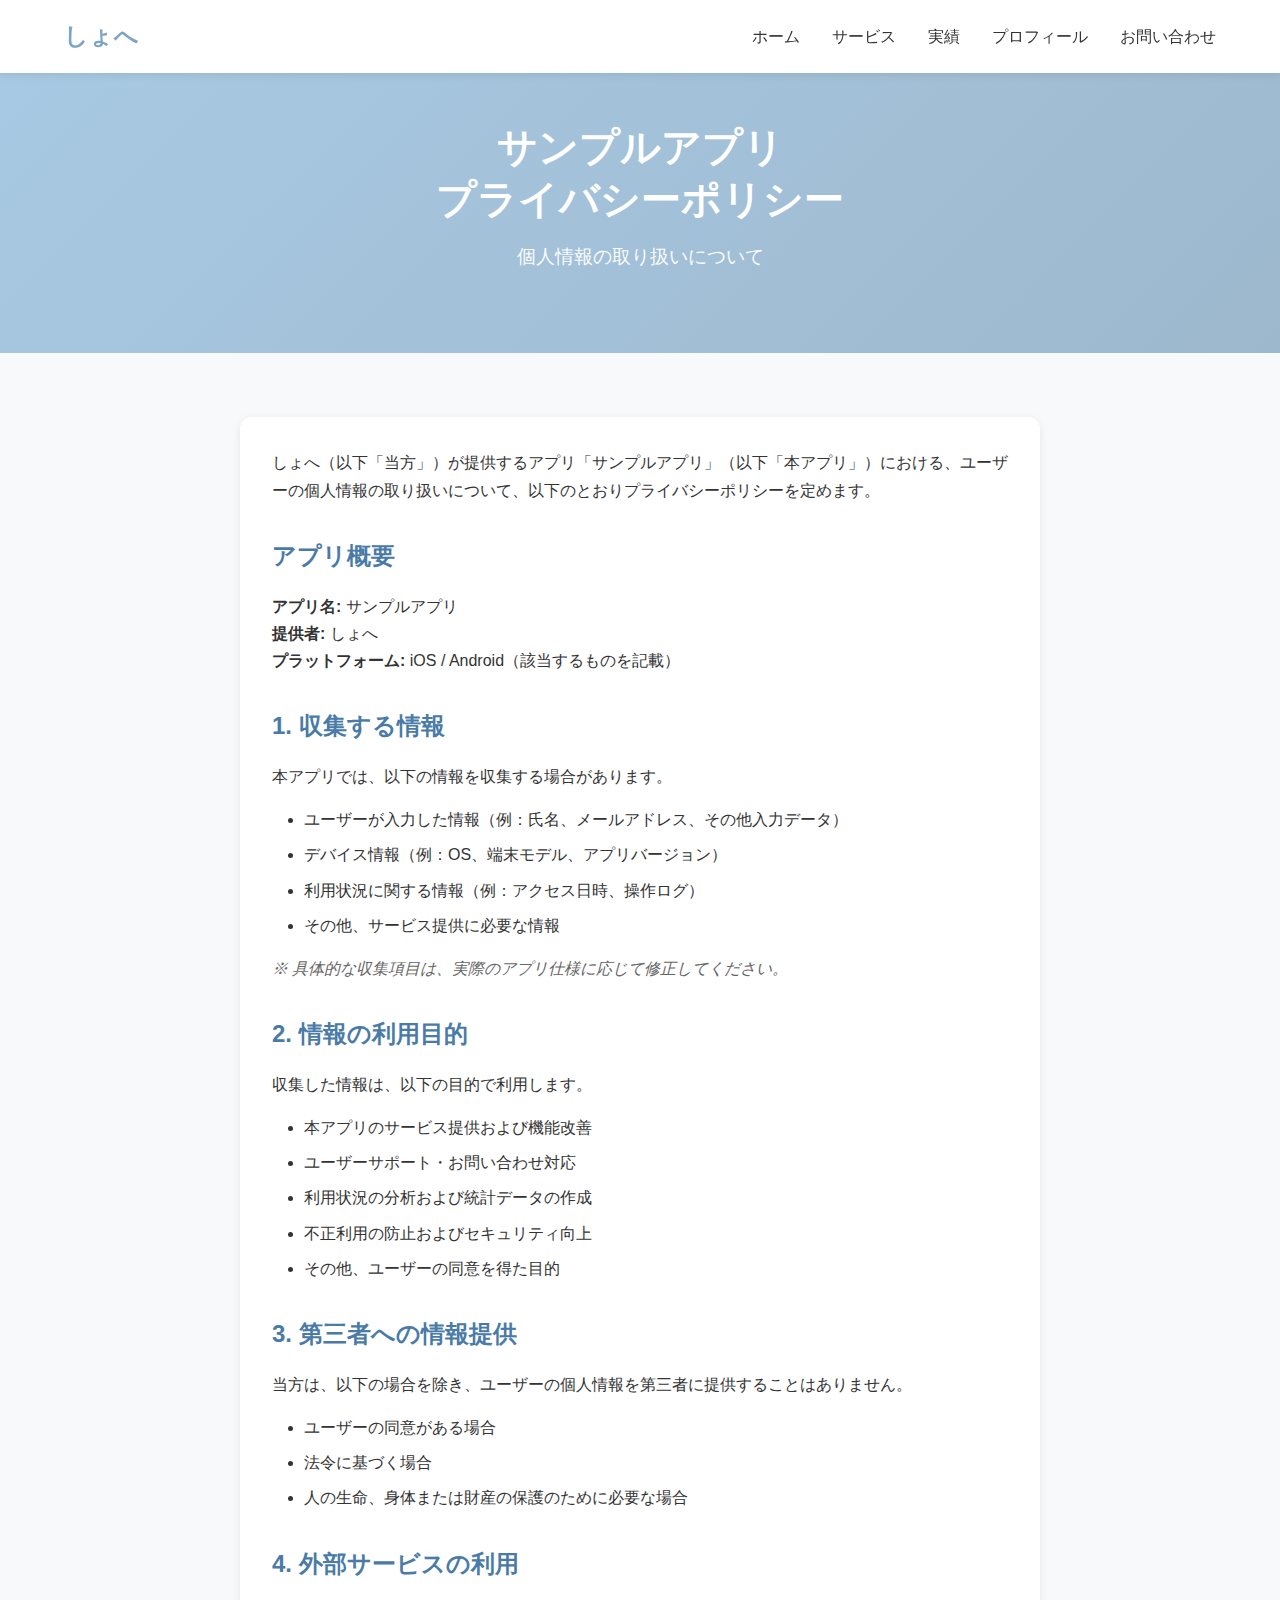
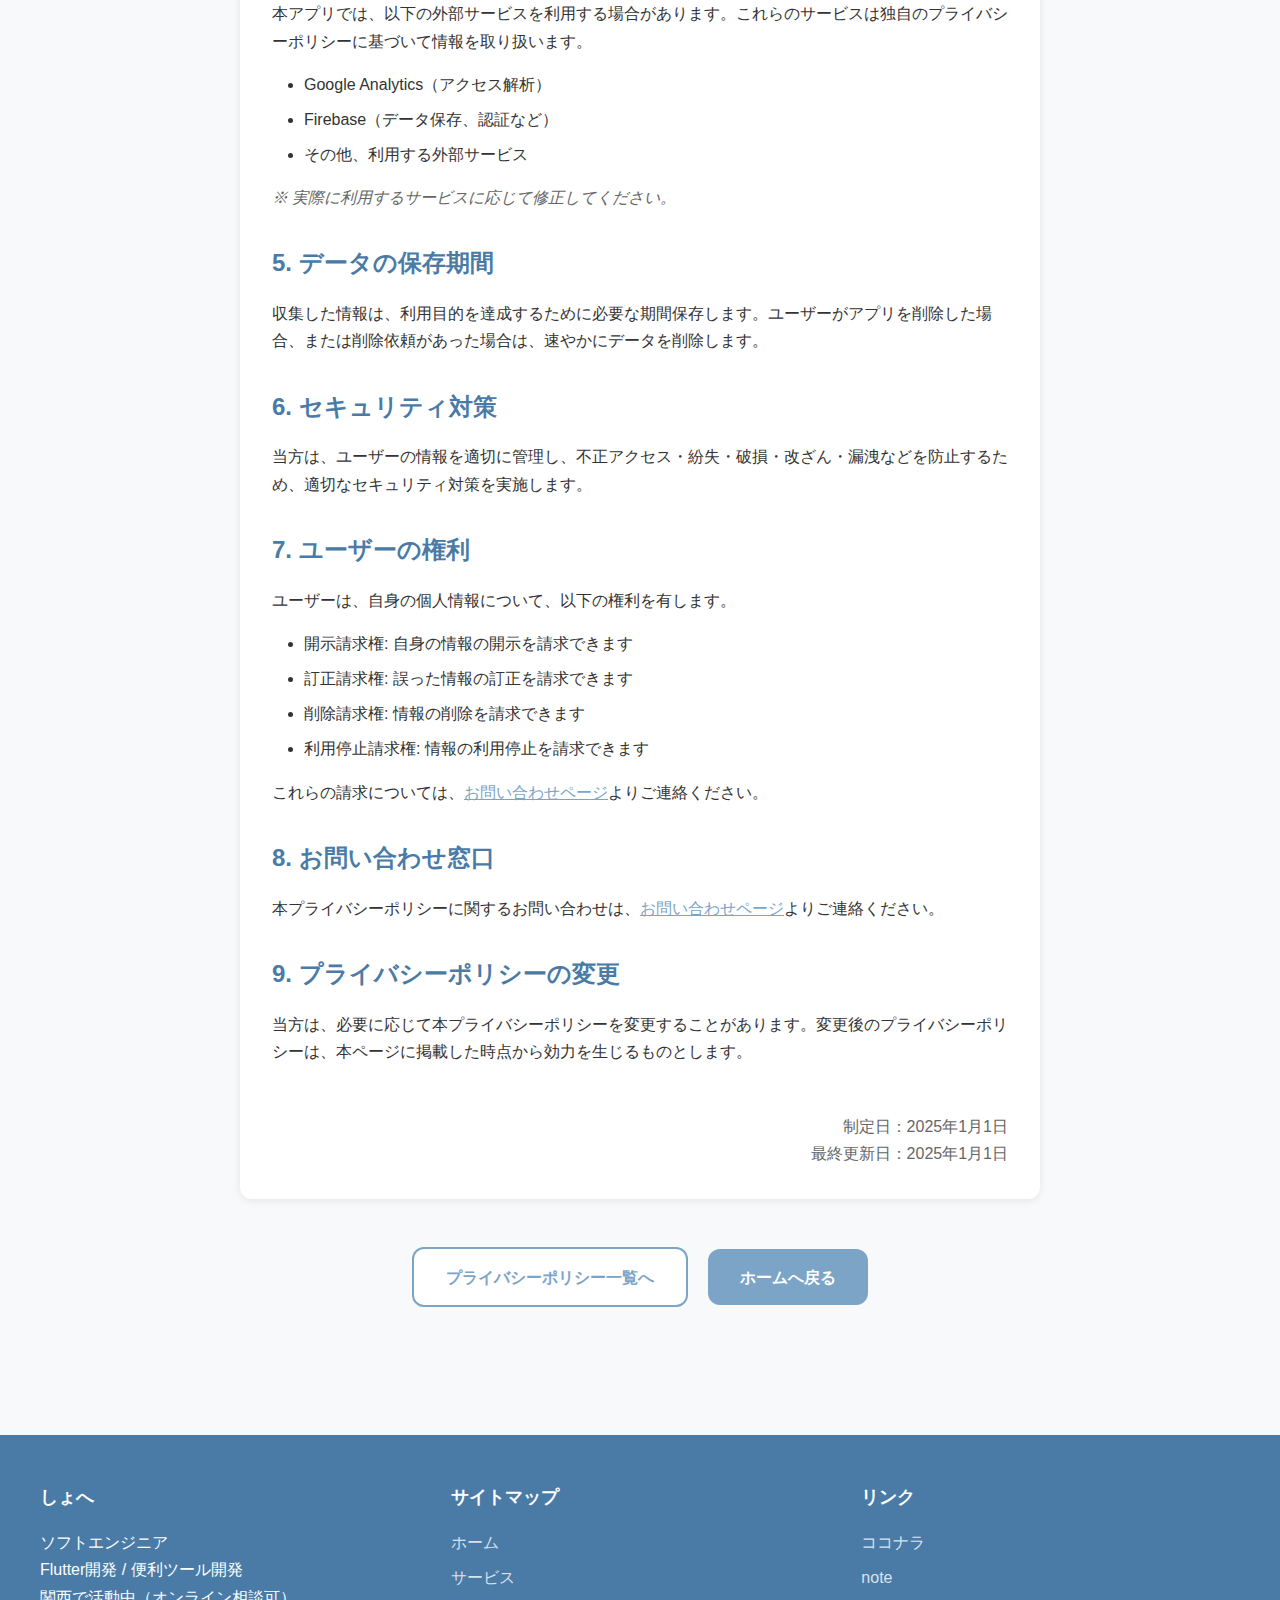
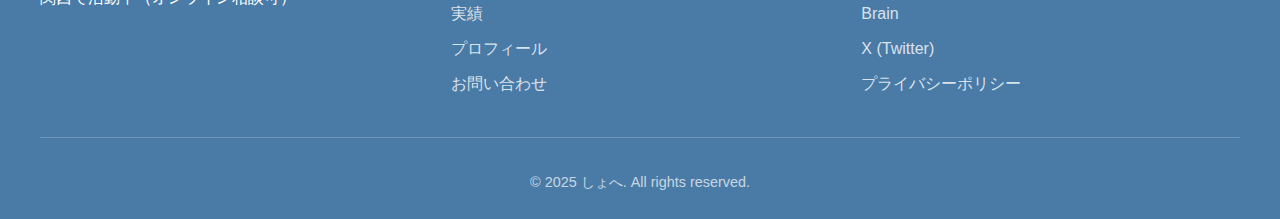
<file: privacy/sample-app.html>
<!DOCTYPE html>
<html lang="ja">
<head>
  <meta charset="UTF-8">
  <meta name="viewport" content="width=device-width, initial-scale=1.0">
  <meta name="description" content="サンプルアプリのプライバシーポリシー。個人情報の取り扱いについて記載しています。">
  <meta name="keywords" content="プライバシーポリシー,個人情報保護,アプリ">
  <title>サンプルアプリ プライバシーポリシー | しょへ - ソフトエンジニア</title>

  <!-- OGP -->
  <meta property="og:title" content="サンプルアプリ プライバシーポリシー | しょへ - ソフトエンジニア">
  <meta property="og:description" content="サンプルアプリの個人情報の取り扱いについて記載しています。">
  <meta property="og:type" content="website">
  <meta property="og:url" content="https://yourusername.github.io/home/privacy/sample-app.html">
  <meta property="og:image" content="https://yourusername.github.io/home/assets/ogp.png">

  <!-- Favicon -->
  <link rel="icon" type="image/png" href="../assets/favicon.png">
  <link rel="apple-touch-icon" href="../assets/favicon.png">

  <!-- Stylesheet -->
  <link rel="stylesheet" href="../styles.css">
</head>
<body>
  <!-- ヘッダー -->
  <header>
    <div class="header-container">
      <a href="../index.html" class="logo">しょへ</a>
      <button class="hamburger" aria-label="メニュー">
        <span></span>
        <span></span>
        <span></span>
      </button>
      <nav>
        <ul>
          <li><a href="../index.html">ホーム</a></li>
          <li><a href="../services.html">サービス</a></li>
          <li><a href="../works.html">実績</a></li>
          <li><a href="../about.html">プロフィール</a></li>
          <li><a href="../contact.html">お問い合わせ</a></li>
        </ul>
      </nav>
    </div>
  </header>

  <!-- ページヘッダー -->
  <section class="hero" style="padding: 3rem 1.5rem;">
    <div class="hero-content">
      <h1>サンプルアプリ<br>プライバシーポリシー</h1>
      <p>個人情報の取り扱いについて</p>
    </div>
  </section>

  <!-- プライバシーポリシー本文 -->
  <section class="section">
    <div class="container">
      <div style="max-width: 800px; margin: 0 auto;">
        <div class="profile-section">
          <p style="margin-bottom: 2rem;">
            しょへ（以下「当方」）が提供するアプリ「サンプルアプリ」（以下「本アプリ」）における、ユーザーの個人情報の取り扱いについて、以下のとおりプライバシーポリシーを定めます。
          </p>

          <!-- アプリ概要 -->
          <h2 style="margin-top: 2rem; margin-bottom: 1rem; color: var(--primary-dark);">アプリ概要</h2>
          <p style="margin-bottom: 1rem;">
            <strong>アプリ名:</strong> サンプルアプリ<br>
            <strong>提供者:</strong> しょへ<br>
            <strong>プラットフォーム:</strong> iOS / Android（該当するものを記載）
          </p>

          <!-- 個人情報の収集 -->
          <h2 style="margin-top: 2rem; margin-bottom: 1rem; color: var(--primary-dark);">1. 収集する情報</h2>
          <p style="margin-bottom: 1rem;">
            本アプリでは、以下の情報を収集する場合があります。
          </p>
          <ul style="list-style: disc; padding-left: 2rem; margin-bottom: 1rem;">
            <li style="margin-bottom: 0.5rem;">ユーザーが入力した情報（例：氏名、メールアドレス、その他入力データ）</li>
            <li style="margin-bottom: 0.5rem;">デバイス情報（例：OS、端末モデル、アプリバージョン）</li>
            <li style="margin-bottom: 0.5rem;">利用状況に関する情報（例：アクセス日時、操作ログ）</li>
            <li style="margin-bottom: 0.5rem;">その他、サービス提供に必要な情報</li>
          </ul>
          <p style="margin-bottom: 1rem; color: var(--text-light); font-style: italic;">
            ※ 具体的な収集項目は、実際のアプリ仕様に応じて修正してください。
          </p>

          <!-- 情報の利用目的 -->
          <h2 style="margin-top: 2rem; margin-bottom: 1rem; color: var(--primary-dark);">2. 情報の利用目的</h2>
          <p style="margin-bottom: 1rem;">
            収集した情報は、以下の目的で利用します。
          </p>
          <ul style="list-style: disc; padding-left: 2rem; margin-bottom: 1rem;">
            <li style="margin-bottom: 0.5rem;">本アプリのサービス提供および機能改善</li>
            <li style="margin-bottom: 0.5rem;">ユーザーサポート・お問い合わせ対応</li>
            <li style="margin-bottom: 0.5rem;">利用状況の分析および統計データの作成</li>
            <li style="margin-bottom: 0.5rem;">不正利用の防止およびセキュリティ向上</li>
            <li style="margin-bottom: 0.5rem;">その他、ユーザーの同意を得た目的</li>
          </ul>

          <!-- 第三者提供 -->
          <h2 style="margin-top: 2rem; margin-bottom: 1rem; color: var(--primary-dark);">3. 第三者への情報提供</h2>
          <p style="margin-bottom: 1rem;">
            当方は、以下の場合を除き、ユーザーの個人情報を第三者に提供することはありません。
          </p>
          <ul style="list-style: disc; padding-left: 2rem; margin-bottom: 1rem;">
            <li style="margin-bottom: 0.5rem;">ユーザーの同意がある場合</li>
            <li style="margin-bottom: 0.5rem;">法令に基づく場合</li>
            <li style="margin-bottom: 0.5rem;">人の生命、身体または財産の保護のために必要な場合</li>
          </ul>

          <!-- 外部サービスの利用 -->
          <h2 style="margin-top: 2rem; margin-bottom: 1rem; color: var(--primary-dark);">4. 外部サービスの利用</h2>
          <p style="margin-bottom: 1rem;">
            本アプリでは、以下の外部サービスを利用する場合があります。これらのサービスは独自のプライバシーポリシーに基づいて情報を取り扱います。
          </p>
          <ul style="list-style: disc; padding-left: 2rem; margin-bottom: 1rem;">
            <li style="margin-bottom: 0.5rem;">Google Analytics（アクセス解析）</li>
            <li style="margin-bottom: 0.5rem;">Firebase（データ保存、認証など）</li>
            <li style="margin-bottom: 0.5rem;">その他、利用する外部サービス</li>
          </ul>
          <p style="margin-bottom: 1rem; color: var(--text-light); font-style: italic;">
            ※ 実際に利用するサービスに応じて修正してください。
          </p>

          <!-- データの保存期間 -->
          <h2 style="margin-top: 2rem; margin-bottom: 1rem; color: var(--primary-dark);">5. データの保存期間</h2>
          <p style="margin-bottom: 1rem;">
            収集した情報は、利用目的を達成するために必要な期間保存します。ユーザーがアプリを削除した場合、または削除依頼があった場合は、速やかにデータを削除します。
          </p>

          <!-- セキュリティ -->
          <h2 style="margin-top: 2rem; margin-bottom: 1rem; color: var(--primary-dark);">6. セキュリティ対策</h2>
          <p style="margin-bottom: 1rem;">
            当方は、ユーザーの情報を適切に管理し、不正アクセス・紛失・破損・改ざん・漏洩などを防止するため、適切なセキュリティ対策を実施します。
          </p>

          <!-- ユーザーの権利 -->
          <h2 style="margin-top: 2rem; margin-bottom: 1rem; color: var(--primary-dark);">7. ユーザーの権利</h2>
          <p style="margin-bottom: 1rem;">
            ユーザーは、自身の個人情報について、以下の権利を有します。
          </p>
          <ul style="list-style: disc; padding-left: 2rem; margin-bottom: 1rem;">
            <li style="margin-bottom: 0.5rem;">開示請求権: 自身の情報の開示を請求できます</li>
            <li style="margin-bottom: 0.5rem;">訂正請求権: 誤った情報の訂正を請求できます</li>
            <li style="margin-bottom: 0.5rem;">削除請求権: 情報の削除を請求できます</li>
            <li style="margin-bottom: 0.5rem;">利用停止請求権: 情報の利用停止を請求できます</li>
          </ul>
          <p style="margin-bottom: 1rem;">
            これらの請求については、<a href="../contact.html" style="color: var(--primary-color); text-decoration: underline;">お問い合わせページ</a>よりご連絡ください。
          </p>

          <!-- お問い合わせ窓口 -->
          <h2 style="margin-top: 2rem; margin-bottom: 1rem; color: var(--primary-dark);">8. お問い合わせ窓口</h2>
          <p style="margin-bottom: 1rem;">
            本プライバシーポリシーに関するお問い合わせは、<a href="../contact.html" style="color: var(--primary-color); text-decoration: underline;">お問い合わせページ</a>よりご連絡ください。
          </p>

          <!-- プライバシーポリシーの変更 -->
          <h2 style="margin-top: 2rem; margin-bottom: 1rem; color: var(--primary-dark);">9. プライバシーポリシーの変更</h2>
          <p style="margin-bottom: 1rem;">
            当方は、必要に応じて本プライバシーポリシーを変更することがあります。変更後のプライバシーポリシーは、本ページに掲載した時点から効力を生じるものとします。
          </p>

          <!-- 制定日 -->
          <p style="margin-top: 3rem; text-align: right; color: var(--text-light);">
            制定日：2025年1月1日<br>
            最終更新日：2025年1月1日
          </p>
        </div>

        <!-- 戻るボタン -->
        <div style="text-align: center; margin-top: 3rem;">
          <a href="../privacy.html" class="btn btn-secondary" style="margin-right: 1rem;">プライバシーポリシー一覧へ</a>
          <a href="../index.html" class="btn btn-primary">ホームへ戻る</a>
        </div>
      </div>
    </div>
  </section>

  <!-- フッター -->
  <footer>
    <div class="footer-container">
      <div class="footer-content">
        <div class="footer-section">
          <h3>しょへ</h3>
          <p>ソフトエンジニア<br>Flutter開発 / 便利ツール開発<br>関西で活動中（オンライン相談可）</p>
        </div>

        <div class="footer-section">
          <h3>サイトマップ</h3>
          <ul>
            <li><a href="../index.html">ホーム</a></li>
            <li><a href="../services.html">サービス</a></li>
            <li><a href="../works.html">実績</a></li>
            <li><a href="../about.html">プロフィール</a></li>
            <li><a href="../contact.html">お問い合わせ</a></li>
          </ul>
        </div>

        <div class="footer-section">
          <h3>リンク</h3>
          <ul>
            <li><a href="https://coconala.com/users/1224378" target="_blank" rel="noopener noreferrer">ココナラ</a></li>
            <li><a href="https://note.com/shohe_lifehack" target="_blank" rel="noopener noreferrer">note</a></li>
            <li><a href="https://brain-market.com/u/shohe_lifehack" target="_blank" rel="noopener noreferrer">Brain</a></li>
            <li><a href="https://x.com/shohe_lifehack" target="_blank" rel="noopener noreferrer">X (Twitter)</a></li>
            <li><a href="../privacy.html">プライバシーポリシー</a></li>
          </ul>
        </div>
      </div>

      <div class="footer-bottom">
        <p>&copy; 2025 しょへ. All rights reserved.</p>
      </div>
    </div>
  </footer>

  <!-- JavaScript -->
  <script src="../script.js"></script>
</body>
</html>
</file>
<file: styles.css>
/* ==================== リセット & ベース設定 ==================== */
* {
  margin: 0;
  padding: 0;
  box-sizing: border-box;
}

:root {
  /* カラーパレット：くすみブルー系 */
  --primary-color: #7ba4c7;
  --primary-light: #a8c9e3;
  --primary-dark: #4a7ba7;
  --accent-color: #9db8cd;
  --bg-color: #f8f9fa;
  --bg-secondary: #ffffff;
  --text-color: #333333;
  --text-light: #666666;
  --border-color: #e1e8ed;
  --shadow-sm: 0 2px 8px rgba(0, 0, 0, 0.08);
  --shadow-md: 0 4px 16px rgba(0, 0, 0, 0.12);
  --border-radius: 12px;
}

html {
  scroll-behavior: smooth;
}

body {
  font-family: -apple-system, BlinkMacSystemFont, 'Segoe UI', 'Hiragino Kaku Gothic ProN', 'Hiragino Sans', Meiryo, sans-serif;
  line-height: 1.7;
  color: var(--text-color);
  background-color: var(--bg-color);
  font-size: 16px;
}

img {
  max-width: 100%;
  height: auto;
  display: block;
}

a {
  color: var(--primary-color);
  text-decoration: none;
  transition: color 0.3s ease;
}

a:hover {
  color: var(--primary-dark);
}

a:focus {
  outline: 2px solid var(--primary-color);
  outline-offset: 2px;
}

/* ==================== ヘッダー ==================== */
header {
  background-color: var(--bg-secondary);
  box-shadow: var(--shadow-sm);
  position: sticky;
  top: 0;
  z-index: 1000;
}

.header-container {
  max-width: 1200px;
  margin: 0 auto;
  padding: 1rem 1.5rem;
  display: flex;
  justify-content: space-between;
  align-items: center;
}

.logo {
  font-size: 1.5rem;
  font-weight: 700;
  color: var(--primary-color);
}

nav ul {
  list-style: none;
  display: flex;
  gap: 2rem;
}

nav a {
  color: var(--text-color);
  font-weight: 500;
  padding: 0.5rem 0;
  border-bottom: 2px solid transparent;
  transition: border-color 0.3s ease, color 0.3s ease;
}

nav a:hover,
nav a.active {
  color: var(--primary-color);
  border-bottom-color: var(--primary-color);
}

/* ハンバーガーメニュー */
.hamburger {
  display: none;
  flex-direction: column;
  gap: 4px;
  cursor: pointer;
  background: none;
  border: none;
  padding: 0.5rem;
}

.hamburger span {
  display: block;
  width: 25px;
  height: 3px;
  background-color: var(--text-color);
  transition: all 0.3s ease;
  border-radius: 2px;
}

@media (max-width: 768px) {
  .hamburger {
    display: flex;
  }

  nav {
    display: none;
    position: absolute;
    top: 100%;
    left: 0;
    right: 0;
    background-color: var(--bg-secondary);
    box-shadow: var(--shadow-md);
  }

  nav.active {
    display: block;
  }

  nav ul {
    flex-direction: column;
    gap: 0;
    padding: 1rem 0;
  }

  nav li {
    border-bottom: 1px solid var(--border-color);
  }

  nav a {
    display: block;
    padding: 1rem 1.5rem;
    border-bottom: none;
  }
}

/* ==================== フッター ==================== */
footer {
  background-color: var(--primary-dark);
  color: white;
  padding: 3rem 1.5rem 1.5rem;
  margin-top: 4rem;
}

.footer-container {
  max-width: 1200px;
  margin: 0 auto;
}

.footer-content {
  display: grid;
  grid-template-columns: repeat(auto-fit, minmax(250px, 1fr));
  gap: 2rem;
  margin-bottom: 2rem;
}

.footer-section h3 {
  margin-bottom: 1rem;
  font-size: 1.1rem;
}

.footer-section ul {
  list-style: none;
}

.footer-section li {
  margin-bottom: 0.5rem;
}

.footer-section a {
  color: rgba(255, 255, 255, 0.8);
}

.footer-section a:hover {
  color: white;
}

.footer-bottom {
  text-align: center;
  padding-top: 2rem;
  border-top: 1px solid rgba(255, 255, 255, 0.2);
  font-size: 0.9rem;
  color: rgba(255, 255, 255, 0.7);
}

/* ==================== コンテナ & セクション ==================== */
.container {
  max-width: 1200px;
  margin: 0 auto;
  padding: 0 1.5rem;
}

.section {
  padding: 4rem 0;
}

.section-title {
  font-size: 2rem;
  margin-bottom: 1rem;
  text-align: center;
  color: var(--primary-dark);
}

.section-subtitle {
  text-align: center;
  color: var(--text-light);
  margin-bottom: 3rem;
  font-size: 1.1rem;
}

/* ==================== ヒーロー ==================== */
.hero {
  background: linear-gradient(135deg, var(--primary-light) 0%, var(--accent-color) 100%);
  padding: 5rem 1.5rem;
  text-align: center;
  color: white;
}

.hero-content {
  max-width: 800px;
  margin: 0 auto;
}

.hero h1 {
  font-size: 2.5rem;
  margin-bottom: 1rem;
  line-height: 1.3;
}

.hero p {
  font-size: 1.2rem;
  margin-bottom: 2rem;
  opacity: 0.95;
}

.hero-profile {
  display: flex;
  justify-content: center;
  align-items: center;
  gap: 2rem;
  margin-bottom: 2rem;
}

.hero-profile-img {
  width: 120px;
  height: 120px;
  border-radius: 50%;
  object-fit: cover;
  border: 4px solid white;
  box-shadow: var(--shadow-md);
}

@media (max-width: 768px) {
  .hero h1 {
    font-size: 1.8rem;
  }

  .hero p {
    font-size: 1rem;
  }

  .hero-profile {
    flex-direction: column;
    gap: 1rem;
  }

  .hero-profile-img {
    width: 100px;
    height: 100px;
  }
}

/* ==================== ボタン ==================== */
.btn {
  display: inline-block;
  padding: 0.9rem 2rem;
  border-radius: var(--border-radius);
  font-weight: 600;
  text-align: center;
  transition: all 0.3s ease;
  border: none;
  cursor: pointer;
  font-size: 1rem;
}

.btn-primary {
  background-color: var(--primary-color);
  color: white;
}

.btn-primary:hover {
  background-color: var(--primary-dark);
  color: white;
  transform: translateY(-2px);
  box-shadow: var(--shadow-md);
}

.btn-secondary {
  background-color: white;
  color: var(--primary-color);
  border: 2px solid var(--primary-color);
}

.btn-secondary:hover {
  background-color: var(--primary-color);
  color: white;
}

.btn-large {
  padding: 1.1rem 2.5rem;
  font-size: 1.1rem;
}

.cta-buttons {
  display: flex;
  gap: 1rem;
  justify-content: center;
  flex-wrap: wrap;
}

/* ==================== カード ==================== */
.card-grid {
  display: grid;
  grid-template-columns: repeat(auto-fit, minmax(300px, 1fr));
  gap: 2rem;
  margin-bottom: 2rem;
}

.card {
  background-color: var(--bg-secondary);
  border-radius: var(--border-radius);
  padding: 2rem;
  box-shadow: var(--shadow-sm);
  transition: transform 0.3s ease, box-shadow 0.3s ease;
  display: flex;
  flex-direction: column;
  height: 100%;
}

.card:hover {
  transform: translateY(-4px);
  box-shadow: var(--shadow-md);
}

.card-icon {
  font-size: 2.5rem;
  margin-bottom: 1rem;
}

.card h3 {
  font-size: 1.4rem;
  margin-bottom: 1rem;
  color: var(--primary-dark);
}

.card p {
  color: var(--text-light);
  line-height: 1.6;
  margin-bottom: 1rem;
}

.card-meta {
  font-size: 0.9rem;
  color: var(--text-light);
  margin-top: 1rem;
}

.card-link {
  display: inline-block;
  margin-top: 1rem;
  color: var(--primary-color);
  font-weight: 600;
}

.card-link::after {
  content: ' →';
}

/* プレースホルダーカード */
.card-placeholder {
  border: 2px dashed var(--border-color);
  background-color: transparent;
  text-align: center;
  color: var(--text-light);
}

.card-placeholder:hover {
  transform: none;
  box-shadow: var(--shadow-sm);
}

/* ==================== ステップ（依頼の流れ） ==================== */
.steps {
  display: grid;
  grid-template-columns: repeat(auto-fit, minmax(200px, 1fr));
  gap: 2rem;
  margin-bottom: 2rem;
}

.step {
  text-align: center;
}

.step-number {
  width: 50px;
  height: 50px;
  background-color: var(--primary-color);
  color: white;
  border-radius: 50%;
  display: flex;
  align-items: center;
  justify-content: center;
  font-size: 1.5rem;
  font-weight: 700;
  margin: 0 auto 1rem;
}

.step h3 {
  font-size: 1.2rem;
  margin-bottom: 0.5rem;
  color: var(--primary-dark);
}

.step p {
  color: var(--text-light);
  font-size: 0.95rem;
}

/* ==================== FAQ ==================== */
.faq-list {
  max-width: 800px;
  margin: 0 auto;
}

.faq-item {
  background-color: var(--bg-secondary);
  border-radius: var(--border-radius);
  padding: 1.5rem;
  margin-bottom: 1rem;
  box-shadow: var(--shadow-sm);
}

.faq-question {
  font-weight: 600;
  font-size: 1.1rem;
  color: var(--primary-dark);
  margin-bottom: 0.5rem;
  display: flex;
  align-items: flex-start;
}

.faq-question::before {
  content: 'Q.';
  color: var(--primary-color);
  font-weight: 700;
  margin-right: 0.5rem;
}

.faq-answer {
  color: var(--text-light);
  padding-left: 1.8rem;
}

/* ==================== タグ（技術スタック） ==================== */
.tags {
  display: flex;
  flex-wrap: wrap;
  gap: 0.5rem;
}

.tag {
  background-color: var(--primary-light);
  color: white;
  padding: 0.4rem 0.8rem;
  border-radius: 20px;
  font-size: 0.9rem;
  font-weight: 500;
}

/* ==================== フォーム ==================== */
.form-group {
  margin-bottom: 1.5rem;
}

label {
  display: block;
  margin-bottom: 0.5rem;
  font-weight: 600;
  color: var(--text-color);
}

.required {
  color: #e74c3c;
  margin-left: 0.25rem;
}

input[type="text"],
input[type="email"],
textarea,
select {
  width: 100%;
  padding: 0.8rem;
  border: 2px solid var(--border-color);
  border-radius: 8px;
  font-size: 1rem;
  font-family: inherit;
  transition: border-color 0.3s ease;
}

input:focus,
textarea:focus,
select:focus {
  outline: none;
  border-color: var(--primary-color);
}

textarea {
  min-height: 150px;
  resize: vertical;
}

/* ==================== プロフィール ==================== */
.profile-section {
  background-color: var(--bg-secondary);
  border-radius: var(--border-radius);
  padding: 2rem;
  box-shadow: var(--shadow-sm);
  margin-bottom: 2rem;
}

.profile-header {
  display: flex;
  gap: 2rem;
  align-items: center;
  margin-bottom: 2rem;
}

.profile-img {
  width: 150px;
  height: 150px;
  border-radius: 50%;
  object-fit: cover;
  box-shadow: var(--shadow-md);
}

.profile-info h2 {
  font-size: 1.8rem;
  margin-bottom: 0.5rem;
  color: var(--primary-dark);
}

.profile-subtitle {
  color: var(--text-light);
  font-size: 1.1rem;
}

@media (max-width: 768px) {
  .profile-header {
    flex-direction: column;
    text-align: center;
  }
}

/* ==================== 資格・経歴リスト ==================== */
.info-list {
  list-style: none;
  background-color: var(--bg-secondary);
  border-radius: var(--border-radius);
  padding: 2rem;
  box-shadow: var(--shadow-sm);
}

.info-list li {
  padding: 0.8rem 0;
  border-bottom: 1px solid var(--border-color);
  display: flex;
  align-items: flex-start;
}

.info-list li:last-child {
  border-bottom: none;
}

.info-list li::before {
  content: '✓';
  color: var(--primary-color);
  font-weight: 700;
  margin-right: 0.8rem;
  font-size: 1.2rem;
}

/* ==================== CTA セクション ==================== */
.cta-section {
  background: linear-gradient(135deg, var(--primary-color) 0%, var(--primary-dark) 100%);
  color: white;
  padding: 4rem 1.5rem;
  text-align: center;
  border-radius: var(--border-radius);
  margin: 2rem 0;
}

.cta-section h2 {
  font-size: 2rem;
  margin-bottom: 1rem;
}

.cta-section p {
  font-size: 1.1rem;
  margin-bottom: 2rem;
  opacity: 0.95;
}

/* ==================== メッセージ（成功・エラー） ==================== */
.message {
  padding: 1rem 1.5rem;
  border-radius: 8px;
  margin-bottom: 1.5rem;
  display: none;
}

.message.show {
  display: block;
}

.message-success {
  background-color: #d4edda;
  color: #155724;
  border: 1px solid #c3e6cb;
}

.message-error {
  background-color: #f8d7da;
  color: #721c24;
  border: 1px solid #f5c6cb;
}

/* ==================== 注意書き ==================== */
.notice {
  background-color: #fff3cd;
  border-left: 4px solid #ffc107;
  padding: 1rem 1.5rem;
  margin: 1.5rem 0;
  border-radius: 4px;
}

.notice p {
  color: #856404;
  font-size: 0.95rem;
}

/* ==================== ユーティリティ ==================== */
.text-center {
  text-align: center;
}

.mt-1 { margin-top: 1rem; }
.mt-2 { margin-top: 2rem; }
.mb-1 { margin-bottom: 1rem; }
.mb-2 { margin-bottom: 2rem; }

/* ==================== レスポンシブ調整 ==================== */
@media (max-width: 768px) {
  .section {
    padding: 3rem 0;
  }

  .section-title {
    font-size: 1.6rem;
  }

  .card-grid {
    grid-template-columns: 1fr;
  }

  .steps {
    grid-template-columns: 1fr;
  }

  .cta-buttons {
    flex-direction: column;
  }

  .btn {
    width: 100%;
  }
}
</file>
